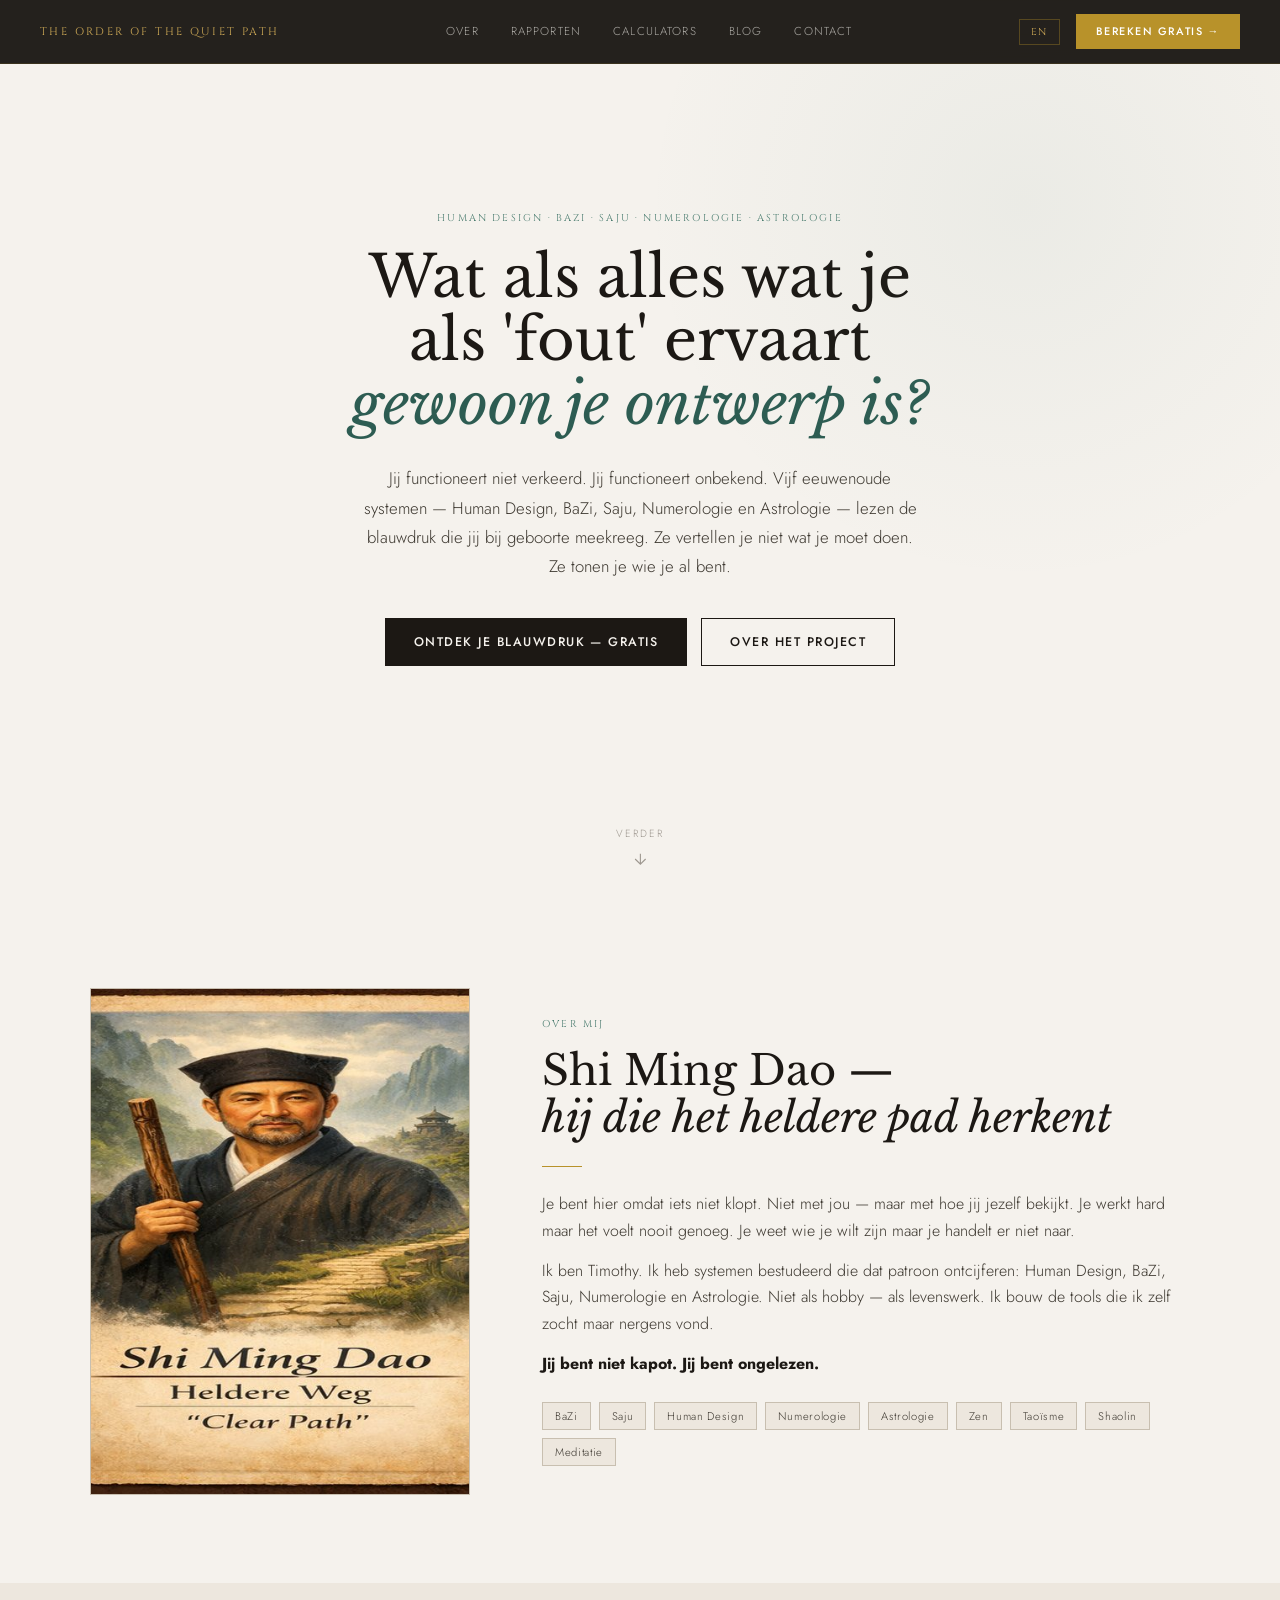
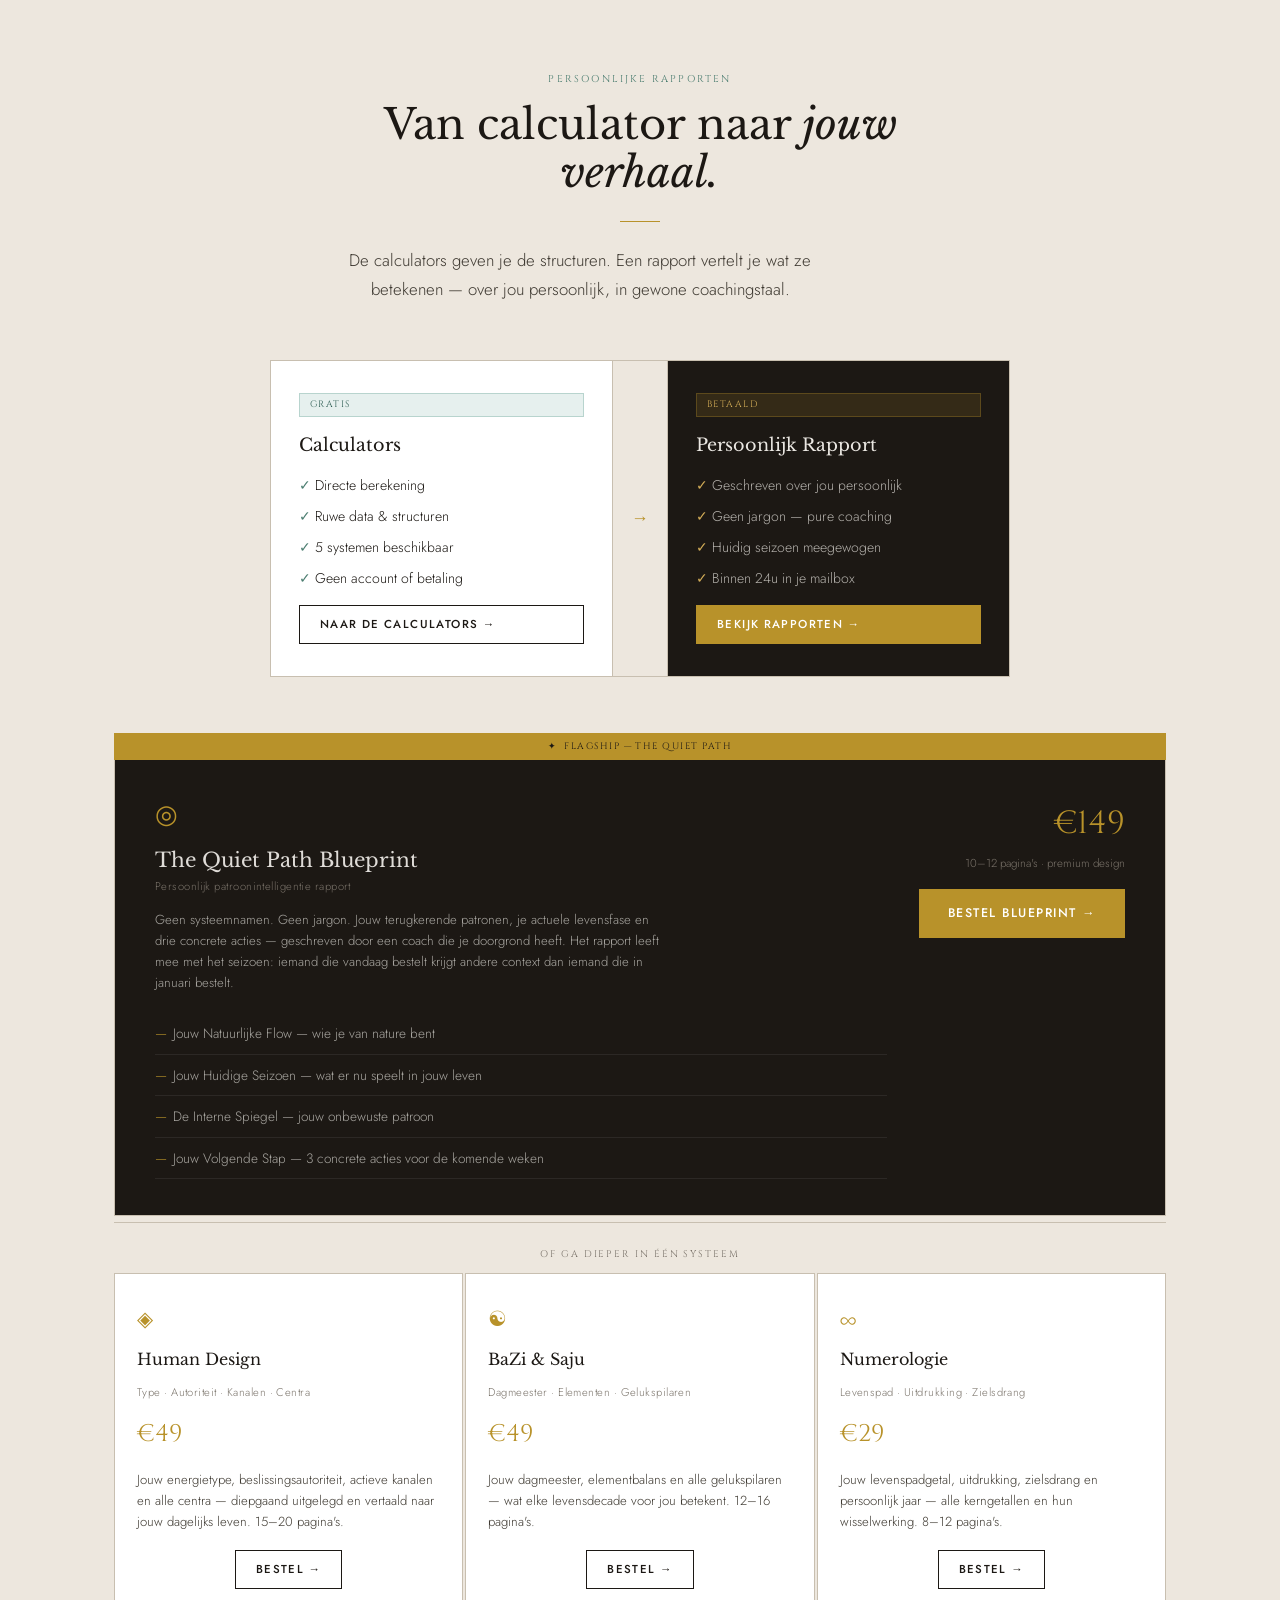
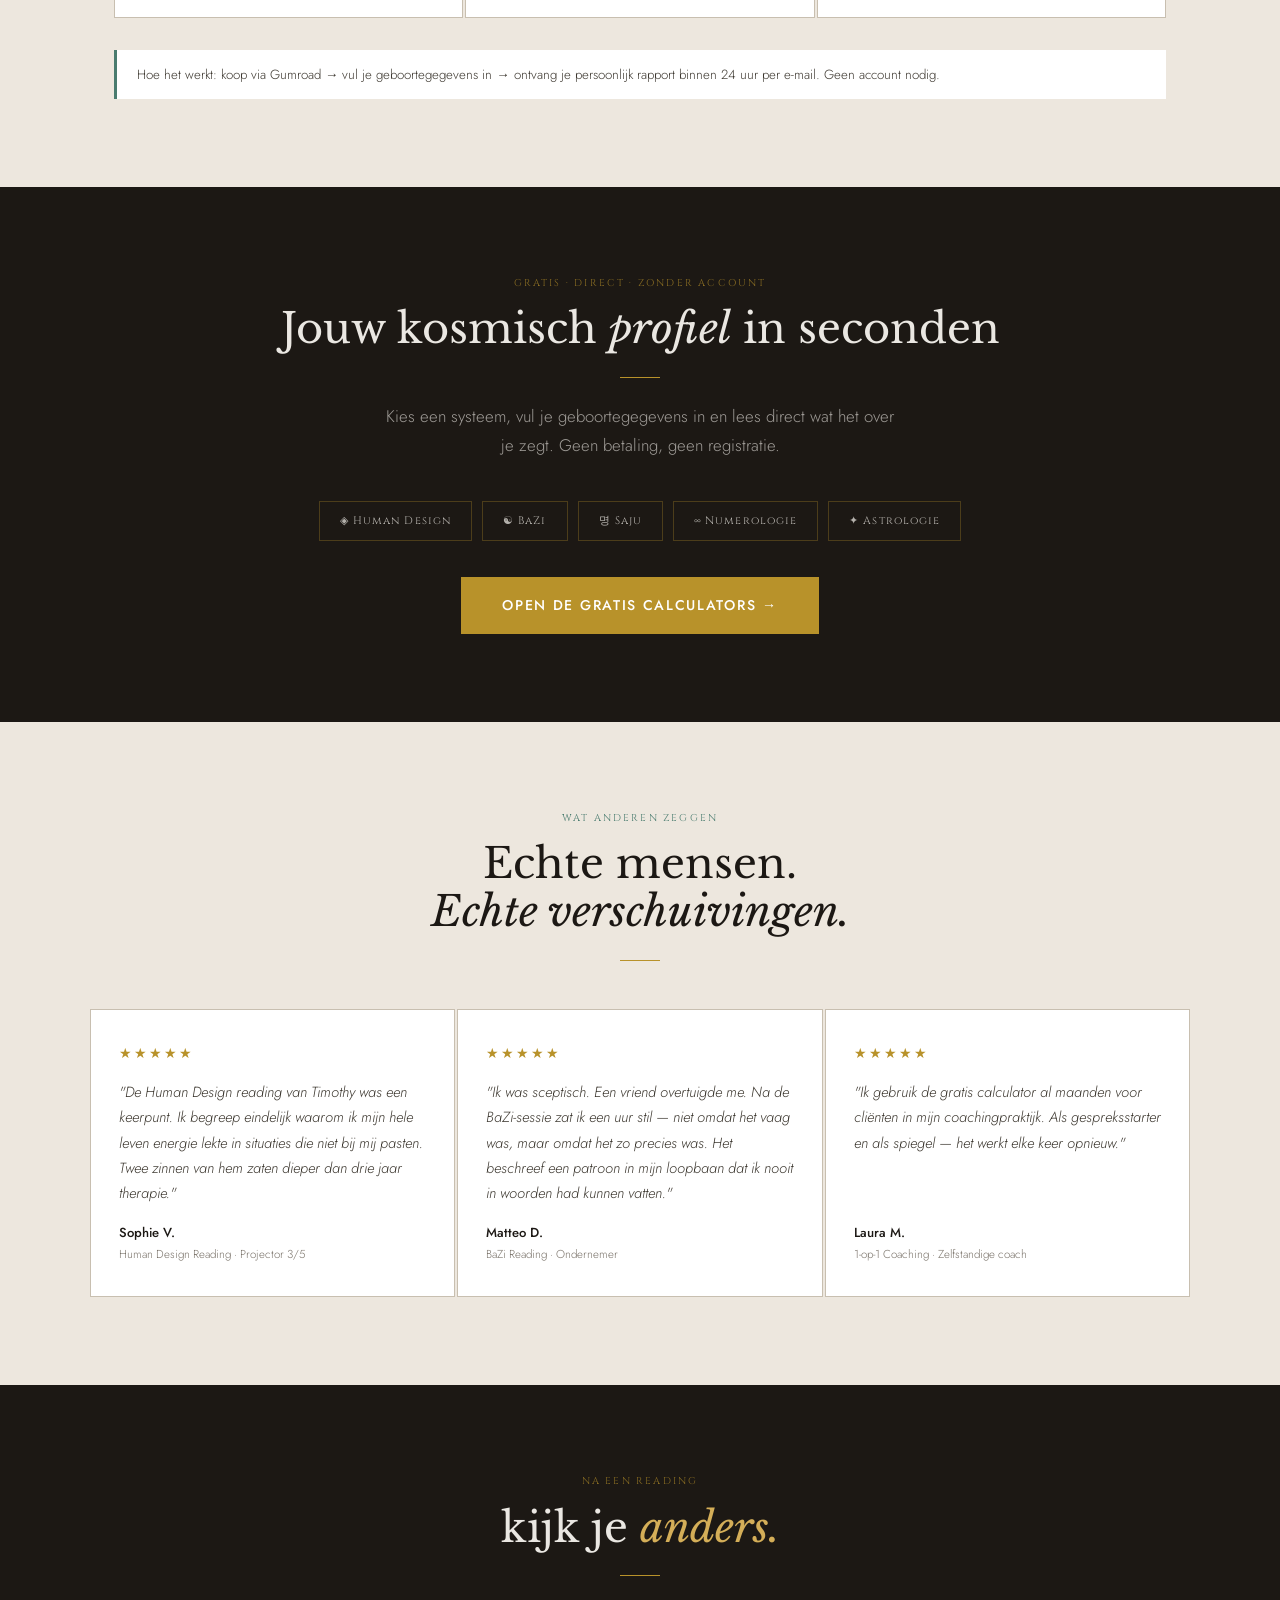
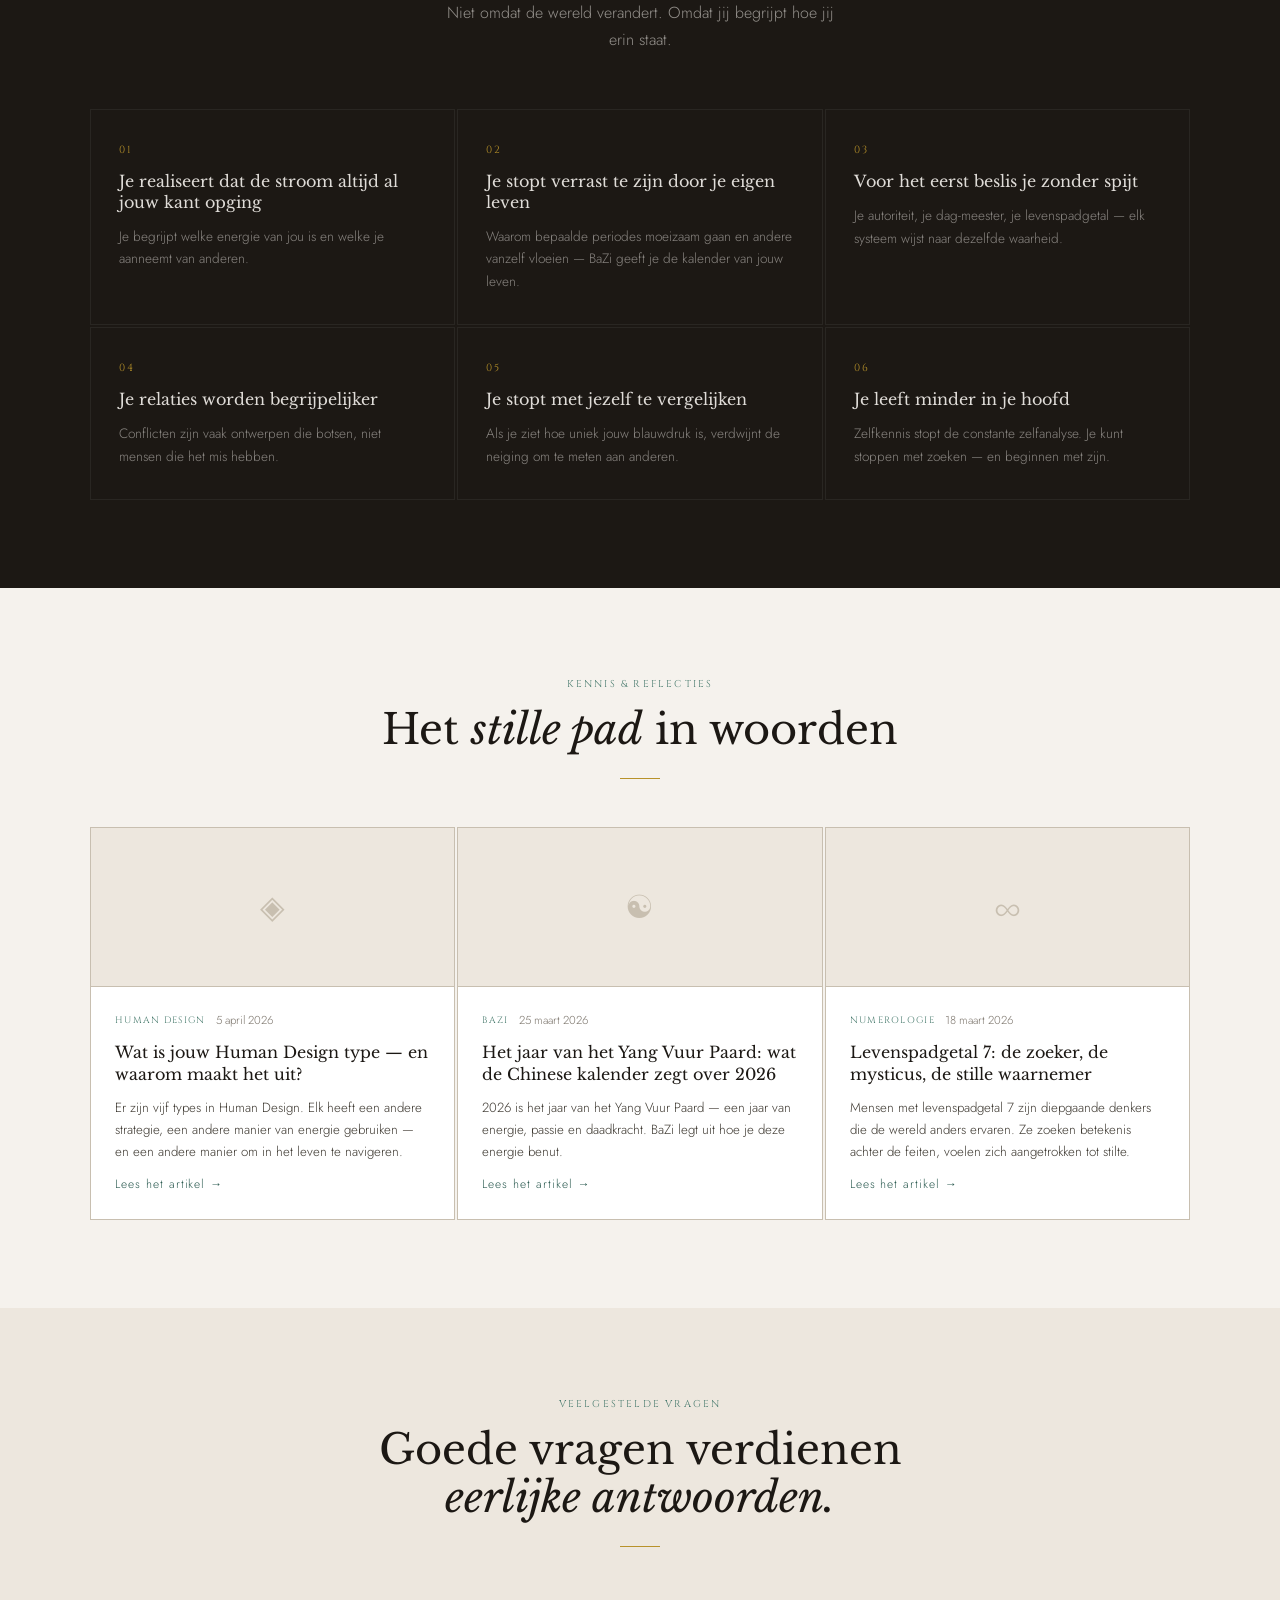
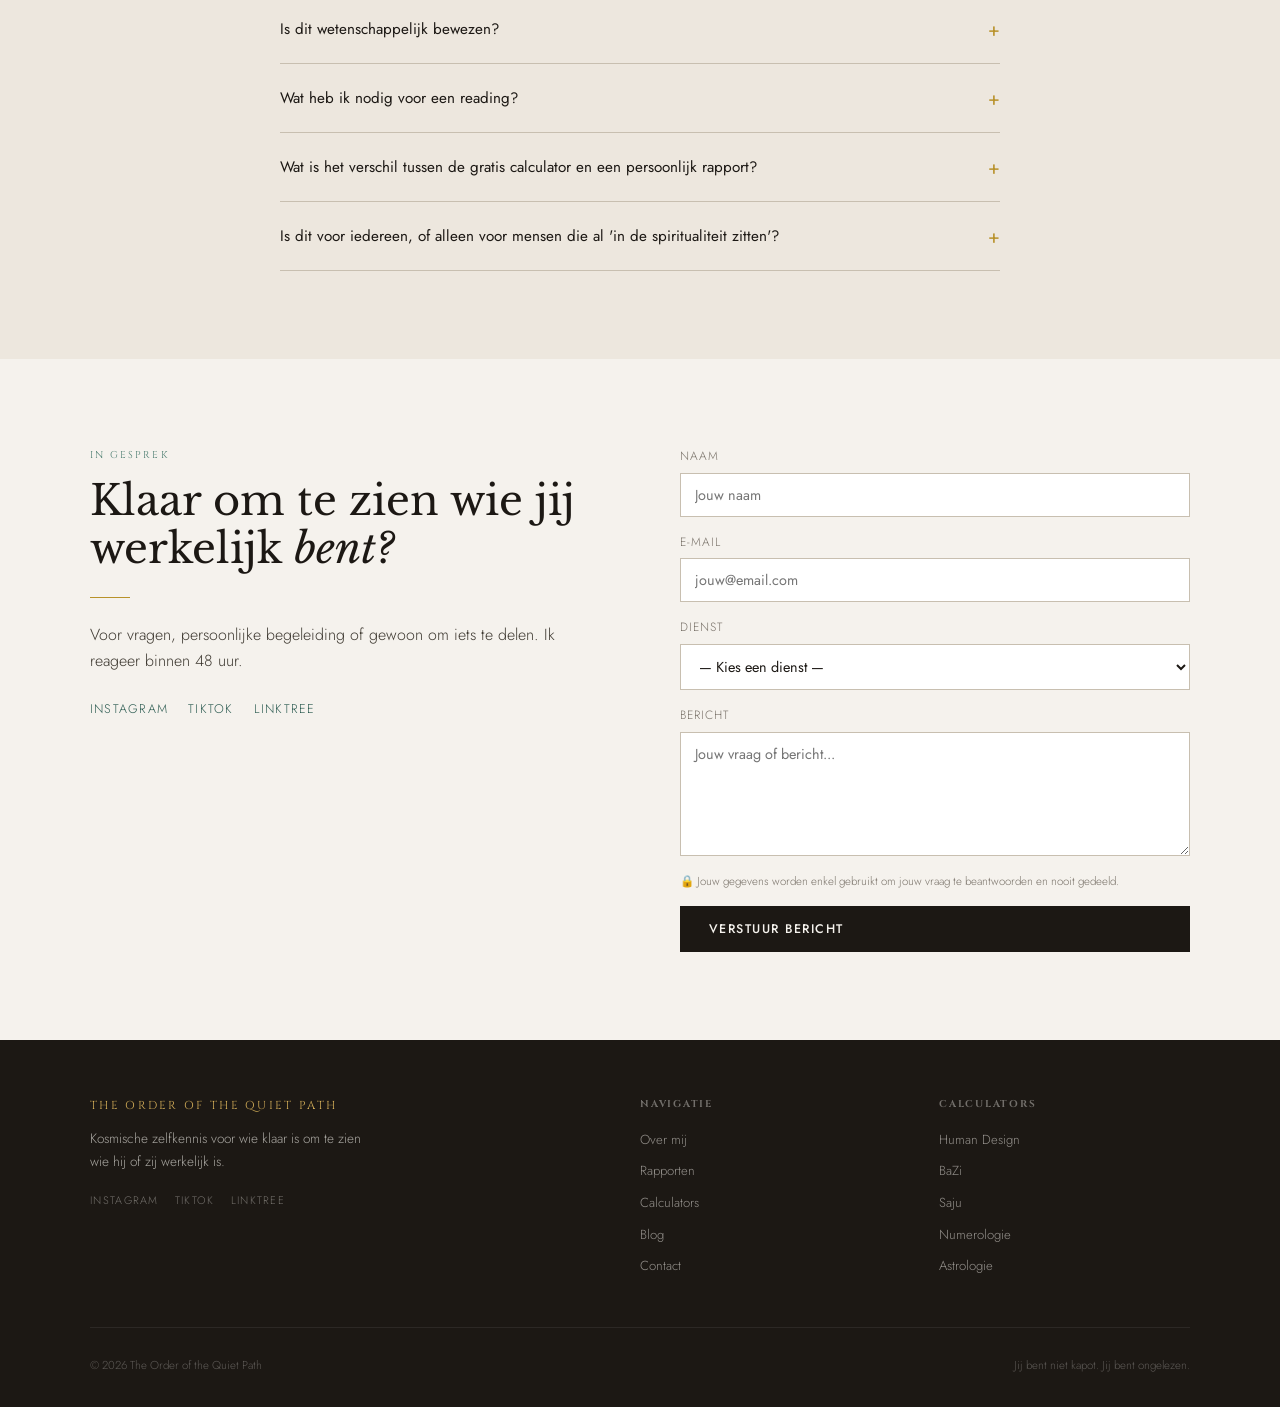
<file: index.html>
<!DOCTYPE html>
<html lang="nl">
<head>
  <meta charset="UTF-8" />
  <meta name="viewport" content="width=device-width, initial-scale=1.0" />
  <title>The Order of the Quiet Path — Human Design, BaZi, Saju, Numerologie & Astrologie</title>
  <meta name="description" content="Vijf gratis calculators voor zelfkennis: Human Design, BaZi, Saju, Numerologie en Astrologie. Persoonlijke rapporten beschikbaar. Geen account, geen betaling." />
  <link rel="canonical" href="https://theorderofthequietpath.github.io/" />
  <meta property="og:type" content="website" />
  <meta property="og:url" content="https://theorderofthequietpath.github.io/" />
  <meta property="og:title" content="The Order of the Quiet Path" />
  <meta property="og:description" content="Vijf gratis calculators voor zelfkennis. Human Design bodygraph, BaZi pilaren, Numerologie en meer. Direct. Zonder registratie." />
  <meta property="og:image" content="https://theorderofthequietpath.github.io/assets/profile-photo.jpg" />
  <link rel="preconnect" href="https://fonts.googleapis.com" />
  <link rel="preconnect" href="https://fonts.gstatic.com" crossorigin />
  <link href="https://fonts.googleapis.com/css2?family=Libre+Baskerville:ital,wght@0,400;0,700;1,400&family=Jost:wght@300;400;500;600&family=Cinzel:wght@400;500&display=swap" rel="stylesheet" />
  <style>
    /* ── Reset & base ──────────────────────────────────────────────────── */
    *, *::before, *::after { box-sizing: border-box; margin: 0; padding: 0; }
    html { scroll-behavior: smooth; font-size: 16px; }
    body {
      background: #f5f2ed;
      color: #1c1814;
      font-family: 'Jost', sans-serif;
      font-weight: 300;
      line-height: 1.65;
      overflow-x: hidden;
    }
    img { display: block; max-width: 100%; }
    a { color: inherit; text-decoration: none; }

    /* ── Tokens ────────────────────────────────────────────────────────── */
    :root {
      --bg:        #f5f2ed;
      --bg2:       #ede7de;
      --surface:   #ffffff;
      --ink:       #1c1814;
      --ink2:      #3d3830;
      --ink3:      #7a736a;
      --sage:      #4a7c6f;
      --sage-dark: #2d5c52;
      --gold:      #b8922a;
      --gold-lt:   #d4ae58;
      --stone:     #c8bfb0;
      --line:      rgba(28,24,20,0.1);
      --wrap:      min(1100px, 100% - 48px);
      --wrap-text: min(720px, 100% - 48px);
    }

    /* ── Typography helpers ────────────────────────────────────────────── */
    .serif   { font-family: 'Libre Baskerville', serif; }
    .mono    { font-family: 'Cinzel', serif; }
    .tag     { font-family: 'Cinzel', serif; font-size: 0.62rem; letter-spacing: 0.22em; text-transform: uppercase; color: var(--sage); }
    .h1      { font-family: 'Libre Baskerville', serif; font-size: clamp(2.2rem, 5vw, 3.6rem); font-weight: 400; line-height: 1.1; }
    .h2      { font-family: 'Libre Baskerville', serif; font-size: clamp(1.6rem, 3.5vw, 2.6rem); font-weight: 400; line-height: 1.15; }
    .h3      { font-family: 'Libre Baskerville', serif; font-size: 1.25rem; font-weight: 400; }
    .lede    { font-size: 1.05rem; color: var(--ink2); line-height: 1.75; max-width: 52ch; }
    .divider { width: 40px; height: 1px; background: var(--gold); margin: 24px 0; }

    /* ── Layout ────────────────────────────────────────────────────────── */
    .wrap       { width: var(--wrap); margin: 0 auto; }
    .wrap-text  { width: var(--wrap-text); margin: 0 auto; }
    section     { padding: 88px 0; }

    /* ── Buttons ───────────────────────────────────────────────────────── */
    .btn {
      display: inline-flex; align-items: center; gap: 8px;
      font-family: 'Jost', sans-serif; font-size: 0.78rem; font-weight: 500;
      letter-spacing: 0.12em; text-transform: uppercase;
      padding: 13px 28px; border: 1px solid transparent;
      cursor: pointer; transition: all 0.22s; white-space: nowrap;
    }
    .btn-primary  { background: var(--ink); color: #f5f2ed; border-color: var(--ink); }
    .btn-primary:hover { background: var(--sage-dark); border-color: var(--sage-dark); }
    .btn-outline  { background: transparent; color: var(--ink); border-color: var(--ink); }
    .btn-outline:hover { background: var(--ink); color: #f5f2ed; }
    .btn-gold     { background: var(--gold); color: #fff; border-color: var(--gold); }
    .btn-gold:hover { background: #9a7520; border-color: #9a7520; }
    .btn-sm       { padding: 9px 20px; font-size: 0.72rem; }

    /* ── Nav ───────────────────────────────────────────────────────────── */
    nav {
      position: fixed; top: 0; left: 0; right: 0; z-index: 200;
      display: flex; align-items: center; justify-content: space-between;
      padding: 0 40px; height: 64px;
      background: rgba(28,24,20,0.96); backdrop-filter: blur(12px);
      border-bottom: 1px solid rgba(184,146,42,0.15);
      transition: transform 0.3s;
    }
    nav.hide { transform: translateY(-100%); }
    .nav-logo {
      font-family: 'Cinzel', serif; font-size: 0.68rem; letter-spacing: 0.22em;
      color: var(--gold-lt); text-transform: uppercase; flex-shrink: 0;
    }
    .nav-links {
      display: flex; align-items: center; gap: 32px;
    }
    .nav-links a {
      font-size: 0.72rem; letter-spacing: 0.1em; text-transform: uppercase;
      color: rgba(245,242,237,0.65); transition: color 0.2s;
    }
    .nav-links a:hover, .nav-links a.active { color: var(--gold-lt); }
    .nav-right { display: flex; align-items: center; gap: 16px; }
    .lang-btn {
      font-family: 'Cinzel', serif; font-size: 0.62rem; letter-spacing: 0.14em;
      color: var(--gold-lt); background: transparent;
      border: 1px solid rgba(184,146,42,0.35); padding: 5px 11px; cursor: pointer;
      transition: all 0.2s;
    }
    .lang-btn:hover { background: rgba(184,146,42,0.12); }
    .nav-cta {
      font-family: 'Jost', sans-serif; font-size: 0.68rem; font-weight: 500;
      letter-spacing: 0.14em; text-transform: uppercase;
      background: var(--gold); color: #fff; padding: 9px 20px;
      border: none; cursor: pointer; transition: background 0.2s; white-space: nowrap;
    }
    .nav-cta:hover { background: #9a7520; }

    /* Mobile nav */
    .hamburger {
      display: none; flex-direction: column; gap: 5px;
      background: none; border: none; cursor: pointer; padding: 6px; z-index: 210;
    }
    .hamburger span { display: block; width: 22px; height: 1.5px; background: var(--gold-lt); transition: all 0.3s; }
    .hamburger.open span:nth-child(1) { transform: translateY(6.5px) rotate(45deg); }
    .hamburger.open span:nth-child(2) { opacity: 0; }
    .hamburger.open span:nth-child(3) { transform: translateY(-6.5px) rotate(-45deg); }
    .mobile-menu {
      display: none; position: fixed; inset: 0; z-index: 199;
      background: rgba(28,24,20,0.98); backdrop-filter: blur(16px);
      flex-direction: column; align-items: center; justify-content: center; gap: 32px;
      opacity: 0; transition: opacity 0.3s;
    }
    .mobile-menu.open { opacity: 1; }
    .mobile-menu a {
      font-family: 'Libre Baskerville', serif; font-size: 1.5rem; font-style: italic;
      color: rgba(245,242,237,0.75); transition: color 0.2s;
    }
    .mobile-menu a:hover { color: var(--gold-lt); }

    /* ── Hero ──────────────────────────────────────────────────────────── */
    #hero {
      min-height: 100vh; display: flex; align-items: center;
      padding-top: 64px; background: var(--bg);
      position: relative; overflow: hidden;
    }
    #hero::before {
      content: ''; position: absolute; top: -20%; right: -10%;
      width: 60vw; height: 60vw; border-radius: 50%;
      background: radial-gradient(circle, rgba(74,124,111,0.06) 0%, transparent 70%);
      pointer-events: none;
    }
    .hero-inner  { width: var(--wrap); margin: 0 auto; padding: 80px 0; text-align: center; }
    .hero-tag    { margin-bottom: 20px; }
    .hero-title  { margin-bottom: 28px; max-width: 18ch; margin-left: auto; margin-right: auto; }
    .hero-title em { color: var(--sage-dark); font-style: italic; }
    .hero-desc   { margin-bottom: 36px; max-width: 56ch; margin-left: auto; margin-right: auto; }
    .hero-btns   { display: flex; flex-wrap: wrap; gap: 14px; justify-content: center; }
    .hero-scroll {
      position: absolute; bottom: 32px; left: 50%; transform: translateX(-50%);
      display: flex; flex-direction: column; align-items: center; gap: 8px;
      font-size: 0.65rem; letter-spacing: 0.18em; text-transform: uppercase;
      color: var(--ink3); opacity: 0.7;
    }
    .hero-scroll svg { animation: bounce 1.8s ease-in-out infinite; }
    @keyframes bounce { 0%,100% { transform: translateY(0); } 50% { transform: translateY(5px); } }

    /* ── Stats band ────────────────────────────────────────────────────── */
    #stats {
      padding: 36px 0; background: var(--ink); border-top: 1px solid rgba(184,146,42,0.2);
    }
    .stats-row {
      width: var(--wrap); margin: 0 auto;
      display: grid; grid-template-columns: repeat(4, 1fr);
      text-align: center; gap: 0;
    }
    .stat-item { padding: 12px 0; border-right: 1px solid rgba(255,255,255,0.06); }
    .stat-item:last-child { border: 0; }
    .stat-num  { font-family: 'Cinzel', serif; font-size: 2rem; color: var(--gold-lt); }
    .stat-lbl  { font-size: 0.7rem; letter-spacing: 0.1em; text-transform: uppercase; color: rgba(245,242,237,0.45); margin-top: 4px; }

    /* ── Over ──────────────────────────────────────────────────────────── */
    #over { background: var(--bg); }
    .over-grid {
      display: grid; grid-template-columns: 380px 1fr;
      gap: 72px; align-items: center; width: var(--wrap); margin: 0 auto;
    }
    .over-img {
      aspect-ratio: 3/4; overflow: hidden;
      border: 1px solid var(--stone);
    }
    .over-img img { width: 100%; height: 100%; object-fit: cover; object-position: center; }
    .over-tags { display: flex; flex-wrap: wrap; gap: 8px; margin-top: 24px; }
    .over-tag  { font-size: 0.7rem; letter-spacing: 0.06em; padding: 4px 12px; background: var(--bg2); border: 1px solid var(--stone); color: var(--ink2); }

    /* ── Rapporten ─────────────────────────────────────────────────────── */
    #rapporten { background: var(--bg2); }
    .rapporten-intro { text-align: center; max-width: 640px; margin: 0 auto 56px; }
    .vs-block {
      display: grid; grid-template-columns: 1fr 56px 1fr;
      align-items: stretch; gap: 0;
      max-width: 740px; margin: 0 auto 56px;
      border: 1px solid var(--stone);
    }
    .vs-col { padding: 32px 28px; display: flex; flex-direction: column; gap: 14px; }
    .vs-free { background: var(--surface); }
    .vs-paid { background: var(--ink); color: rgba(245,242,237,0.88); }
    .vs-divider {
      display: flex; align-items: center; justify-content: center;
      background: var(--bg2); border-left: 1px solid var(--stone); border-right: 1px solid var(--stone);
      font-size: 1.1rem; color: var(--gold);
    }
    .vs-badge {
      display: inline-block; font-family: 'Cinzel', serif;
      font-size: 0.58rem; letter-spacing: 0.16em; text-transform: uppercase;
      padding: 3px 10px;
    }
    .vs-badge-free { background: #e6f0ee; color: var(--sage-dark); border: 1px solid #b8d4ce; }
    .vs-badge-paid { background: rgba(184,146,42,0.15); color: var(--gold-lt); border: 1px solid rgba(184,146,42,0.3); }
    .vs-col h3 { font-family: 'Libre Baskerville', serif; font-size: 1.1rem; font-weight: 400; }
    .vs-paid h3 { color: rgba(245,242,237,0.95); }
    .vs-list { list-style: none; display: flex; flex-direction: column; gap: 8px; font-size: 0.88rem; }
    .vs-list li::before { content: '✓  '; color: var(--sage); }
    .vs-paid .vs-list { color: rgba(245,242,237,0.7); }
    .vs-paid .vs-list li::before { color: var(--gold-lt); }

    .rapport-cards {
      display: grid; grid-template-columns: repeat(3, 1fr);
      gap: 2px; width: var(--wrap); margin: 0 auto;
    }
    .rc {
      background: var(--surface); padding: 28px 22px;
      display: flex; flex-direction: column; gap: 10px;
      border: 1px solid var(--stone); position: relative;
    }
    .rc--hero { background: var(--ink); color: rgba(245,242,237,0.88); padding-top: 46px; }
    .rc--blueprint {
      grid-column: 1 / -1; background: var(--ink);
      color: rgba(245,242,237,0.9); padding: 48px 40px 36px;
    }
    .rc--blueprint .rc-desc { color: rgba(245,242,237,0.65); max-width: 72ch; }
    .rc-features {
      list-style: none; margin-top: 20px;
      display: flex; flex-direction: column; gap: 0;
    }
    .rc-features li {
      font-size: 0.85rem; color: rgba(245,242,237,0.65); padding: 9px 0 9px 18px;
      border-bottom: 1px solid rgba(255,255,255,0.07); position: relative;
    }
    .rc-features li::before { content: '—'; position: absolute; left: 0; color: var(--gold); }
    .rc-divider-label {
      grid-column: 1 / -1; padding: 24px 0 8px; text-align: center;
      font-family: 'Cinzel', serif; font-size: 0.6rem; letter-spacing: 0.2em;
      text-transform: uppercase; color: var(--ink3);
      border-top: 1px solid var(--stone); margin-top: 4px;
    }
    .rc--hero .rc-name, .rc--hero .rc-sub { color: rgba(245,242,237,0.88); }
    .rc--hero .rc-price { color: var(--gold-lt); }
    .rc--hero .rc-desc  { color: rgba(245,242,237,0.6); }
    .rc-ribbon {
      position: absolute; top: -1px; left: -1px; right: -1px;
      background: var(--gold); color: var(--ink);
      font-family: 'Cinzel', serif; font-size: 0.58rem; letter-spacing: 0.16em;
      text-transform: uppercase; text-align: center; padding: 6px;
    }
    .rc-icon  { font-size: 1.3rem; color: var(--gold); }
    .rc-name  { font-family: 'Libre Baskerville', serif; font-size: 1rem; font-weight: 400; }
    .rc-sub   { font-size: 0.7rem; color: var(--ink3); letter-spacing: 0.04em; }
    .rc-price { font-family: 'Cinzel', serif; font-size: 1.5rem; color: var(--gold); margin: 4px 0; }
    .rc-desc  { font-size: 0.82rem; color: var(--ink2); line-height: 1.6; flex: 1; }
    .rc-cta   { margin-top: 8px; text-align: center; }
    .rapport-note {
      width: var(--wrap); margin: 32px auto 0;
      padding: 14px 20px; background: var(--surface); border-left: 3px solid var(--sage);
      font-size: 0.83rem; color: var(--ink2); line-height: 1.6;
    }

    /* ── Calculators CTA ───────────────────────────────────────────────── */
    .tools-preview {
      display: flex; flex-wrap: wrap; justify-content: center; gap: 10px;
    }
    .tool-pill {
      font-family: 'Cinzel', serif; font-size: 0.68rem; letter-spacing: 0.1em;
      padding: 10px 20px; border: 1px solid rgba(184,146,42,0.3);
      color: rgba(245,242,237,0.7); transition: all 0.2s;
      text-decoration: none;
    }
    .tool-pill:hover { border-color: var(--gold-lt); color: var(--gold-lt); background: rgba(184,146,42,0.07); }

    /* ── Testimonials ──────────────────────────────────────────────────── */
    #testimonials { background: var(--bg2); }
    .testimonials-header { text-align: center; max-width: 560px; margin: 0 auto 48px; }
    .testimonials-grid {
      display: grid; grid-template-columns: repeat(3, 1fr); gap: 2px;
      width: var(--wrap); margin: 0 auto;
    }
    .tc {
      background: var(--surface); padding: 32px 28px;
      border: 1px solid var(--stone); display: flex; flex-direction: column; gap: 16px;
    }
    .tc-stars { color: var(--gold); letter-spacing: 2px; font-size: 0.85rem; }
    .tc-text  { font-size: 0.92rem; color: var(--ink2); line-height: 1.7; flex: 1; font-style: italic; }
    .tc-name  { font-size: 0.82rem; font-weight: 500; }
    .tc-role  { font-size: 0.72rem; color: var(--ink3); margin-top: 2px; }

    /* ── Impact ────────────────────────────────────────────────────────── */
    #impact { background: var(--ink); color: rgba(245,242,237,0.88); }
    #impact .tag { color: rgba(184,146,42,0.7); }
    .impact-header { text-align: center; max-width: 560px; margin: 0 auto 56px; }
    .impact-header .h2 { color: rgba(245,242,237,0.95); }
    .impact-header .h2 em { color: var(--gold-lt); font-style: italic; }
    .impact-header .divider { background: var(--gold); margin: 24px auto; }
    .impact-grid {
      display: grid; grid-template-columns: repeat(3, 1fr); gap: 2px;
      width: var(--wrap); margin: 0 auto;
    }
    .impact-item {
      padding: 32px 28px; border: 1px solid rgba(255,255,255,0.06);
      display: flex; flex-direction: column; gap: 12px;
    }
    .impact-num   { font-family: 'Cinzel', serif; font-size: 0.65rem; letter-spacing: 0.2em; color: var(--gold); }
    .impact-title { font-family: 'Libre Baskerville', serif; font-size: 1rem; font-weight: 400; color: rgba(245,242,237,0.9); line-height: 1.3; }
    .impact-desc  { font-size: 0.85rem; color: rgba(245,242,237,0.5); line-height: 1.65; }

    /* ── Blog ──────────────────────────────────────────────────────────── */
    #blog { background: var(--bg); }
    .blog-header { text-align: center; max-width: 560px; margin: 0 auto 48px; }
    .blog-grid {
      display: grid; grid-template-columns: repeat(3, 1fr); gap: 2px;
      width: var(--wrap); margin: 0 auto;
    }
    .blog-card { background: var(--surface); border: 1px solid var(--stone); display: flex; flex-direction: column; }
    .blog-card-img {
      aspect-ratio: 16/7; background: var(--bg2);
      display: flex; align-items: center; justify-content: center;
      font-size: 2rem; color: var(--stone); border-bottom: 1px solid var(--stone);
    }
    .blog-card-body { padding: 24px; display: flex; flex-direction: column; gap: 12px; flex: 1; }
    .blog-meta   { display: flex; align-items: center; gap: 10px; }
    .blog-tag    { font-family: 'Cinzel', serif; font-size: 0.58rem; letter-spacing: 0.14em; text-transform: uppercase; color: var(--sage); }
    .blog-date   { font-size: 0.72rem; color: var(--ink3); }
    .blog-title  { font-family: 'Libre Baskerville', serif; font-size: 1rem; font-weight: 400; line-height: 1.35; }
    .blog-excerpt{ font-size: 0.83rem; color: var(--ink2); line-height: 1.65; flex: 1; }
    .blog-read   { font-size: 0.75rem; letter-spacing: 0.08em; color: var(--sage-dark); margin-top: auto; }
    .blog-read:hover { text-decoration: underline; }

    /* ── FAQ ───────────────────────────────────────────────────────────── */
    #faq { background: var(--bg2); }
    .faq-header { text-align: center; max-width: 560px; margin: 0 auto 48px; }
    .faq-list { width: var(--wrap-text); margin: 0 auto; display: flex; flex-direction: column; }
    .faq-item { border-bottom: 1px solid var(--stone); }
    .faq-q {
      width: 100%; display: flex; justify-content: space-between; align-items: center; gap: 20px;
      padding: 20px 0; background: none; border: none; cursor: pointer;
      font-family: 'Jost', sans-serif; font-size: 0.95rem; font-weight: 400;
      color: var(--ink); text-align: left;
    }
    .faq-q:hover { color: var(--sage-dark); }
    .faq-icon { font-size: 1.2rem; color: var(--gold); flex-shrink: 0; transition: transform 0.25s; }
    .faq-item.open .faq-icon { transform: rotate(45deg); }
    .faq-a { display: none; padding: 0 0 20px; }
    .faq-item.open .faq-a { display: block; }
    .faq-a p, .faq-a-inner { font-size: 0.9rem; color: var(--ink2); line-height: 1.75; }

    /* ── Contact ───────────────────────────────────────────────────────── */
    #contact { background: var(--bg); }
    .contact-grid {
      display: grid; grid-template-columns: 1fr 1fr; gap: 80px; align-items: start;
      width: var(--wrap); margin: 0 auto;
    }
    .contact-social { display: flex; gap: 20px; margin-top: 24px; }
    .contact-social a { font-size: 0.78rem; letter-spacing: 0.1em; text-transform: uppercase; color: var(--sage-dark); }
    .contact-social a:hover { text-decoration: underline; }
    .contact-form { display: flex; flex-direction: column; gap: 16px; }
    .form-field { display: flex; flex-direction: column; gap: 6px; }
    .form-field label { font-size: 0.75rem; letter-spacing: 0.08em; text-transform: uppercase; color: var(--ink3); }
    .form-field input, .form-field select, .form-field textarea {
      width: 100%; padding: 11px 14px;
      border: 1px solid var(--stone); background: var(--surface);
      font-family: 'Jost', sans-serif; font-size: 0.9rem; color: var(--ink);
      transition: border-color 0.2s;
    }
    .form-field input:focus, .form-field select:focus, .form-field textarea:focus {
      outline: none; border-color: var(--sage);
    }
    .form-field textarea { resize: vertical; min-height: 120px; }
    .form-privacy { font-size: 0.72rem; color: var(--ink3); line-height: 1.6; }
    .form-privacy a { color: var(--sage); text-decoration: underline; }

    /* ── Footer ────────────────────────────────────────────────────────── */
    footer {
      background: var(--ink); color: rgba(245,242,237,0.65);
      padding: 56px 0 32px;
    }
    .footer-inner {
      width: var(--wrap); margin: 0 auto;
      display: grid; grid-template-columns: 2fr 1fr 1fr; gap: 48px;
      padding-bottom: 40px; border-bottom: 1px solid rgba(255,255,255,0.07);
    }
    .footer-logo { font-family: 'Cinzel', serif; font-size: 0.72rem; letter-spacing: 0.2em; color: var(--gold-lt); text-transform: uppercase; }
    .footer-tagline { font-size: 0.85rem; line-height: 1.65; margin-top: 12px; max-width: 36ch; }
    .footer-socials { display: flex; gap: 16px; margin-top: 20px; }
    .footer-socials a { font-size: 0.68rem; letter-spacing: 0.12em; text-transform: uppercase; color: rgba(245,242,237,0.4); transition: color 0.2s; }
    .footer-socials a:hover { color: var(--gold-lt); }
    .footer-col h5 { font-family: 'Cinzel', serif; font-size: 0.62rem; letter-spacing: 0.18em; text-transform: uppercase; color: rgba(245,242,237,0.4); margin-bottom: 16px; }
    .footer-col a  { display: block; font-size: 0.82rem; color: rgba(245,242,237,0.55); margin-bottom: 10px; transition: color 0.2s; }
    .footer-col a:hover { color: var(--gold-lt); }
    .footer-bottom {
      width: var(--wrap); margin: 28px auto 0;
      display: flex; justify-content: space-between; align-items: center; flex-wrap: wrap; gap: 8px;
      font-size: 0.72rem; color: rgba(245,242,237,0.3);
    }

    /* ── Reveal animations ─────────────────────────────────────────────── */
    .reveal { opacity: 0; transform: translateY(18px); transition: opacity 0.55s ease, transform 0.55s ease; }
    .reveal.in { opacity: 1; transform: none; }

    /* ── Responsive ────────────────────────────────────────────────────── */
    @media (max-width: 960px) {
      .nav-links, .nav-cta { display: none; }
      .hamburger { display: flex; }
      .mobile-menu { display: flex; }
      .over-grid { grid-template-columns: 1fr; }
      .over-img { aspect-ratio: 4/3; max-width: 480px; }
      .rapport-cards { grid-template-columns: repeat(2, 1fr); }
      .testimonials-grid { grid-template-columns: 1fr; }
      .impact-grid { grid-template-columns: repeat(2, 1fr); }
      .blog-grid { grid-template-columns: 1fr; }
      .contact-grid { grid-template-columns: 1fr; gap: 48px; }
      .footer-inner { grid-template-columns: 1fr 1fr; }
      .stats-row { grid-template-columns: repeat(2, 1fr); }
      .stat-item { border-right: none; border-bottom: 1px solid rgba(255,255,255,0.06); }
    }
    @media (max-width: 560px) {
      nav { padding: 0 20px; }
      section { padding: 64px 0; }
      .rapport-cards { grid-template-columns: 1fr; }
      .impact-grid { grid-template-columns: 1fr; }
      .vs-block { grid-template-columns: 1fr; }
      .vs-divider { border: none; border-top: 1px solid var(--stone); border-bottom: 1px solid var(--stone); padding: 10px; font-size: 0.9rem; }
      .footer-inner { grid-template-columns: 1fr; gap: 32px; }
    }

    /* ── Print ─────────────────────────────────────────────────────────── */
    @media print { nav, #stats, footer { display: none; } section { padding: 32px 0; } }
  </style>
</head>
<body>

  <!-- NAV -->
  <nav id="mainNav">
    <a href="#hero" class="nav-logo">The Order of the Quiet Path</a>
    <div class="nav-links">
      <a href="#over" data-nl="Over" data-en="About">Over</a>
      <a href="#rapporten" data-nl="Rapporten" data-en="Reports">Rapporten</a>
      <a href="#calculators" data-nl="Calculators" data-en="Calculators">Calculators</a>
      <a href="#blog">Blog</a>
      <a href="#contact">Contact</a>
    </div>
    <div class="nav-right">
      <button class="lang-btn" id="langToggle">EN</button>
      <a href="#calculators" class="nav-cta" data-nl="Bereken gratis →" data-en="Calculate free →">Bereken gratis →</a>
      <button class="hamburger" id="hamburgerBtn" aria-label="Menu">
        <span></span><span></span><span></span>
      </button>
    </div>
  </nav>

  <div class="mobile-menu" id="mobileMenu">
    <a href="#over" onclick="closeMobile()" data-nl="Over" data-en="About">Over</a>
    <a href="#rapporten" onclick="closeMobile()" data-nl="Rapporten" data-en="Reports">Rapporten</a>
    <a href="#calculators" onclick="closeMobile()" data-nl="Calculators" data-en="Calculators">Calculators</a>
    <a href="#blog" onclick="closeMobile()">Blog</a>
    <a href="#contact" onclick="closeMobile()">Contact</a>
  </div>

  <!-- HERO -->
  <section id="hero">
    <div class="hero-inner">
      <p class="tag hero-tag" data-nl="Human Design · BaZi · Saju · Numerologie · Astrologie" data-en="Human Design · BaZi · Saju · Numerology · Astrology">Human Design · BaZi · Saju · Numerologie · Astrologie</p>
      <h1 class="h1 hero-title" data-nl="Wat als alles wat je<br/>als 'fout' ervaart<br/><em>gewoon je ontwerp is?</em>" data-en="What if everything you<br/>experience as 'wrong'<br/><em>is just your design?</em>">Wat als alles wat je<br/>als 'fout' ervaart<br/><em>gewoon je ontwerp is?</em></h1>
      <p class="lede hero-desc" data-nl="Jij functioneert niet verkeerd. Jij functioneert onbekend. Vijf eeuwenoude systemen — Human Design, BaZi, Saju, Numerologie en Astrologie — lezen de blauwdruk die jij bij geboorte meekreeg. Ze vertellen je niet wat je moet doen. Ze tonen je wie je al bent." data-en="You don't function incorrectly. You function unknown. Five ancient systems — Human Design, BaZi, Saju, Numerology and Astrology — read the blueprint you were born with. They don't tell you what to do. They show you who you already are.">Jij functioneert niet verkeerd. Jij functioneert onbekend. Vijf eeuwenoude systemen — Human Design, BaZi, Saju, Numerologie en Astrologie — lezen de blauwdruk die jij bij geboorte meekreeg. Ze vertellen je niet wat je moet doen. Ze tonen je wie je al bent.</p>
      <div class="hero-btns">
        <a href="#calculators" class="btn btn-primary" data-nl="Ontdek je blauwdruk — gratis" data-en="Discover your blueprint — free">Ontdek je blauwdruk — gratis</a>
        <a href="#over" class="btn btn-outline" data-nl="Over het project" data-en="About the project">Over het project</a>
      </div>
    </div>
    <a href="#stats" class="hero-scroll" aria-label="Scroll">
      <span data-nl="Verder" data-en="More">Verder</span>
      <svg width="18" height="18" viewBox="0 0 24 24" fill="none" stroke="currentColor" stroke-width="1.5"><path d="M12 5v14M5 12l7 7 7-7"/></svg>
    </a>
  </section>

  <!-- STATS -->

  <!-- OVER -->
  <section id="over">
    <div class="over-grid">
      <div class="over-img reveal">
        <img src="assets/profile-photo.jpg" alt="Shi Ming Dao — Timothy" />
      </div>
      <div class="reveal">
        <p class="tag" data-nl="Over mij" data-en="About me">Over mij</p>
        <h2 class="h2" style="margin-top:14px;" data-nl="Shi Ming Dao —<br/><em>hij die het heldere pad herkent</em>" data-en="Shi Ming Dao —<br/><em>one who recognizes the clear path</em>">Shi Ming Dao —<br/><em style="color:var(--sage-dark);">hij die het heldere pad herkent</em></h2>
        <div class="divider"></div>
        <p style="color:var(--ink2);margin-bottom:14px;" data-nl="Je bent hier omdat iets niet klopt. Niet met jou — maar met hoe jij jezelf bekijkt. Je werkt hard maar het voelt nooit genoeg. Je weet wie je wilt zijn maar je handelt er niet naar." data-en="You're here because something doesn't fit. Not with you — but with how you see yourself. You work hard but it never feels enough. You know who you want to be but don't act accordingly.">Je bent hier omdat iets niet klopt. Niet met jou — maar met hoe jij jezelf bekijkt. Je werkt hard maar het voelt nooit genoeg. Je weet wie je wilt zijn maar je handelt er niet naar.</p>
        <p style="color:var(--ink2);margin-bottom:14px;" data-nl="Ik ben Timothy. Ik heb systemen bestudeerd die dat patroon ontcijferen: Human Design, BaZi, Saju, Numerologie en Astrologie. Niet als hobby — als levenswerk. Ik bouw de tools die ik zelf zocht maar nergens vond." data-en="I'm Timothy. I've studied systems that decode that pattern: Human Design, BaZi, Saju, Numerology and Astrology. Not as a hobby — as life's work. I build the tools I sought but never found.">Ik ben Timothy. Ik heb systemen bestudeerd die dat patroon ontcijferen: Human Design, BaZi, Saju, Numerologie en Astrologie. Niet als hobby — als levenswerk. Ik bouw de tools die ik zelf zocht maar nergens vond.</p>
        <p style="margin-bottom:20px;"><strong data-nl="Jij bent niet kapot. Jij bent ongelezen." data-en="You are not broken. You are unread.">Jij bent niet kapot. Jij bent ongelezen.</strong></p>
        <div class="over-tags">
          <span class="over-tag">BaZi</span><span class="over-tag">Saju</span><span class="over-tag">Human Design</span>
          <span class="over-tag">Numerologie</span><span class="over-tag">Astrologie</span><span class="over-tag">Zen</span>
          <span class="over-tag">Taoïsme</span><span class="over-tag">Shaolin</span><span class="over-tag">Meditatie</span>
        </div>
      </div>
    </div>
  </section>

  <!-- RAPPORTEN -->
  <section id="rapporten">
    <div class="wrap">
      <div class="rapporten-intro reveal">
        <p class="tag" data-nl="Persoonlijke Rapporten" data-en="Personal Reports">Persoonlijke Rapporten</p>
        <h2 class="h2" style="margin-top:14px;" data-nl="Van calculator naar <em>jouw verhaal.</em>" data-en="From calculator to <em>your story.</em>">Van calculator naar <em style="color:var(--sage-dark);">jouw verhaal.</em></h2>
        <div class="divider" style="margin:24px auto;"></div>
        <p class="lede" data-nl="De calculators geven je de structuren. Een rapport vertelt je wat ze betekenen — over jou persoonlijk, in gewone coachingstaal." data-en="The calculators give you the structures. A report tells you what they mean — about you personally, in plain coaching language.">De calculators geven je de structuren. Een rapport vertelt je wat ze betekenen — over jou persoonlijk, in gewone coachingstaal.</p>
      </div>

      <div class="vs-block reveal">
        <div class="vs-col vs-free">
          <span class="vs-badge vs-badge-free" data-nl="Gratis" data-en="Free">Gratis</span>
          <h3 data-nl="Calculators" data-en="Calculators">Calculators</h3>
          <ul class="vs-list">
            <li data-nl="Directe berekening" data-en="Instant calculation">Directe berekening</li>
            <li data-nl="Ruwe data & structuren" data-en="Raw data & structures">Ruwe data &amp; structuren</li>
            <li data-nl="5 systemen beschikbaar" data-en="5 systems available">5 systemen beschikbaar</li>
            <li data-nl="Geen account of betaling" data-en="No account or payment">Geen account of betaling</li>
          </ul>
          <a href="#calculators" class="btn btn-outline btn-sm" style="margin-top:auto;" data-nl="Naar de calculators →" data-en="Go to calculators →">Naar de calculators →</a>
        </div>
        <div class="vs-divider">→</div>
        <div class="vs-col vs-paid">
          <span class="vs-badge vs-badge-paid" data-nl="Betaald" data-en="Paid">Betaald</span>
          <h3 data-nl="Persoonlijk Rapport" data-en="Personal Report">Persoonlijk Rapport</h3>
          <ul class="vs-list">
            <li data-nl="Geschreven over jou persoonlijk" data-en="Written about you personally">Geschreven over jou persoonlijk</li>
            <li data-nl="Geen jargon — pure coaching" data-en="No jargon — pure coaching">Geen jargon — pure coaching</li>
            <li data-nl="Huidig seizoen meegewogen" data-en="Current season included">Huidig seizoen meegewogen</li>
            <li data-nl="Binnen 24u in je mailbox" data-en="In your inbox within 24h">Binnen 24u in je mailbox</li>
          </ul>
          <a href="#rapport-opties" class="btn btn-gold btn-sm" style="margin-top:auto;" data-nl="Bekijk rapporten →" data-en="View reports →">Bekijk rapporten →</a>
        </div>
      </div>

      <div id="rapport-opties" class="rapport-cards reveal">

        <!-- ── THE QUIET PATH BLUEPRINT (flagship, volledige breedte) ── -->
        <div class="rc rc--blueprint" style="grid-column:1/-1;">
          <div class="rc-ribbon" style="background:var(--gold);" data-nl="✦ &nbsp;Flagship — The Quiet Path" data-en="✦ &nbsp;Flagship — The Quiet Path">✦ &nbsp;Flagship — The Quiet Path</div>
          <div style="display:grid;grid-template-columns:1fr auto;gap:32px;align-items:start;padding-top:12px;">
            <div>
              <div class="rc-icon" style="font-size:1.6rem;">◎</div>
              <div class="rc-name" style="font-size:1.25rem;margin-top:8px;" data-nl="The Quiet Path Blueprint" data-en="The Quiet Path Blueprint">The Quiet Path Blueprint</div>
              <div class="rc-sub" data-nl="Persoonlijk patroonintelligentie rapport" data-en="Personal pattern intelligence report">Persoonlijk patroonintelligentie rapport</div>
              <p class="rc-desc" style="max-width:64ch;margin-top:14px;" data-nl="Geen systeemnamen. Geen jargon. Jouw terugkerende patronen, je actuele levensfase en drie concrete acties — geschreven door een coach die je doorgrond heeft. Het rapport leeft mee met het seizoen: iemand die vandaag bestelt krijgt andere context dan iemand die in januari bestelt." data-en="No system names. No jargon. Your recurring patterns, your current life phase and three concrete actions — written by a coach who truly sees you. The report lives with the season: someone ordering today receives different context than someone ordering in January.">Geen systeemnamen. Geen jargon. Jouw terugkerende patronen, je actuele levensfase en drie concrete acties — geschreven door een coach die je doorgrond heeft. Het rapport leeft mee met het seizoen: iemand die vandaag bestelt krijgt andere context dan iemand die in januari bestelt.</p>
              <ul class="rc-features">
                <li data-nl="Jouw Natuurlijke Flow — wie je van nature bent" data-en="Your Natural Flow — who you naturally are">Jouw Natuurlijke Flow — wie je van nature bent</li>
                <li data-nl="Jouw Huidige Seizoen — wat er nu speelt in jouw leven" data-en="Your Current Season — what's happening in your life now">Jouw Huidige Seizoen — wat er nu speelt in jouw leven</li>
                <li data-nl="De Interne Spiegel — jouw onbewuste patroon" data-en="The Internal Mirror — your unconscious pattern">De Interne Spiegel — jouw onbewuste patroon</li>
                <li data-nl="Jouw Volgende Stap — 3 concrete acties voor de komende weken" data-en="Your Next Step — 3 concrete actions for the coming weeks">Jouw Volgende Stap — 3 concrete acties voor de komende weken</li>
              </ul>
            </div>
            <div style="text-align:right;min-width:100px;">
              <div class="rc-price" style="font-size:2rem;">€149</div>
              <div style="font-size:0.72rem;color:var(--ink3);margin-bottom:16px;" data-nl="10–12 pagina's · premium design" data-en="10–12 pages · premium design">10–12 pagina's · premium design</div>
              <a href="instrumenten/?view=blueprint" class="btn btn-gold" style="white-space:nowrap;" data-nl="Bestel Blueprint →" data-en="Order Blueprint →">Bestel Blueprint →</a>
            </div>
          </div>
        </div>

        <!-- ── Diepte-rapporten per systeem ── -->
        <div class="rc-divider-label" style="grid-column:1/-1;" data-nl="Of ga dieper in één systeem" data-en="Or go deeper into one system">Of ga dieper in één systeem</div>

        <div class="rc">
          <div class="rc-icon">◈</div>
          <div class="rc-name">Human Design</div>
          <div class="rc-sub" data-nl="Type · Autoriteit · Kanalen · Centra" data-en="Type · Authority · Channels · Centers">Type · Autoriteit · Kanalen · Centra</div>
          <div class="rc-price">€49</div>
          <p class="rc-desc" data-nl="Jouw energietype, beslissingsautoriteit, actieve kanalen en alle centra — diepgaand uitgelegd en vertaald naar jouw dagelijks leven. 15–20 pagina's." data-en="Your energy type, decision authority, active channels and all centers — explained in depth and translated to your daily life. 15–20 pages.">Jouw energietype, beslissingsautoriteit, actieve kanalen en alle centra — diepgaand uitgelegd en vertaald naar jouw dagelijks leven. 15–20 pagina's.</p>
          <div class="rc-cta"><a href="instrumenten/" class="btn btn-outline btn-sm" data-nl="Bestel →" data-en="Order →">Bestel →</a></div>
        </div>
        <div class="rc">
          <div class="rc-icon">☯</div>
          <div class="rc-name">BaZi &amp; Saju</div>
          <div class="rc-sub" data-nl="Dagmeester · Elementen · Gelukspilaren" data-en="Day Master · Elements · Luck Pillars">Dagmeester · Elementen · Gelukspilaren</div>
          <div class="rc-price">€49</div>
          <p class="rc-desc" data-nl="Jouw dagmeester, elementbalans en alle gelukspilaren — wat elke levensdecade voor jou betekent. 12–16 pagina's." data-en="Your day master, element balance and all luck pillars — what each life decade means for you. 12–16 pages.">Jouw dagmeester, elementbalans en alle gelukspilaren — wat elke levensdecade voor jou betekent. 12–16 pagina's.</p>
          <div class="rc-cta"><a href="instrumenten/" class="btn btn-outline btn-sm" data-nl="Bestel →" data-en="Order →">Bestel →</a></div>
        </div>
        <div class="rc">
          <div class="rc-icon">∞</div>
          <div class="rc-name" data-nl="Numerologie" data-en="Numerology">Numerologie</div>
          <div class="rc-sub" data-nl="Levenspad · Uitdrukking · Zielsdrang" data-en="Life path · Expression · Soul urge">Levenspad · Uitdrukking · Zielsdrang</div>
          <div class="rc-price">€29</div>
          <p class="rc-desc" data-nl="Jouw levenspadgetal, uitdrukking, zielsdrang en persoonlijk jaar — alle kerngetallen en hun wisselwerking. 8–12 pagina's." data-en="Your life path, expression, soul urge and personal year — all core numbers and their interplay. 8–12 pages.">Jouw levenspadgetal, uitdrukking, zielsdrang en persoonlijk jaar — alle kerngetallen en hun wisselwerking. 8–12 pagina's.</p>
          <div class="rc-cta"><a href="instrumenten/" class="btn btn-outline btn-sm" data-nl="Bestel →" data-en="Order →">Bestel →</a></div>
        </div>

      </div>

      <div class="rapport-note reveal" data-nl="Hoe het werkt: koop via Gumroad → vul je geboortegegevens in → ontvang je persoonlijk rapport binnen 24 uur per e-mail. Geen account nodig." data-en="How it works: buy via Gumroad → fill in your birth data → receive your personal report within 24 hours by email. No account needed.">
        Hoe het werkt: koop via Gumroad → vul je geboortegegevens in → ontvang je persoonlijk rapport binnen 24 uur per e-mail. Geen account nodig.
      </div>
    </div>
  </section>

  <!-- CALCULATORS CTA -->
  <section id="calculators" style="background:var(--ink);">
    <div class="wrap" style="text-align:center;">
      <p class="tag" style="color:rgba(184,146,42,0.7);" data-nl="Gratis · Direct · Zonder account" data-en="Free · Instant · No account">Gratis · Direct · Zonder account</p>
      <h2 class="h2 reveal" style="color:rgba(245,242,237,0.95);margin-top:14px;" data-nl="Jouw kosmisch <em>profiel</em> in seconden" data-en="Your cosmic <em>profile</em> in seconds">Jouw kosmisch <em style="color:var(--gold-lt);">profiel</em> in seconden</h2>
      <div class="divider reveal" style="background:var(--gold);margin:24px auto;"></div>
      <p class="lede reveal" style="color:rgba(245,242,237,0.6);margin:0 auto 40px;" data-nl="Kies een systeem, vul je geboortegegevens in en lees direct wat het over je zegt. Geen betaling, geen registratie." data-en="Choose a system, enter your birth data and instantly read what it says about you. No payment, no registration.">Kies een systeem, vul je geboortegegevens in en lees direct wat het over je zegt. Geen betaling, geen registratie.</p>

      <div class="tools-preview reveal">
        <a href="instrumenten/" class="tool-pill">◈ Human Design</a>
        <a href="instrumenten/" class="tool-pill">☯ BaZi</a>
        <a href="instrumenten/" class="tool-pill">명 Saju</a>
        <a href="instrumenten/" class="tool-pill">∞ Numerologie</a>
        <a href="instrumenten/" class="tool-pill">✦ Astrologie</a>
      </div>

      <a href="instrumenten/" class="btn btn-gold reveal" style="margin-top:36px;font-size:0.88rem;padding:16px 40px;" data-nl="Open de gratis calculators →" data-en="Open the free calculators →">Open de gratis calculators →</a>
    </div>
  </section>

  <!-- TESTIMONIALS -->
  <section id="testimonials">
    <div class="testimonials-header reveal">
      <p class="tag" data-nl="Wat anderen zeggen" data-en="What others say">Wat anderen zeggen</p>
      <h2 class="h2" style="margin-top:14px;" data-nl="Echte mensen.<br/><em>Echte verschuivingen.</em>" data-en="Real people.<br/><em>Real shifts.</em>">Echte mensen.<br/><em style="color:var(--sage-dark);">Echte verschuivingen.</em></h2>
      <div class="divider" style="margin:24px auto;"></div>
    </div>
    <div class="testimonials-grid">
      <div class="tc reveal">
        <div class="tc-stars">★★★★★</div>
        <p class="tc-text">"De Human Design reading van Timothy was een keerpunt. Ik begreep eindelijk waarom ik mijn hele leven energie lekte in situaties die niet bij mij pasten. Twee zinnen van hem zaten dieper dan drie jaar therapie."</p>
        <div>
          <div class="tc-name">Sophie V.</div>
          <div class="tc-role" data-nl="Human Design Reading · Projector 3/5" data-en="Human Design Reading · Projector 3/5">Human Design Reading · Projector 3/5</div>
        </div>
      </div>
      <div class="tc reveal">
        <div class="tc-stars">★★★★★</div>
        <p class="tc-text">"Ik was sceptisch. Een vriend overtuigde me. Na de BaZi-sessie zat ik een uur stil — niet omdat het vaag was, maar omdat het zo precies was. Het beschreef een patroon in mijn loopbaan dat ik nooit in woorden had kunnen vatten."</p>
        <div>
          <div class="tc-name">Matteo D.</div>
          <div class="tc-role" data-nl="BaZi Reading · Ondernemer" data-en="BaZi Reading · Entrepreneur">BaZi Reading · Ondernemer</div>
        </div>
      </div>
      <div class="tc reveal">
        <div class="tc-stars">★★★★★</div>
        <p class="tc-text">"Ik gebruik de gratis calculator al maanden voor cliënten in mijn coachingpraktijk. Als gespreksstarter en als spiegel — het werkt elke keer opnieuw."</p>
        <div>
          <div class="tc-name">Laura M.</div>
          <div class="tc-role" data-nl="1-op-1 Coaching · Zelfstandige coach" data-en="1-on-1 Coaching · Independent coach">1-op-1 Coaching · Zelfstandige coach</div>
        </div>
      </div>
    </div>
  </section>

  <!-- IMPACT -->
  <section id="impact">
    <div class="impact-header reveal">
      <p class="tag">Na een reading</p>
      <h2 class="h2" style="margin-top:14px;" data-nl="kijk je <em>anders.</em>" data-en="you see <em>differently.</em>">kijk je <em>anders.</em></h2>
      <div class="divider" style="margin:24px auto;"></div>
      <p style="color:rgba(245,242,237,0.55);max-width:44ch;margin:0 auto;" data-nl="Niet omdat de wereld verandert. Omdat jij begrijpt hoe jij erin staat." data-en="Not because the world changes. Because you understand how you stand in it.">Niet omdat de wereld verandert. Omdat jij begrijpt hoe jij erin staat.</p>
    </div>
    <div class="impact-grid">
      <div class="impact-item reveal">
        <div class="impact-num">01</div>
        <div class="impact-title" data-nl="Je realiseert dat de stroom altijd al jouw kant opging" data-en="You realise the current was always flowing your way">Je realiseert dat de stroom altijd al jouw kant opging</div>
        <p class="impact-desc" data-nl="Je begrijpt welke energie van jou is en welke je aanneemt van anderen." data-en="You understand which energy is yours and which you absorb from others.">Je begrijpt welke energie van jou is en welke je aanneemt van anderen.</p>
      </div>
      <div class="impact-item reveal">
        <div class="impact-num">02</div>
        <div class="impact-title" data-nl="Je stopt verrast te zijn door je eigen leven" data-en="You stop being surprised by your own life">Je stopt verrast te zijn door je eigen leven</div>
        <p class="impact-desc" data-nl="Waarom bepaalde periodes moeizaam gaan en andere vanzelf vloeien — BaZi geeft je de kalender van jouw leven." data-en="Why certain periods feel heavy and others flow — BaZi gives you the calendar of your life.">Waarom bepaalde periodes moeizaam gaan en andere vanzelf vloeien.</p>
      </div>
      <div class="impact-item reveal">
        <div class="impact-num">03</div>
        <div class="impact-title" data-nl="Voor het eerst beslis je zonder spijt" data-en="For the first time you decide without regret">Voor het eerst beslis je zonder spijt</div>
        <p class="impact-desc" data-nl="Je autoriteit, je dag-meester, je levenspadgetal — elk systeem wijst naar dezelfde waarheid." data-en="Your authority, your day master, your life path — each system points to the same truth.">Je autoriteit, je dag-meester, je levenspadgetal — elk systeem wijst naar dezelfde waarheid.</p>
      </div>
      <div class="impact-item reveal">
        <div class="impact-num">04</div>
        <div class="impact-title" data-nl="Je relaties worden begrijpelijker" data-en="Your relationships become clearer">Je relaties worden begrijpelijker</div>
        <p class="impact-desc" data-nl="Conflicten zijn vaak ontwerpen die botsen, niet mensen die het mis hebben." data-en="Conflicts are often designs colliding, not people being wrong.">Conflicten zijn vaak ontwerpen die botsen, niet mensen die het mis hebben.</p>
      </div>
      <div class="impact-item reveal">
        <div class="impact-num">05</div>
        <div class="impact-title" data-nl="Je stopt met jezelf te vergelijken" data-en="You stop comparing yourself">Je stopt met jezelf te vergelijken</div>
        <p class="impact-desc" data-nl="Als je ziet hoe uniek jouw blauwdruk is, verdwijnt de neiging om te meten aan anderen." data-en="When you see how unique your blueprint is, the urge to compare dissolves.">Als je ziet hoe uniek jouw blauwdruk is, verdwijnt de neiging om te meten aan anderen.</p>
      </div>
      <div class="impact-item reveal">
        <div class="impact-num">06</div>
        <div class="impact-title" data-nl="Je leeft minder in je hoofd" data-en="You live less in your head">Je leeft minder in je hoofd</div>
        <p class="impact-desc" data-nl="Zelfkennis stopt de constante zelfanalyse. Je kunt stoppen met zoeken — en beginnen met zijn." data-en="Self-knowledge stops the constant self-analysis. You can stop searching — and start being.">Zelfkennis stopt de constante zelfanalyse. Je kunt stoppen met zoeken — en beginnen met zijn.</p>
      </div>
    </div>
  </section>

  <!-- BLOG -->
  <section id="blog">
    <div class="blog-header reveal">
      <p class="tag" data-nl="Kennis & Reflecties" data-en="Knowledge & Reflections">Kennis &amp; Reflecties</p>
      <h2 class="h2" style="margin-top:14px;" data-nl="Het <em>stille pad</em> in woorden" data-en="The <em>quiet path</em> in words">Het <em style="color:var(--sage-dark);">stille pad</em> in woorden</h2>
      <div class="divider" style="margin:24px auto;"></div>
    </div>
    <div class="blog-grid">
      <div class="blog-card reveal">
        <div class="blog-card-img">◈</div>
        <div class="blog-card-body">
          <div class="blog-meta">
            <span class="blog-tag">Human Design</span>
            <span class="blog-date">5 april 2026</span>
          </div>
          <h3 class="blog-title">Wat is jouw Human Design type — en waarom maakt het uit?</h3>
          <p class="blog-excerpt">Er zijn vijf types in Human Design. Elk heeft een andere strategie, een andere manier van energie gebruiken — en een andere manier om in het leven te navigeren.</p>
          <a href="blog/human-design-types.html" class="blog-read" data-nl="Lees het artikel →" data-en="Read the article →">Lees het artikel →</a>
        </div>
      </div>
      <div class="blog-card reveal">
        <div class="blog-card-img">☯</div>
        <div class="blog-card-body">
          <div class="blog-meta">
            <span class="blog-tag">BaZi</span>
            <span class="blog-date">25 maart 2026</span>
          </div>
          <h3 class="blog-title">Het jaar van het Yang Vuur Paard: wat de Chinese kalender zegt over 2026</h3>
          <p class="blog-excerpt">2026 is het jaar van het Yang Vuur Paard — een jaar van energie, passie en daadkracht. BaZi legt uit hoe je deze energie benut.</p>
          <a href="blog/bazi-dagmeester.html" class="blog-read" data-nl="Lees het artikel →" data-en="Read the article →">Lees het artikel →</a>
        </div>
      </div>
      <div class="blog-card reveal">
        <div class="blog-card-img">∞</div>
        <div class="blog-card-body">
          <div class="blog-meta">
            <span class="blog-tag">Numerologie</span>
            <span class="blog-date">18 maart 2026</span>
          </div>
          <h3 class="blog-title">Levenspadgetal 7: de zoeker, de mysticus, de stille waarnemer</h3>
          <p class="blog-excerpt">Mensen met levenspadgetal 7 zijn diepgaande denkers die de wereld anders ervaren. Ze zoeken betekenis achter de feiten, voelen zich aangetrokken tot stilte.</p>
          <a href="blog/levenspadgetal.html" class="blog-read" data-nl="Lees het artikel →" data-en="Read the article →">Lees het artikel →</a>
        </div>
      </div>
    </div>
  </section>

  <!-- FAQ -->
  <section id="faq">
    <div class="faq-header reveal">
      <p class="tag" data-nl="Veelgestelde vragen" data-en="FAQ">Veelgestelde vragen</p>
      <h2 class="h2" style="margin-top:14px;" data-nl="Goede vragen verdienen <em>eerlijke antwoorden.</em>" data-en="Good questions deserve <em>honest answers.</em>">Goede vragen verdienen <em style="color:var(--sage-dark);">eerlijke antwoorden.</em></h2>
      <div class="divider" style="margin:24px auto;"></div>
    </div>
    <div class="faq-list">
      <div class="faq-item">
        <button class="faq-q"><span data-nl="Is dit wetenschappelijk bewezen?" data-en="Is this scientifically proven?">Is dit wetenschappelijk bewezen?</span><span class="faq-icon">+</span></button>
        <div class="faq-a"><p data-nl="Eerlijk antwoord: nee, niet op de manier waarop een bloedtest dat is. Human Design, BaZi, Numerologie en Astrologie zijn symbolische systemen — talen voor zelfkennis. Voor duizenden mensen levert het een precisie op die moeilijk te negeren is. Gebruik het als een spiegel, niet als een kooi." data-en="Honest answer: no, not the way a blood test is. These are symbolic systems — languages for self-knowledge. For thousands of people the precision is hard to ignore. Use it as a mirror, not a cage.">Eerlijk antwoord: nee, niet op de manier waarop een bloedtest dat is. Human Design, BaZi, Numerologie en Astrologie zijn symbolische systemen — talen voor zelfkennis. Voor duizenden mensen levert het een precisie op die moeilijk te negeren is. Gebruik het als een spiegel, niet als een kooi.</p></div>
      </div>
      <div class="faq-item">
        <button class="faq-q"><span data-nl="Wat heb ik nodig voor een reading?" data-en="What do I need for a reading?">Wat heb ik nodig voor een reading?</span><span class="faq-icon">+</span></button>
        <div class="faq-a"><p data-nl="Voor BaZi, Saju en Human Design heb je je exacte geboortedatum, -tijd en -plaats nodig. Voor Numerologie volstaat je volledige naam en geboortedatum. Heb je je geboortetijd niet? Vraag het op bij de burgerlijke stand — het maakt een groot verschil." data-en="For BaZi, Saju and Human Design you need your exact birth date, time and place. For Numerology your full name and birth date suffice. Don't have your birth time? Ask the civil registry — it makes a big difference.">Voor BaZi, Saju en Human Design heb je je exacte geboortedatum, -tijd en -plaats nodig. Voor Numerologie volstaat je volledige naam en geboortedatum. Heb je je geboortetijd niet? Vraag het op bij de burgerlijke stand — het maakt een groot verschil.</p></div>
      </div>
      <div class="faq-item">
        <button class="faq-q"><span data-nl="Wat is het verschil tussen de gratis calculator en een persoonlijk rapport?" data-en="What's the difference between the free calculator and a personal report?">Wat is het verschil tussen de gratis calculator en een persoonlijk rapport?</span><span class="faq-icon">+</span></button>
        <div class="faq-a"><p data-nl="De calculator geeft je de ruwe data: je type, je pilaren, je getallen. Een persoonlijk rapport vertelt je wat ze betekenen — afgestemd op jouw levenssituatie, in coachingstaal. Het verschil is dat tussen een woordenboek en een gesprek met iemand die de taal vloeiend spreekt." data-en="The calculator gives you the raw data. A personal report tells you what they mean — tailored to your life, in coaching language. The difference is between a dictionary and a conversation with a fluent speaker.">De calculator geeft je de ruwe data: je type, je pilaren, je getallen. Een persoonlijk rapport vertelt je wat ze betekenen — afgestemd op jouw levenssituatie. Het verschil is dat tussen een woordenboek en een gesprek met iemand die de taal vloeiend spreekt.</p></div>
      </div>
      <div class="faq-item">
        <button class="faq-q"><span data-nl="Is dit voor iedereen, of alleen voor mensen die al 'in de spiritualiteit zitten'?" data-en="Is this for everyone, or only for people into spirituality?">Is dit voor iedereen, of alleen voor mensen die al 'in de spiritualiteit zitten'?</span><span class="faq-icon">+</span></button>
        <div class="faq-a"><p data-nl="Voor iedereen. Ingenieurs, CEO's, leraren, sceptici. Spiritualiteit is niet vereist — nieuwsgierigheid naar jezelf is genoeg. Je hoeft er niets in te geloven; je hoeft alleen te observeren of het resoneren." data-en="For everyone. Engineers, CEOs, teachers, sceptics. Spirituality is not required — curiosity about yourself is enough. You don't need to believe in it; just observe whether it resonates.">Voor iedereen. Ingenieurs, CEO's, leraren, sceptici. Spiritualiteit is niet vereist — nieuwsgierigheid naar jezelf is genoeg. Je hoeft er niets in te geloven; je hoeft alleen te observeren of het resoneren.</p></div>
      </div>
    </div>
  </section>

  <!-- CONTACT -->
  <section id="contact">
    <div class="contact-grid">
      <div class="reveal">
        <p class="tag" data-nl="In gesprek" data-en="Get in touch">In gesprek</p>
        <h2 class="h2" style="margin-top:14px;" data-nl="Klaar om te zien wie jij werkelijk <em>bent?</em>" data-en="Ready to see who you truly <em>are?</em>">Klaar om te zien wie jij werkelijk <em style="color:var(--sage-dark);">bent?</em></h2>
        <div class="divider"></div>
        <p style="color:var(--ink2);" data-nl="Voor vragen, persoonlijke begeleiding of gewoon om iets te delen. Ik reageer binnen 48 uur." data-en="For questions, personal guidance or simply to share something. I respond within 48 hours.">Voor vragen, persoonlijke begeleiding of gewoon om iets te delen. Ik reageer binnen 48 uur.</p>
        <div class="contact-social">
          <a href="https://www.instagram.com/theorderofthequietpath" target="_blank" rel="noopener">Instagram</a>
          <a href="https://tiktok.com/@theorderofthequietpath" target="_blank" rel="noopener">TikTok</a>
          <a href="https://linktr.ee/theorderofthequietpath" target="_blank" rel="noopener">Linktree</a>
        </div>
      </div>
      <div class="reveal">
        <form action="https://formspree.io/f/xnjodpqn" method="POST" class="contact-form">
          <div class="form-field">
            <label data-nl="Naam" data-en="Name">Naam</label>
            <input type="text" name="name" placeholder="Jouw naam" required />
          </div>
          <div class="form-field">
            <label data-nl="E-mail" data-en="Email">E-mail</label>
            <input type="email" name="email" placeholder="jouw@email.com" required />
          </div>
          <div class="form-field">
            <label data-nl="Dienst" data-en="Service">Dienst</label>
            <select name="service" required>
              <option value="">— Kies een dienst —</option>
              <option>BaZi Reading</option>
              <option>Saju Reading</option>
              <option>Human Design Reading</option>
              <option>Numerologie Analyse</option>
              <option>Westerse Astrologie</option>
              <option>1-op-1 Coaching</option>
              <option>Andere</option>
            </select>
          </div>
          <div class="form-field">
            <label data-nl="Bericht" data-en="Message">Bericht</label>
            <textarea name="message" rows="5" placeholder="Jouw vraag of bericht..." required></textarea>
          </div>
          <p class="form-privacy" data-nl="🔒 Jouw gegevens worden enkel gebruikt om jouw vraag te beantwoorden en nooit gedeeld." data-en="🔒 Your data is only used to answer your message and never shared.">🔒 Jouw gegevens worden enkel gebruikt om jouw vraag te beantwoorden en nooit gedeeld.</p>
          <button type="submit" class="btn btn-primary" data-nl="Verstuur bericht" data-en="Send message">Verstuur bericht</button>
        </form>
      </div>
    </div>
  </section>

  <!-- FOOTER -->
  <footer>
    <div class="footer-inner">
      <div>
        <div class="footer-logo">The Order of the Quiet Path</div>
        <p class="footer-tagline" data-nl="Kosmische zelfkennis voor wie klaar is om te zien wie hij of zij werkelijk is." data-en="Cosmic self-knowledge for those ready to see who they truly are.">Kosmische zelfkennis voor wie klaar is om te zien wie hij of zij werkelijk is.</p>
        <div class="footer-socials">
          <a href="https://www.instagram.com/theorderofthequietpath" target="_blank" rel="noopener">Instagram</a>
          <a href="https://tiktok.com/@theorderofthequietpath" target="_blank" rel="noopener">TikTok</a>
          <a href="https://linktr.ee/theorderofthequietpath" target="_blank" rel="noopener">Linktree</a>
        </div>
      </div>
      <div class="footer-col">
        <h5 data-nl="Navigatie" data-en="Navigation">Navigatie</h5>
        <a href="#over" data-nl="Over mij" data-en="About me">Over mij</a>
        <a href="#rapporten" data-nl="Rapporten" data-en="Reports">Rapporten</a>
        <a href="#calculators" data-nl="Calculators" data-en="Calculators">Calculators</a>
        <a href="#blog">Blog</a>
        <a href="#contact">Contact</a>
      </div>
      <div class="footer-col">
        <h5 data-nl="Calculators" data-en="Calculators">Calculators</h5>
        <a href="#calculators">Human Design</a>
        <a href="#calculators">BaZi</a>
        <a href="#calculators">Saju</a>
        <a href="#calculators" data-nl="Numerologie" data-en="Numerology">Numerologie</a>
        <a href="#calculators" data-nl="Astrologie" data-en="Astrology">Astrologie</a>
      </div>
    </div>
    <div class="footer-bottom">
      <span>© 2026 The Order of the Quiet Path</span>
      <span data-nl="Jij bent niet kapot. Jij bent ongelezen." data-en="You are not broken. You are unread.">Jij bent niet kapot. Jij bent ongelezen.</span>
    </div>
  </footer>

  <script>
    // ── Nav hide on scroll ──────────────────────────────────────────────
    var nav = document.getElementById('mainNav');
    var lastY = 0;
    window.addEventListener('scroll', function() {
      var y = window.scrollY;
      nav.classList.toggle('hide', y > lastY && y > 120);
      lastY = y;
    }, { passive: true });

    // ── Mobile menu ─────────────────────────────────────────────────────
    var btn = document.getElementById('hamburgerBtn');
    var menu = document.getElementById('mobileMenu');
    function closeMobile() {
      btn.classList.remove('open');
      menu.classList.remove('open');
      menu.style.display = '';
    }
    btn.addEventListener('click', function() {
      var open = btn.classList.toggle('open');
      menu.style.display = 'flex';
      setTimeout(function() { menu.classList.toggle('open', open); }, 10);
      if (!open) setTimeout(function() { menu.style.display = ''; }, 320);
    });

    // ── FAQ accordeon ───────────────────────────────────────────────────
    document.querySelectorAll('.faq-q').forEach(function(q) {
      q.addEventListener('click', function() {
        var item = q.parentElement;
        var open = item.classList.toggle('open');
        // Sluit andere items
        document.querySelectorAll('.faq-item.open').forEach(function(other) {
          if (other !== item) other.classList.remove('open');
        });
      });
    });

    // ── Reveal on scroll ────────────────────────────────────────────────
    var revealObs = new IntersectionObserver(function(entries) {
      entries.forEach(function(e) { if (e.isIntersecting) { e.target.classList.add('in'); revealObs.unobserve(e.target); } });
    }, { threshold: 0.1 });
    document.querySelectorAll('.reveal').forEach(function(el) { revealObs.observe(el); });

    // ── Taal toggle ─────────────────────────────────────────────────────
    var lang = localStorage.getItem('toqp-lang') || 'nl';
    function applyLang(l) {
      lang = l;
      localStorage.setItem('toqp-lang', l);
      document.documentElement.lang = l;
      document.getElementById('langToggle').textContent = l === 'nl' ? 'EN' : 'NL';
      document.querySelectorAll('[data-nl]').forEach(function(el) {
        var val = l === 'nl' ? el.dataset.nl : (el.dataset.en || el.dataset.nl);
        if (el.tagName === 'INPUT' || el.tagName === 'TEXTAREA') el.placeholder = val;
        else el.innerHTML = val;
      });
    }
    applyLang(lang);
    document.getElementById('langToggle').addEventListener('click', function() { applyLang(lang === 'nl' ? 'en' : 'nl'); });

    // ── Iframe resize / scroll ──────────────────────────────────────────
  </script>
</body>
</html>
</file>
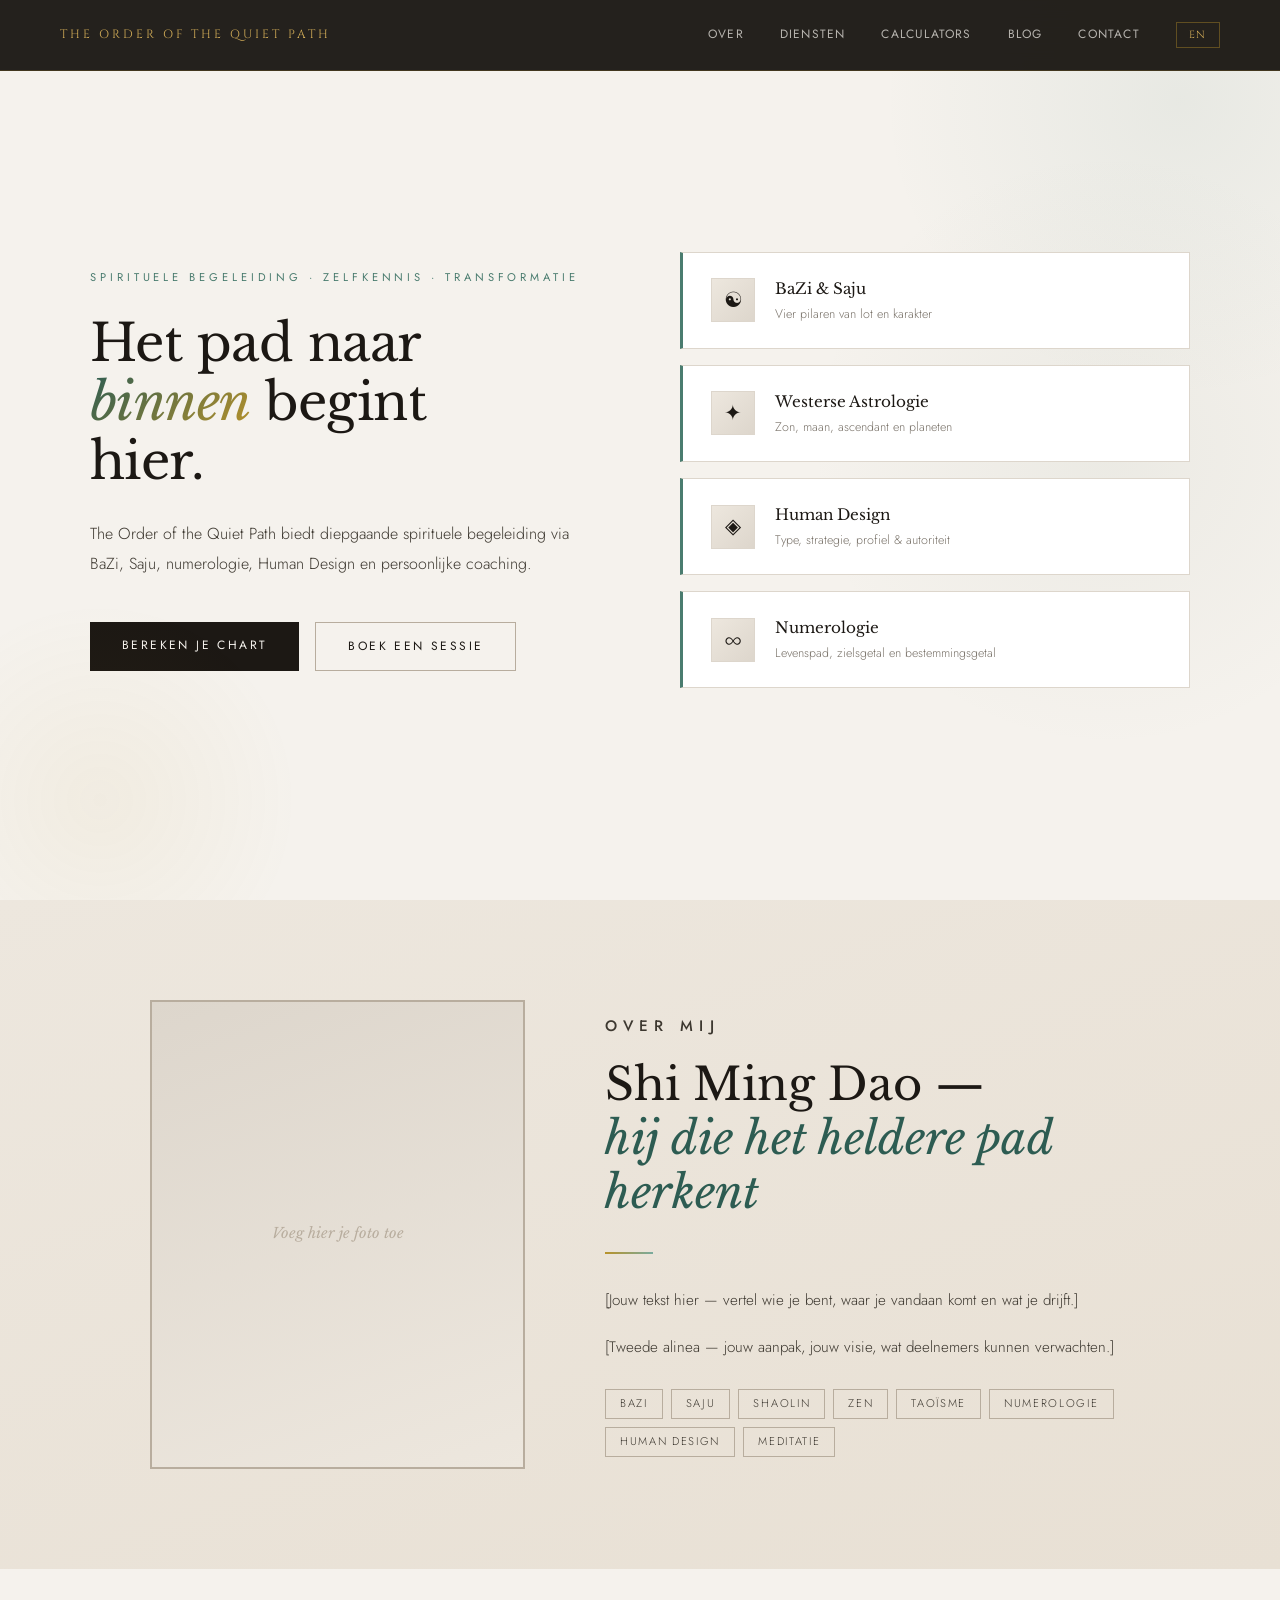
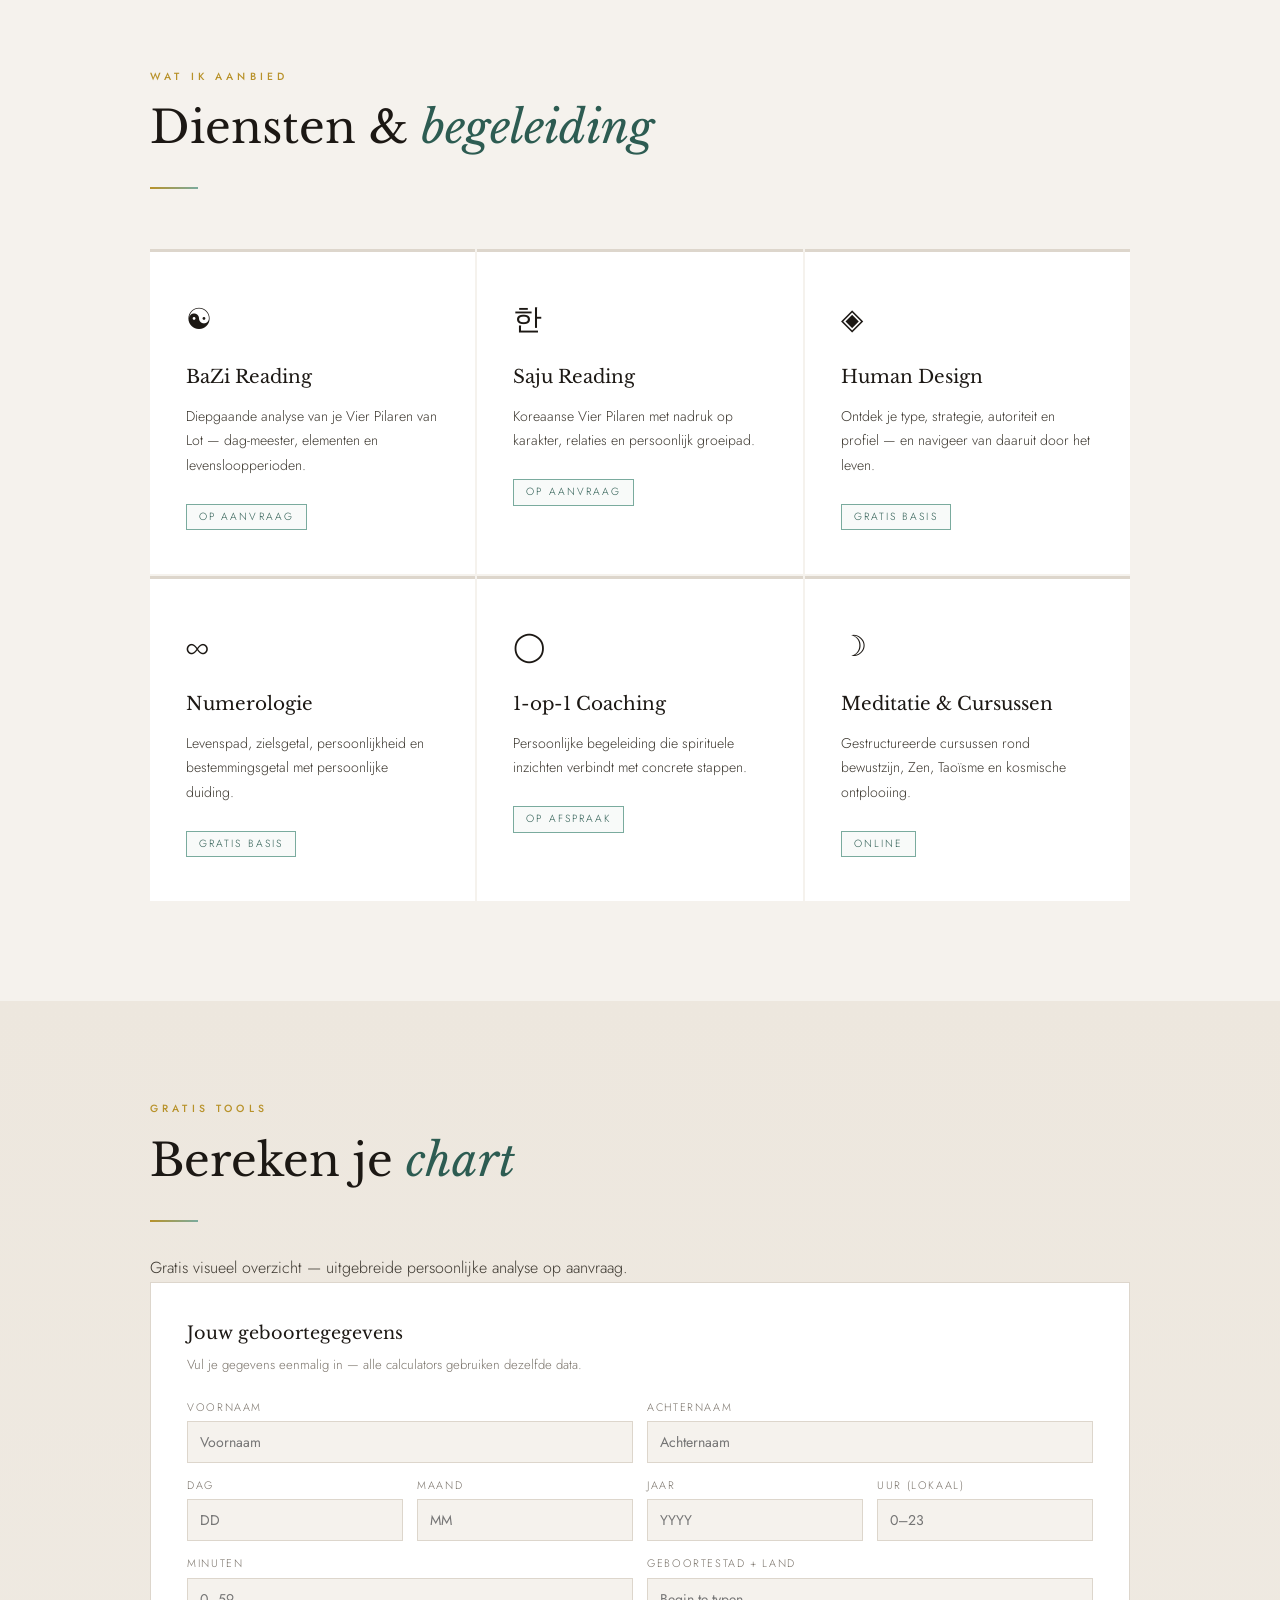
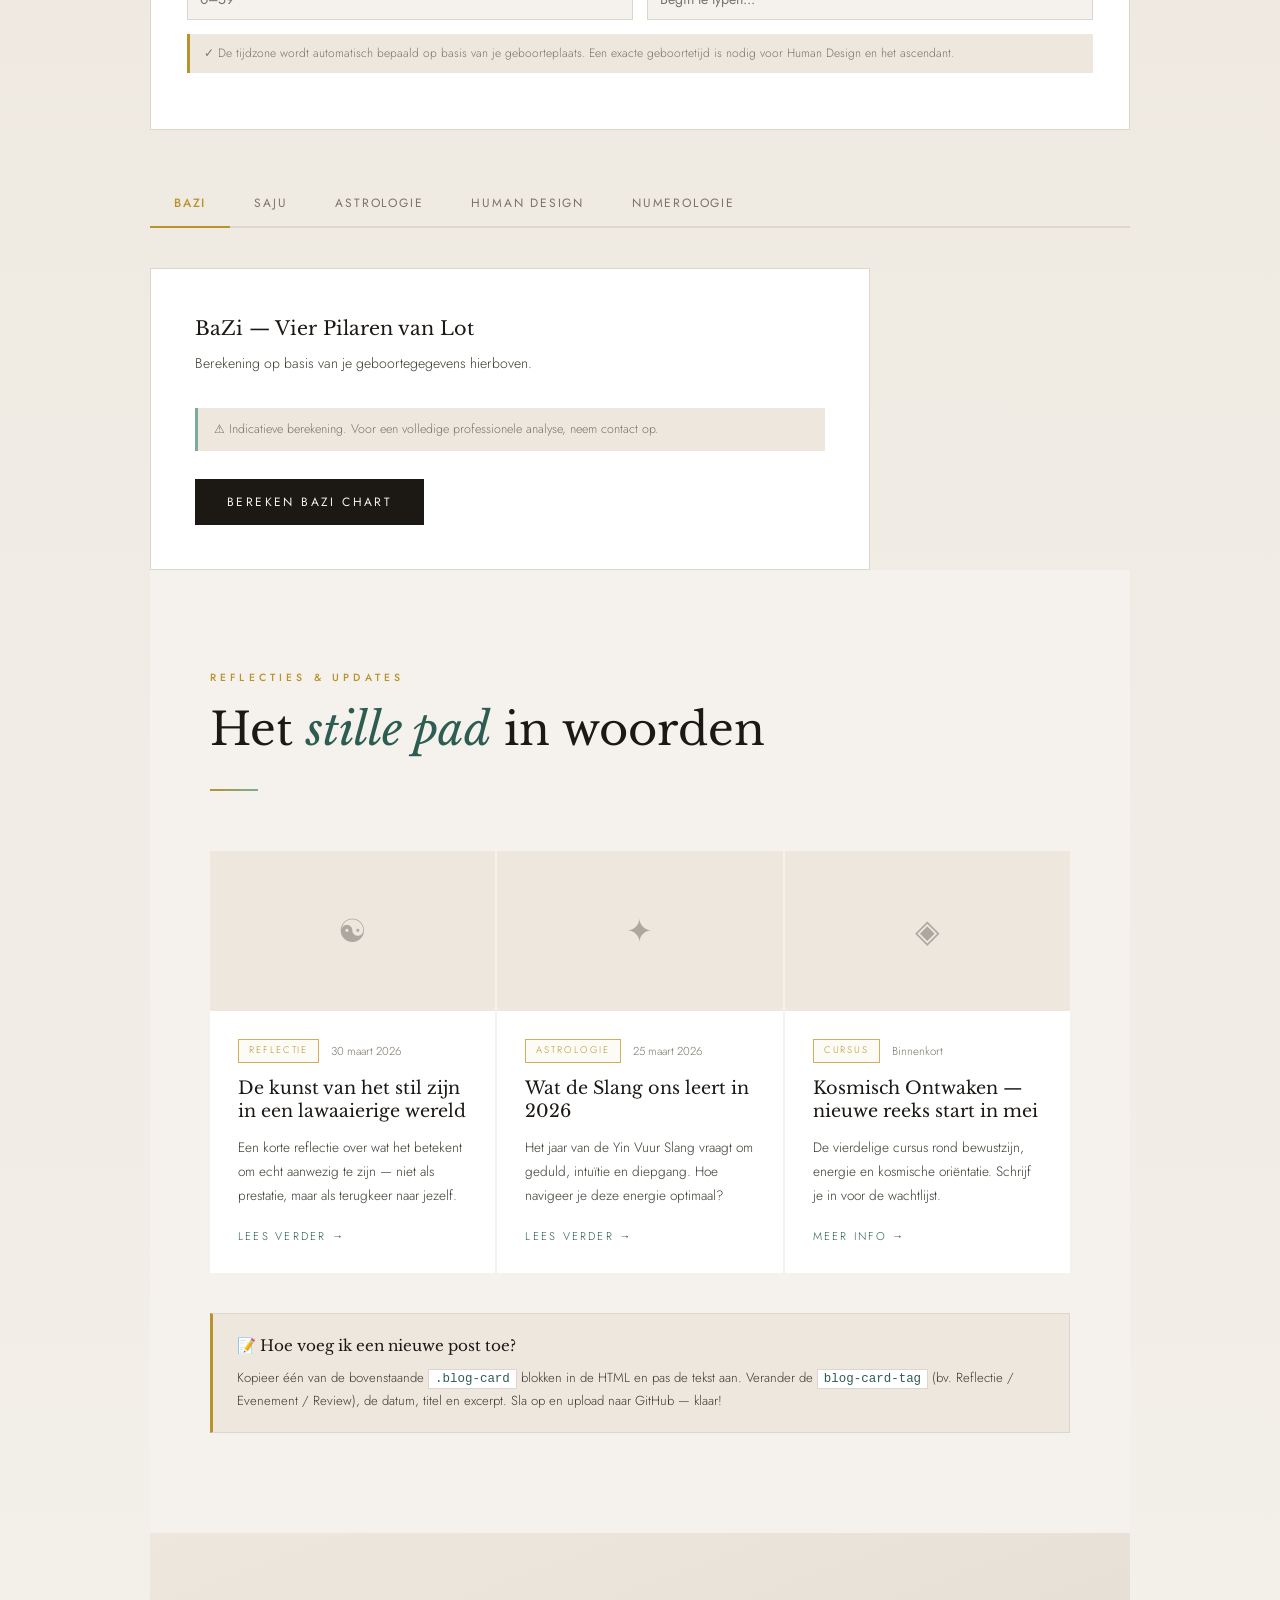
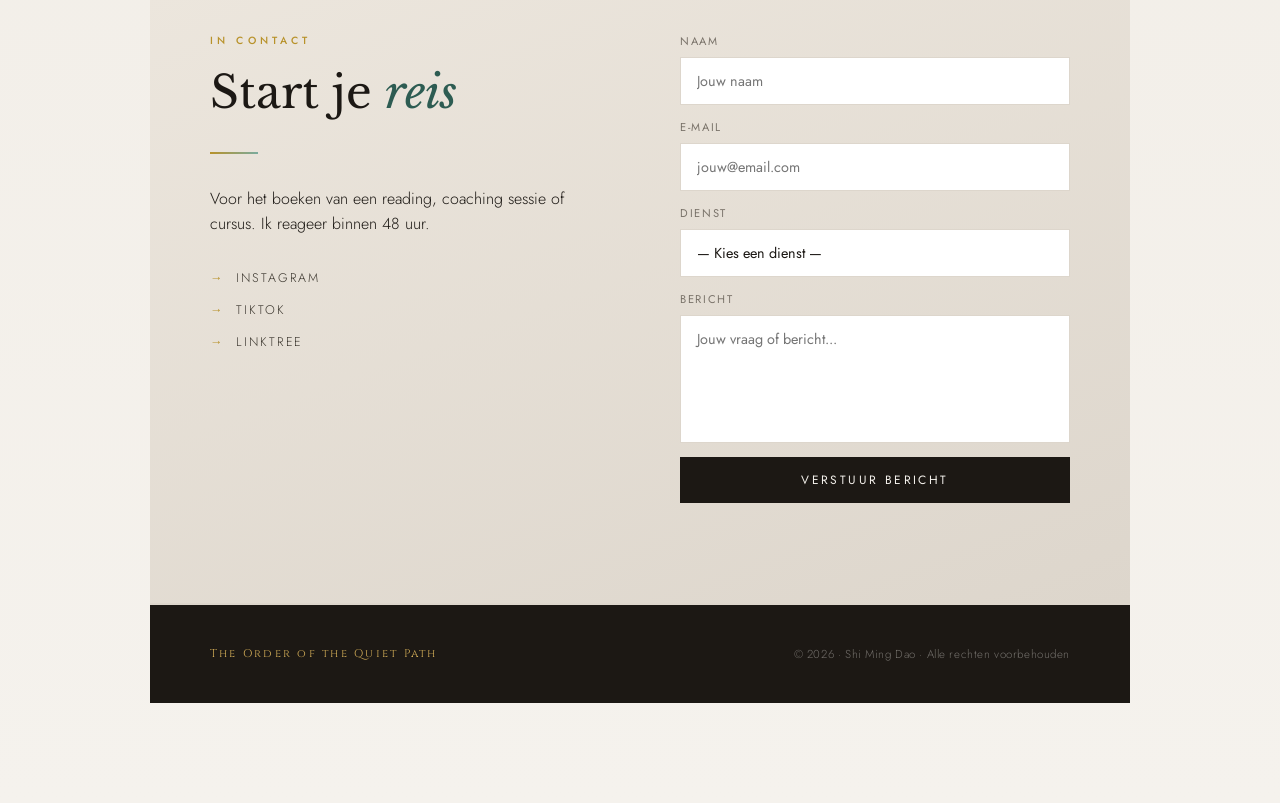
<file: toqp.html>
<!DOCTYPE html>
<html lang="nl">
<head>
  <meta charset="UTF-8" />
  <meta name="viewport" content="width=device-width, initial-scale=1.0" />
  <title>The Order of the Quiet Path</title>
  <link href="https://fonts.googleapis.com/css2?family=Libre+Baskerville:ital,wght@0,400;0,700;1,400&family=Jost:wght@300;400;500&family=Cinzel:wght@400;500&display=swap" rel="stylesheet" />
  <style>
    :root {
      --bg: #f5f2ed;
      --bg2: #ede7de;
      --surface: #ffffff;
      --ink: #1c1814;
      --ink2: #3d3830;
      --ink3: #7a736a;
      --sage: #4a7c6f;
      --sage-light: #7aab9e;
      --sage-dark: #2d5c52;
      --stone: #b8ad9e;
      --stone-light: #ddd6cc;
      --warm: #c47848;
      --warm-light: #e8a878;
      --gold: #b8922a;
      --gold-light: #d4ae58;
      --terracotta: #b85a3a;
      --slate: #3a4a58;
      --line: rgba(28,24,20,0.12);
    }
    *, *::before, *::after { box-sizing: border-box; margin: 0; padding: 0; }
    html { scroll-behavior: smooth; }
    body { background: var(--bg); color: var(--ink); font-family: 'Jost', sans-serif; font-weight: 300; overflow-x: hidden; line-height: 1.6; }

    /* NAV */
    nav {
      position: fixed; top: 0; left: 0; right: 0; z-index: 200;
      display: flex; justify-content: space-between; align-items: center;
      padding: 22px 60px;
      background: rgba(28,24,20,0.96); backdrop-filter: blur(16px);
      border-bottom: 1px solid rgba(184,146,42,0.2);
    }
    .nav-logo { font-family: 'Cinzel', serif; font-size: 0.75rem; letter-spacing: 0.25em; color: var(--gold-light); text-decoration: none; text-transform: uppercase; }
    .nav-links { display: flex; gap: 36px; align-items: center; }
    .nav-links a { font-family: 'Jost', sans-serif; font-size: 0.75rem; font-weight: 400; letter-spacing: 0.1em; text-transform: uppercase; color: rgba(245,242,237,0.7); text-decoration: none; transition: color 0.3s; }
    .nav-links a:hover { color: var(--gold-light); }
    .lang-btn { font-family: 'Cinzel', serif; font-size: 0.65rem; letter-spacing: 0.15em; color: var(--gold-light); background: transparent; border: 1px solid rgba(184,146,42,0.4); padding: 5px 12px; cursor: pointer; transition: all 0.3s; }
    .lang-btn:hover { background: rgba(184,146,42,0.15); border-color: var(--gold-light); }

    /* HERO */
    #hero { min-height: 100vh; display: flex; align-items: center; padding: 120px 60px 80px; background: var(--bg); position: relative; overflow: hidden; }
    #hero::before { content: ''; position: absolute; top: -200px; right: -200px; width: 600px; height: 600px; border-radius: 50%; background: radial-gradient(circle, rgba(74,124,111,0.08) 0%, transparent 70%); pointer-events: none; }
    #hero::after { content: ''; position: absolute; bottom: -100px; left: -100px; width: 400px; height: 400px; border-radius: 50%; background: radial-gradient(circle, rgba(184,146,42,0.06) 0%, transparent 70%); pointer-events: none; }
    .hero-bg-circle { position: absolute; right: -10%; top: 50%; transform: translateY(-50%); width: 600px; height: 600px; border-radius: 50%; background: radial-gradient(circle, rgba(122,140,120,0.08) 0%, transparent 70%); pointer-events: none; }
    .hero-grid { display: grid; grid-template-columns: 1fr 1fr; gap: 80px; align-items: center; max-width: 1100px; margin: 0 auto; width: 100%; }
    .hero-tag { font-family: 'Jost', sans-serif; font-size: 0.7rem; font-weight: 400; letter-spacing: 0.35em; text-transform: uppercase; color: var(--sage); margin-bottom: 28px; animation: fadeUp 0.8s 0.2s both; }
    .hero-title { font-family: 'Libre Baskerville', serif; font-size: clamp(2.4rem, 4vw, 3.8rem); font-weight: 400; line-height: 1.15; color: var(--ink); margin-bottom: 28px; animation: fadeUp 0.9s 0.35s both; letter-spacing: -0.01em; }
    .hero-title em { font-style: italic; color: var(--sage-dark); background: linear-gradient(135deg, var(--sage-dark), var(--gold)); -webkit-background-clip: text; -webkit-text-fill-color: transparent; background-clip: text; }
    .hero-desc { font-size: 1rem; line-height: 1.85; color: var(--ink2); margin-bottom: 44px; max-width: 480px; animation: fadeUp 0.8s 0.5s both; }
    .hero-btns { display: flex; gap: 16px; flex-wrap: wrap; animation: fadeUp 0.8s 0.65s both; }
    .hero-right { display: flex; flex-direction: column; gap: 16px; animation: fadeUp 0.9s 0.5s both; }
    .hero-card { background: var(--surface); border: 1px solid var(--stone-light); border-left: 3px solid var(--sage); padding: 24px 28px; display: flex; align-items: center; gap: 20px; transition: box-shadow 0.3s, transform 0.3s; }
    .hero-card:hover { box-shadow: 0 8px 32px rgba(0,0,0,0.08); transform: translateX(6px); border-left-color: var(--gold); }
    .hero-card-icon { width: 44px; height: 44px; background: linear-gradient(135deg, var(--bg2), var(--stone-light)); display: flex; align-items: center; justify-content: center; font-size: 1.3rem; flex-shrink: 0; border: 1px solid var(--stone-light); }
    .hero-card-text h4 { font-family: 'Libre Baskerville', serif; font-size: 0.95rem; font-weight: 400; margin-bottom: 4px; }
    .hero-card-text p { font-size: 0.78rem; color: var(--ink3); line-height: 1.5; }

    /* SECTIONS */
    .section-wrap { max-width: 1100px; margin: 0 auto; padding: 100px 60px; }
    .section-tag { font-family: 'Jost', sans-serif; font-size: 0.65rem; font-weight: 500; letter-spacing: 0.4em; text-transform: uppercase; color: var(--gold); margin-bottom: 16px; }
    .section-title { font-family: 'Libre Baskerville', serif; font-size: clamp(1.8rem, 3.5vw, 2.8rem); font-weight: 400; line-height: 1.2; color: var(--ink); margin-bottom: 20px; }
    .section-title em { font-style: italic; color: var(--sage-dark); }
    .section-title strong { color: var(--gold); font-weight: 400; }
    .section-sub { font-size: 1rem; color: var(--ink2); line-height: 1.8; max-width: 560px; }
    .divider { width: 48px; height: 2px; background: linear-gradient(to right, var(--gold), var(--sage-light)); margin: 32px 0; }
    .reveal { opacity: 0; transform: translateY(24px); transition: opacity 0.7s ease, transform 0.7s ease; }
    .reveal.visible { opacity: 1; transform: translateY(0); }

    /* ABOUT */
    #over { background: linear-gradient(160deg, #ede7de 0%, #e8e0d4 100%); }
    .about-layout { display: grid; grid-template-columns: 1fr 1.4fr; gap: 80px; align-items: center; }
    .about-img { aspect-ratio: 4/5; background: linear-gradient(160deg, var(--stone-light) 0%, var(--bg2) 100%); position: relative; overflow: hidden; border: 2px solid var(--stone); }
    .about-img img { width: 100%; height: 100%; object-fit: cover; display: block; }
    .about-img-placeholder { width: 100%; height: 100%; display: flex; align-items: center; justify-content: center; font-family: 'Libre Baskerville', serif; font-style: italic; color: var(--stone); font-size: 0.9rem; text-align: center; padding: 40px; line-height: 1.8; }
    .about-content p { font-size: 0.95rem; color: var(--ink2); line-height: 1.9; margin-bottom: 18px; }
    .about-content strong { color: var(--ink); font-weight: 400; }
    .about-tags { display: flex; flex-wrap: wrap; gap: 8px; margin-top: 28px; }
    .about-tag { font-size: 0.7rem; letter-spacing: 0.15em; text-transform: uppercase; border: 1px solid var(--stone); color: var(--ink2); padding: 5px 14px; transition: all 0.2s; }
    .about-tag:hover { background: var(--sage-dark); color: #fff; border-color: var(--sage-dark); }

    /* SERVICES */
    #diensten { background: var(--bg); }
    .services-grid { display: grid; grid-template-columns: repeat(3, 1fr); gap: 2px; margin-top: 60px; }
    .service-card { background: var(--surface); padding: 44px 36px; border-top: 3px solid var(--stone-light); transition: border-color 0.3s, box-shadow 0.3s, transform 0.3s; }
    .service-card:hover { border-color: var(--gold); box-shadow: 0 12px 40px rgba(0,0,0,0.08); transform: translateY(-3px); }
    .service-icon { font-size: 1.8rem; margin-bottom: 20px; }
    .service-name { font-family: 'Libre Baskerville', serif; font-size: 1.15rem; font-weight: 400; margin-bottom: 12px; color: var(--ink); }
    .service-desc { font-size: 0.88rem; color: var(--ink2); line-height: 1.75; margin-bottom: 24px; }
    .service-tag { display: inline-block; font-size: 0.65rem; letter-spacing: 0.2em; text-transform: uppercase; color: var(--sage-dark); border: 1px solid var(--sage-light); padding: 4px 12px; background: rgba(74,124,111,0.04); }

    /* CALCULATORS */
    #calculators { background: linear-gradient(180deg, var(--bg2) 0%, var(--bg) 100%); }
    .calc-tabs { display: flex; gap: 0; margin-top: 50px; margin-bottom: 40px; border-bottom: 2px solid var(--stone-light); flex-wrap: wrap; }
    .calc-tab { font-family: 'Jost', sans-serif; font-size: 0.75rem; font-weight: 400; letter-spacing: 0.15em; text-transform: uppercase; padding: 14px 24px; cursor: pointer; color: var(--ink3); background: transparent; border: none; border-bottom: 2px solid transparent; margin-bottom: -2px; transition: all 0.3s; }
    .calc-tab:hover { color: var(--gold); }
    .calc-tab.active { color: var(--gold); border-bottom-color: var(--gold); font-weight: 500; }
    .calc-panel { display: none; }
    .calc-panel.active { display: block; }
    .calc-form { background: var(--surface); border: 1px solid var(--stone-light); padding: 44px; max-width: 720px; }
    .calc-form h3 { font-family: 'Libre Baskerville', serif; font-size: 1.2rem; font-weight: 400; margin-bottom: 8px; }
    .calc-form > p { font-size: 0.88rem; color: var(--ink2); margin-bottom: 32px; line-height: 1.7; }
    .form-row { display: grid; grid-template-columns: 1fr 1fr; gap: 16px; margin-bottom: 16px; }
    .form-row.triple { grid-template-columns: 1fr 1fr 1fr; }
    .form-group { display: flex; flex-direction: column; gap: 6px; }
    .form-group label { font-size: 0.7rem; letter-spacing: 0.15em; text-transform: uppercase; color: var(--ink3); font-weight: 400; }
    .form-group input, .form-group select { background: var(--bg); border: 1px solid var(--stone-light); color: var(--ink); padding: 11px 14px; font-family: 'Jost', sans-serif; font-size: 0.9rem; outline: none; transition: border-color 0.3s; appearance: none; }
    .form-group input:focus, .form-group select:focus { border-color: var(--sage); }
    .calc-note { font-size: 0.78rem; color: var(--ink3); margin: 12px 0 28px; line-height: 1.6; padding: 12px 16px; background: var(--bg2); border-left: 3px solid var(--sage-light); }
    .calc-result { margin-top: 40px; display: none; }
    .calc-result.show { display: block; }
    .result-title { font-family: 'Libre Baskerville', serif; font-size: 1rem; font-weight: 400; margin-bottom: 24px; color: var(--ink); padding-bottom: 12px; border-bottom: 2px solid var(--stone-light); }
    .bazi-chart { display: grid; grid-template-columns: repeat(4, 1fr); gap: 12px; margin-bottom: 28px; }
    /* bazi-pillar defined below */
    .bazi-pillar-label { font-size: 0.6rem; letter-spacing: 0.2em; text-transform: uppercase; color: var(--ink3); margin-bottom: 12px; }
    .bazi-stem { font-family: 'Libre Baskerville', serif; font-size: 1.5rem; margin-bottom: 4px; font-style: italic; }
    .bazi-pillar { background: var(--bg2); border: 1px solid var(--stone-light); padding: 16px 12px; text-align: center; border-top: 3px solid var(--sage); transition: border-color 0.2s; }
    .bazi-pillar:hover { border-top-color: var(--gold); }
    .bazi-stem-name { font-size: 0.72rem; color: var(--ink2); margin-bottom: 12px; }
    .bazi-branch { font-family: 'Libre Baskerville', serif; font-size: 1.5rem; color: var(--ink); margin-bottom: 4px; font-style: italic; }
    .bazi-branch-name { font-size: 0.72rem; color: var(--ink2); }
    .bazi-element-bar { display: grid; grid-template-columns: repeat(5, 1fr); gap: 6px; margin-bottom: 28px; }
    .element-item { text-align: center; padding: 10px 6px; background: var(--bg2); border: 1px solid var(--stone-light); }
    .element-symbol { font-size: 1.2rem; margin-bottom: 4px; }
    .element-name { font-size: 0.65rem; color: var(--ink2); }
    .element-count { font-family: 'Libre Baskerville', serif; font-size: 1.1rem; color: var(--sage-dark); font-style: italic; }
    .num-grid { display: grid; grid-template-columns: repeat(4, 1fr); gap: 12px; margin-bottom: 28px; }
    .num-card { background: var(--surface); border: 1px solid var(--stone-light); border-top: 3px solid var(--sage); padding: 20px; text-align: center; transition: border-color 0.2s, box-shadow 0.2s; }
    .num-card:hover { border-top-color: var(--gold); box-shadow: 0 4px 16px rgba(0,0,0,0.06); }
    .num-label { font-size: 0.6rem; letter-spacing: 0.2em; text-transform: uppercase; color: var(--ink3); margin-bottom: 8px; }
    .num-value { font-family: 'Libre Baskerville', serif; font-size: 2.5rem; color: var(--gold); font-style: italic; margin-bottom: 6px; }
    .num-name { font-size: 0.75rem; color: var(--ink2); }
    .western-grid { display: grid; grid-template-columns: repeat(2, 1fr); gap: 12px; margin-bottom: 28px; }
    .western-item { background: var(--bg2); border: 1px solid var(--stone-light); padding: 14px 18px; display: flex; align-items: center; gap: 14px; }
    .western-planet { font-size: 1.3rem; }
    .western-label { font-size: 0.65rem; letter-spacing: 0.15em; text-transform: uppercase; color: var(--ink3); }
    .western-sign { font-family: 'Libre Baskerville', serif; font-size: 1rem; color: var(--ink); font-style: italic; }
    .saju-chart { display: grid; grid-template-columns: repeat(4, 1fr); gap: 12px; margin-bottom: 28px; }
    .saju-pillar { background: var(--bg2); border: 1px solid var(--stone-light); padding: 16px 12px; text-align: center; }
    .saju-label { font-size: 0.6rem; letter-spacing: 0.2em; text-transform: uppercase; color: var(--ink3); margin-bottom: 12px; }
    .saju-korean { font-size: 1.8rem; margin-bottom: 4px; }
    .saju-roman { font-size: 0.78rem; color: var(--ink2); font-style: italic; margin-bottom: 10px; }
    .saju-element-badge { display: inline-block; font-size: 0.65rem; padding: 3px 8px; background: var(--sage-light); color: var(--ink); letter-spacing: 0.1em; }

    /* HUMAN DESIGN */
    .hd-chart { display: grid; grid-template-columns: 1fr 1fr; gap: 20px; margin-bottom: 28px; }
    .hd-card { background: var(--bg2); border: 1px solid var(--stone-light); padding: 20px 24px; }
    .hd-card-label { font-size: 0.6rem; letter-spacing: 0.25em; text-transform: uppercase; color: var(--ink3); margin-bottom: 8px; }
    .hd-card-value { font-family: 'Libre Baskerville', serif; font-size: 1.3rem; color: var(--sage-dark); font-style: italic; margin-bottom: 6px; }
    .hd-card-sub { font-size: 0.78rem; color: var(--ink2); line-height: 1.5; }
    .hd-centers { display: grid; grid-template-columns: repeat(5, 1fr); gap: 8px; margin-bottom: 28px; }
    .hd-center { background: var(--bg2); border: 1px solid var(--stone-light); padding: 12px 8px; text-align: center; }
    .hd-center-name { font-size: 0.65rem; letter-spacing: 0.1em; text-transform: uppercase; color: var(--ink3); margin-bottom: 6px; }
    .hd-center-state { font-size: 0.75rem; font-weight: 500; }
    .hd-center-state.defined { color: var(--sage-dark); }
    .hd-center-state.undefined { color: var(--stone); }

    .analysis-cta { background: linear-gradient(135deg, var(--bg2) 0%, var(--stone-light) 100%); border: 1px solid var(--stone); border-left: 3px solid var(--sage-dark); padding: 24px 28px; display: flex; align-items: center; justify-content: space-between; gap: 20px; flex-wrap: wrap; }
    .analysis-cta-text h4 { font-family: 'Libre Baskerville', serif; font-size: 1rem; font-weight: 400; margin-bottom: 6px; }
    .analysis-cta-text p { font-size: 0.82rem; color: var(--ink2); line-height: 1.6; }

    /* BLOG */
    #blog { background: var(--bg); }
    .blog-grid { display: grid; grid-template-columns: repeat(3, 1fr); gap: 2px; margin-top: 60px; }
    .blog-card { background: var(--surface); overflow: hidden; transition: box-shadow 0.3s; cursor: pointer; }
    .blog-card:hover { box-shadow: 0 12px 40px rgba(0,0,0,0.08); }
    .blog-card-img { aspect-ratio: 16/9; background: var(--bg2); display: flex; align-items: center; justify-content: center; overflow: hidden; position: relative; }
    .blog-card-img-placeholder { font-size: 2rem; opacity: 0.3; }
    .blog-card-body { padding: 28px; }
    .blog-card-meta { display: flex; gap: 12px; align-items: center; margin-bottom: 14px; }
    .blog-card-tag { font-size: 0.6rem; letter-spacing: 0.2em; text-transform: uppercase; color: var(--gold); border: 1px solid var(--gold-light); padding: 3px 10px; background: rgba(184,146,42,0.04); }
    .blog-card-date { font-size: 0.72rem; color: var(--ink3); }
    .blog-card-title { font-family: 'Libre Baskerville', serif; font-size: 1.1rem; font-weight: 400; line-height: 1.35; margin-bottom: 12px; color: var(--ink); }
    .blog-card-excerpt { font-size: 0.85rem; color: var(--ink2); line-height: 1.75; margin-bottom: 20px; }
    .blog-card-read { font-size: 0.7rem; letter-spacing: 0.2em; text-transform: uppercase; color: var(--sage-dark); text-decoration: none; display: flex; align-items: center; gap: 8px; transition: gap 0.3s, color 0.3s; }
    .blog-card-read:hover { color: var(--gold); }
    .blog-card:hover .blog-card-read { gap: 14px; }
    .blog-add-note { margin-top: 40px; background: var(--bg2); border: 1px solid var(--stone-light); border-left: 3px solid var(--gold); padding: 20px 24px; }
    .blog-add-note h4 { font-family: 'Libre Baskerville', serif; font-size: 0.95rem; font-weight: 400; margin-bottom: 8px; }
    .blog-add-note p { font-size: 0.82rem; color: var(--ink2); line-height: 1.7; }
    .blog-add-note code { font-size: 0.78rem; background: var(--surface); padding: 2px 6px; border: 1px solid var(--stone-light); color: var(--sage-dark); }

    /* CONTACT */
    #contact { background: linear-gradient(160deg, var(--bg2) 0%, var(--stone-light) 100%); }
    .contact-layout { display: grid; grid-template-columns: 1fr 1fr; gap: 80px; }
    .contact-info p { font-size: 0.9rem; color: var(--ink2); line-height: 1.85; margin-bottom: 28px; }
    .contact-social { display: flex; flex-direction: column; gap: 12px; margin-top: 32px; }
    .contact-social a { font-size: 0.78rem; letter-spacing: 0.15em; text-transform: uppercase; color: var(--ink2); text-decoration: none; display: flex; align-items: center; gap: 12px; transition: color 0.3s; }
    .contact-social a:hover { color: var(--gold); }
    .contact-social a::before { content: '→'; color: var(--gold); }
    .contact-form { display: flex; flex-direction: column; gap: 14px; }
    .contact-form input, .contact-form textarea, .contact-form select { background: var(--surface); border: 1px solid var(--stone-light); color: var(--ink); padding: 13px 16px; font-family: 'Jost', sans-serif; font-size: 0.9rem; outline: none; transition: border-color 0.3s; width: 100%; appearance: none; }
    .contact-form input:focus, .contact-form textarea:focus, .contact-form select:focus { border-color: var(--sage); }
    .contact-form textarea { resize: none; }

    /* BUTTONS */
    .btn { display: inline-block; font-family: 'Jost', sans-serif; font-size: 0.75rem; font-weight: 400; letter-spacing: 0.2em; text-transform: uppercase; text-decoration: none; padding: 14px 32px; transition: all 0.3s; cursor: pointer; border: none; }
    .btn-primary { background: var(--ink); color: var(--bg); }
    .btn-primary:hover { background: var(--slate); }
    .btn-sage { background: var(--sage-dark); color: white; }
    .btn-sage:hover { background: var(--slate); }
    .btn-outline { border: 1px solid var(--stone); color: var(--ink); background: transparent; }
    .btn-outline:hover { border-color: var(--ink); background: var(--ink); color: var(--bg); }
    .btn-sm { padding: 10px 20px; font-size: 0.7rem; }

    /* FOOTER */
    footer { padding: 40px 60px; display: flex; justify-content: space-between; align-items: center; border-top: 2px solid var(--stone-light); background: var(--ink); }
    footer p { font-size: 0.72rem; color: rgba(245,242,237,0.4); letter-spacing: 0.05em; }
    .footer-logo { font-family: 'Cinzel', serif; font-size: 0.7rem; letter-spacing: 0.2em; color: var(--gold-light); }

    @keyframes fadeUp { from { opacity: 0; transform: translateY(20px); } to { opacity: 1; transform: translateY(0); } }

    @media (max-width: 900px) {
      nav { padding: 18px 24px; }
      .nav-links { display: none; }
      #hero { padding: 100px 24px 60px; }
      .hero-grid, .about-layout, .contact-layout { grid-template-columns: 1fr; gap: 40px; }
      .section-wrap { padding: 70px 24px; }
      .services-grid, .blog-grid { grid-template-columns: 1fr; }
      footer { padding: 28px 24px; flex-direction: column; gap: 10px; text-align: center; }
      .form-row, .form-row.triple { grid-template-columns: 1fr; }
      .bazi-chart, .saju-chart { grid-template-columns: repeat(2, 1fr); }
      .western-grid, .hd-chart { grid-template-columns: 1fr; }
      .hd-centers { grid-template-columns: repeat(3, 1fr); }
      .num-grid { grid-template-columns: repeat(2, 1fr); }
      .calc-form { padding: 28px 20px; }
    }
  
    .hd-info-row{display:flex;justify-content:space-between;align-items:baseline;padding:5px 0;border-bottom:1px solid rgba(26,24,20,0.05);}
    .hd-info-row:last-child{border:none;}
    .hd-info-label{font-size:0.68rem;letter-spacing:0.1em;text-transform:uppercase;color:var(--ink3);}
    .hd-info-value{font-family:'Libre Baskerville',serif;font-size:0.88rem;color:var(--slate);font-style:italic;text-align:right;max-width:60%;}
  
    /* SHARED BIRTH FORM */
    .birth-form { background: var(--surface); border: 1px solid var(--stone-light); padding: 36px; margin-bottom: 2px; }
    .birth-form h3 { font-family: 'Libre Baskerville', serif; font-size: 1.1rem; font-weight: 400; margin-bottom: 6px; }
    .birth-form .form-sub { font-size: 0.82rem; color: var(--ink3); margin-bottom: 24px; line-height: 1.6; }
    .birth-form-grid { display: grid; grid-template-columns: 1fr 1fr 1fr; gap: 14px; margin-bottom: 14px; }
    .birth-form-grid.two { grid-template-columns: 1fr 1fr; }
    .birth-form-grid.four { grid-template-columns: 1fr 1fr 1fr 1fr; }
    .birth-field { display: flex; flex-direction: column; gap: 5px; }
    .birth-field label { font-size: 0.68rem; letter-spacing: 0.15em; text-transform: uppercase; color: var(--ink3); }
    .birth-field input, .birth-field select {
      background: var(--bg); border: 1px solid var(--stone-light); color: var(--ink);
      padding: 10px 12px; font-family: 'Jost', sans-serif; font-size: 0.88rem;
      outline: none; transition: border-color 0.3s; appearance: none; width: 100%;
    }
    .birth-field input:focus, .birth-field select:focus { border-color: var(--sage); }
    .city-wrap { position: relative; }
    .city-suggestions {
      position: absolute; top: 100%; left: 0; right: 0; z-index: 300;
      background: var(--surface); border: 1px solid var(--gold-light); border-top: none;
      max-height: 200px; overflow-y: auto; display: none;
      box-shadow: 0 8px 24px rgba(0,0,0,0.1);
    }
    .city-suggestion {
      padding: 9px 12px; font-size: 0.82rem; color: var(--ink2); cursor: pointer;
      border-bottom: 1px solid var(--stone-light); transition: background 0.2s;
    }
    .city-suggestion:hover { background: var(--bg2); }
    .city-suggestion .city-country { font-size: 0.7rem; color: var(--ink3); margin-left: 6px; }
    .birth-note { font-size: 0.75rem; color: var(--ink3); padding: 10px 14px; background: var(--bg2); border-left: 3px solid var(--gold); margin-bottom: 20px; line-height: 1.6; }
    .calc-btn-row { display: flex; gap: 10px; flex-wrap: wrap; }
    .btn-calc { display: inline-block; font-family: 'Jost', sans-serif; font-size: 0.7rem; font-weight: 400; letter-spacing: 0.2em; text-transform: uppercase; padding: 12px 24px; transition: all 0.3s; cursor: pointer; border: none; background: var(--ink); color: var(--bg); }
    .btn-calc:hover { background: var(--sage-dark); }
    .btn-calc.secondary { background: transparent; border: 1px solid var(--stone); color: var(--ink2); }
    .btn-calc.secondary:hover { background: var(--ink); color: var(--bg); }
  </style>
</head>
<body>

  <nav>
    <a href="#hero" class="nav-logo">The Order of the Quiet Path</a>
    <div class="nav-links">
      <a href="#over" data-nl="Over" data-en="About">Over</a>
      <a href="#diensten" data-nl="Diensten" data-en="Services">Diensten</a>
      <a href="#calculators" data-nl="Calculators" data-en="Calculators">Calculators</a>
      <a href="#blog" data-nl="Blog" data-en="Blog">Blog</a>
      <a href="#contact" data-nl="Contact" data-en="Contact">Contact</a>
      <button class="lang-btn" id="langToggle">EN</button>
    </div>
  </nav>

  <!-- HERO -->
  <section id="hero">
    <div class="hero-bg-circle"></div>
    <div class="hero-grid">
      <div class="hero-left">
        <p class="hero-tag" data-nl="Spirituele begeleiding · Zelfkennis · Transformatie" data-en="Spiritual guidance · Self-knowledge · Transformation">Spirituele begeleiding · Zelfkennis · Transformatie</p>
        <h1 class="hero-title" data-nl="Het pad naar<br/><em>binnen</em> begint<br/>hier." data-en="The path<br/><em>inward</em> begins<br/>here.">Het pad naar<br/><em>binnen</em> begint<br/>hier.</h1>
        <p class="hero-desc" data-nl="The Order of the Quiet Path biedt diepgaande spirituele begeleiding via BaZi, Saju, numerologie, Human Design en persoonlijke coaching — voor wie klaar is om zichzelf echt te leren kennen." data-en="The Order of the Quiet Path offers profound spiritual guidance through BaZi, Saju, numerology, Human Design and personal coaching — for those ready to truly know themselves.">The Order of the Quiet Path biedt diepgaande spirituele begeleiding via BaZi, Saju, numerologie, Human Design en persoonlijke coaching.</p>
        <div class="hero-btns">
          <a href="#calculators" class="btn btn-primary" data-nl="Bereken je chart" data-en="Calculate your chart">Bereken je chart</a>
          <a href="#contact" class="btn btn-outline" data-nl="Boek een sessie" data-en="Book a session">Boek een sessie</a>
        </div>
      </div>
      <div class="hero-right">
        <div class="hero-card"><div class="hero-card-icon">☯</div><div class="hero-card-text"><h4>BaZi & Saju</h4><p data-nl="Vier pilaren van lot en karakter" data-en="Four pillars of destiny and character">Vier pilaren van lot en karakter</p></div></div>
        <div class="hero-card"><div class="hero-card-icon">✦</div><div class="hero-card-text"><h4 data-nl="Westerse Astrologie" data-en="Western Astrology">Westerse Astrologie</h4><p data-nl="Zon, maan, ascendant en planeten" data-en="Sun, moon, ascendant and planets">Zon, maan, ascendant en planeten</p></div></div>
        <div class="hero-card"><div class="hero-card-icon">◈</div><div class="hero-card-text"><h4>Human Design</h4><p data-nl="Type, strategie, profiel & autoriteit" data-en="Type, strategy, profile & authority">Type, strategie, profiel & autoriteit</p></div></div>
        <div class="hero-card"><div class="hero-card-icon">∞</div><div class="hero-card-text"><h4 data-nl="Numerologie" data-en="Numerology">Numerologie</h4><p data-nl="Levenspad, zielsgetal en bestemmingsgetal" data-en="Life path, soul urge and destiny">Levenspad, zielsgetal en bestemmingsgetal</p></div></div>
      </div>
    </div>
  </section>

  <!-- OVER -->
  <section id="over">
    <div class="section-wrap">
      <div class="about-layout">
        <div class="about-img reveal">
          <div class="about-img-placeholder" data-nl="Voeg hier je foto toe" data-en="Add your photo here">Voeg hier je foto toe</div>
        </div>
        <div class="about-content reveal">
          <p class="section-tag" data-nl="Over mij" data-en="About me">Over mij</p>
          <h2 class="section-title" data-nl="Shi Ming Dao —<br/><em>hij die het heldere pad herkent</em>" data-en="Shi Ming Dao —<br/><em>one who recognizes the clear path</em>">Shi Ming Dao —<br/><em>hij die het heldere pad herkent</em></h2>
          <div class="divider"></div>
          <p data-nl="[Jouw tekst hier — vertel wie je bent, waar je vandaan komt en wat je drijft.]" data-en="[Your text here — tell who you are, where you come from and what drives you.]">[Jouw tekst hier — vertel wie je bent, waar je vandaan komt en wat je drijft.]</p>
          <p data-nl="[Tweede alinea — jouw aanpak, jouw visie, wat deelnemers van jou kunnen verwachten.]" data-en="[Second paragraph — your approach, your vision, what participants can expect from you.]">[Tweede alinea — jouw aanpak, jouw visie, wat deelnemers kunnen verwachten.]</p>
          <div class="about-tags">
            <span class="about-tag">BaZi</span><span class="about-tag">Saju</span><span class="about-tag">Shaolin</span>
            <span class="about-tag">Zen</span><span class="about-tag">Taoïsme</span><span class="about-tag">Numerologie</span>
            <span class="about-tag">Human Design</span><span class="about-tag">Meditatie</span>
          </div>
        </div>
      </div>
    </div>
  </section>

  <!-- DIENSTEN -->
  <section id="diensten">
    <div class="section-wrap">
      <div class="reveal">
        <p class="section-tag" data-nl="Wat ik aanbied" data-en="What I offer">Wat ik aanbied</p>
        <h2 class="section-title" data-nl="Diensten & <em>begeleiding</em>" data-en="Services & <em>guidance</em>">Diensten & <em>begeleiding</em></h2>
        <div class="divider"></div>
      </div>
      <div class="services-grid">
        <div class="service-card reveal"><div class="service-icon">☯</div><div class="service-name">BaZi Reading</div><p class="service-desc" data-nl="Diepgaande analyse van je Vier Pilaren van Lot — dag-meester, elementen en levensloopperioden." data-en="Deep analysis of your Four Pillars of Destiny — day master, elements and life cycle periods.">Diepgaande analyse van je Vier Pilaren van Lot — dag-meester, elementen en levensloopperioden.</p><span class="service-tag" data-nl="Op aanvraag" data-en="On request">Op aanvraag</span></div>
        <div class="service-card reveal"><div class="service-icon">한</div><div class="service-name">Saju Reading</div><p class="service-desc" data-nl="Koreaanse Vier Pilaren met nadruk op karakter, relaties en persoonlijk groeipad." data-en="Korean Four Pillars emphasizing character, relationships and personal growth path.">Koreaanse Vier Pilaren met nadruk op karakter, relaties en persoonlijk groeipad.</p><span class="service-tag" data-nl="Op aanvraag" data-en="On request">Op aanvraag</span></div>
        <div class="service-card reveal"><div class="service-icon">◈</div><div class="service-name">Human Design</div><p class="service-desc" data-nl="Ontdek je type, strategie, autoriteit en profiel — en hoe je van daaruit correct kunt navigeren door het leven." data-en="Discover your type, strategy, authority and profile — and how to correctly navigate life from there.">Ontdek je type, strategie, autoriteit en profiel — en navigeer van daaruit door het leven.</p><span class="service-tag" data-nl="Gratis basis" data-en="Free basic">Gratis basis</span></div>
        <div class="service-card reveal"><div class="service-icon">∞</div><div class="service-name" data-nl="Numerologie" data-en="Numerology">Numerologie</div><p class="service-desc" data-nl="Levenspad, zielsgetal, persoonlijkheid en bestemmingsgetal met persoonlijke duiding." data-en="Life path, soul urge, personality and destiny number with personal interpretation.">Levenspad, zielsgetal, persoonlijkheid en bestemmingsgetal met persoonlijke duiding.</p><span class="service-tag" data-nl="Gratis basis" data-en="Free basic">Gratis basis</span></div>
        <div class="service-card reveal"><div class="service-icon">◯</div><div class="service-name" data-nl="1-op-1 Coaching" data-en="1-on-1 Coaching">1-op-1 Coaching</div><p class="service-desc" data-nl="Persoonlijke begeleiding die spirituele inzichten verbindt met concrete stappen. Voor wie op een keerpunt staat." data-en="Personal guidance connecting spiritual insights with concrete steps. For those at a turning point.">Persoonlijke begeleiding die spirituele inzichten verbindt met concrete stappen.</p><span class="service-tag" data-nl="Op afspraak" data-en="By appointment">Op afspraak</span></div>
        <div class="service-card reveal"><div class="service-icon">☽</div><div class="service-name" data-nl="Meditatie & Cursussen" data-en="Meditation & Courses">Meditatie & Cursussen</div><p class="service-desc" data-nl="Gestructureerde cursussen rond bewustzijn, Zen, Taoïsme en kosmische ontplooiing. Online in eigen tempo." data-en="Structured courses on consciousness, Zen, Taoism and cosmic awakening. Online at your own pace.">Gestructureerde cursussen rond bewustzijn, Zen, Taoïsme en kosmische ontplooiing.</p><span class="service-tag">Online</span></div>
      </div>
    </div>
  </section>

  <!-- CALCULATORS -->
  <section id="calculators">
    <div class="section-wrap">
      <div class="reveal">
        <p class="section-tag" data-nl="Gratis tools" data-en="Free tools">Gratis tools</p>
        <h2 class="section-title" data-nl="Bereken je <em>chart</em>" data-en="Calculate your <em>chart</em>">Bereken je <em>chart</em></h2>
        <div class="divider"></div>
        <p class="section-sub" data-nl="Gratis visueel overzicht van je astrologisch en numerologisch profiel. Uitgebreide persoonlijke analyse op aanvraag." data-en="Free visual overview of your astrological and numerological profile. Extended personal analysis on request.">Gratis visueel overzicht — uitgebreide persoonlijke analyse op aanvraag.</p>
      </div>
      <!-- SHARED BIRTH INPUT FORM -->
      <div class="birth-form reveal" id="shared-birth-form">
        <h3 data-nl="Jouw geboortegegevens" data-en="Your birth data">Jouw geboortegegevens</h3>
        <p class="form-sub" data-nl="Vul je gegevens eenmalig in — alle calculators gebruiken dezelfde data." data-en="Fill in your details once — all calculators use the same data.">Vul je gegevens eenmalig in — alle calculators gebruiken dezelfde data.</p>
        <div class="birth-form-grid two">
          <div class="birth-field"><label data-nl="Voornaam" data-en="First name">Voornaam</label><input type="text" id="bf-firstname" placeholder="Voornaam"/></div>
          <div class="birth-field"><label data-nl="Achternaam" data-en="Last name">Achternaam</label><input type="text" id="bf-lastname" placeholder="Achternaam"/></div>
        </div>
        <div class="birth-form-grid four">
          <div class="birth-field"><label data-nl="Dag" data-en="Day">Dag</label><input type="number" id="bf-day" min="1" max="31" placeholder="DD"/></div>
          <div class="birth-field"><label data-nl="Maand" data-en="Month">Maand</label><input type="number" id="bf-month" min="1" max="12" placeholder="MM"/></div>
          <div class="birth-field"><label data-nl="Jaar" data-en="Year">Jaar</label><input type="number" id="bf-year" min="1900" max="2030" placeholder="YYYY"/></div>
          <div class="birth-field"><label data-nl="Uur (lokaal)" data-en="Hour (local)">Uur (lokaal)</label><input type="number" id="bf-hour" min="0" max="23" placeholder="0–23"/></div>
        </div>
        <div class="birth-form-grid two">
          <div class="birth-field"><label data-nl="Minuten" data-en="Minutes">Minuten</label><input type="number" id="bf-minute" min="0" max="59" placeholder="0–59"/></div>
          <div class="birth-field">
            <label data-nl="Geboortestad + land" data-en="Birth city + country">Geboortestad + land</label>
            <div class="city-wrap">
              <input type="text" id="bf-city" placeholder="Begin te typen..." autocomplete="off" oninput="citySearch(this.value)"/>
              <div class="city-suggestions" id="city-suggestions"></div>
            </div>
          </div>
        </div>
        <input type="hidden" id="bf-lat" value=""/>
        <input type="hidden" id="bf-lon" value=""/>
        <input type="hidden" id="bf-tz" value="1"/>
        <div class="birth-note" data-nl="✓ De tijdzone wordt automatisch bepaald op basis van je geboorteplaats. Een exacte geboortetijd is nodig voor Human Design en het ascendant." data-en="✓ The timezone is automatically determined based on your birth location. An exact birth time is required for Human Design and the ascendant.">✓ De tijdzone wordt automatisch bepaald op basis van je geboorteplaats. Een exacte geboortetijd is nodig voor Human Design en het ascendant.</div>
      </div>

      <!-- CALCULATOR TABS -->
      <div class="calc-tabs reveal">
        <button class="calc-tab active" data-tab="bazi">BaZi</button>
        <button class="calc-tab" data-tab="saju">Saju</button>
        <button class="calc-tab" data-tab="western" data-nl="Astrologie" data-en="Astrology">Astrologie</button>
        <button class="calc-tab" data-tab="hd">Human Design</button>
        <button class="calc-tab" data-tab="numerology" data-nl="Numerologie" data-en="Numerology">Numerologie</button>
      </div>

      <!-- BAZI PANEL -->
      <div class="calc-panel active reveal" id="panel-bazi">
        <div class="calc-form">
          <h3 data-nl="BaZi — Vier Pilaren van Lot" data-en="BaZi — Four Pillars of Destiny">BaZi — Vier Pilaren van Lot</h3>
          <p data-nl="Berekening op basis van je geboortegegevens hierboven. Het uurpilaar vereist een exacte geboortetijd." data-en="Calculation based on your birth data above. The hour pillar requires an exact birth time.">Berekening op basis van je geboortegegevens hierboven.</p>
          <div class="calc-note" data-nl="⚠ Indicatieve berekening. Voor een volledige professionele BaZi analyse inclusief lopende gelukspilaren, neem contact op." data-en="⚠ Indicative calculation. For a full professional BaZi analysis including luck pillars, please get in touch.">⚠ Indicatieve berekening. Voor een volledige professionele analyse, neem contact op.</div>
          <button class="btn btn-primary" onclick="calcBazi()" data-nl="Bereken BaZi Chart" data-en="Calculate BaZi Chart">Bereken BaZi Chart</button>
          <div class="calc-result" id="bazi-result">
            <div class="result-title" data-nl="Jouw BaZi Chart" data-en="Your BaZi Chart">Jouw BaZi Chart</div>
            <div class="bazi-chart" id="bazi-pillars"></div>
            <div class="bazi-element-bar" id="bazi-elements"></div>
            <div class="analysis-cta"><div class="analysis-cta-text"><h4 data-nl="Wil je een volledige analyse?" data-en="Want a full analysis?">Wil je een volledige analyse?</h4><p data-nl="Een persoonlijke BaZi reading duikt dieper in je dag-meester, elementen en levensloopperioden." data-en="A personal BaZi reading dives deeper into your day master, elements and life cycle periods.">Een persoonlijke BaZi reading duikt dieper in je dag-meester en levensloopperioden.</p></div><a href="#contact" class="btn btn-sage btn-sm" data-nl="Vraag een reading aan" data-en="Request a reading">Vraag een reading aan</a></div>
          </div>
        </div>
      </div>

      <!-- SAJU PANEL -->
      <div class="calc-panel reveal" id="panel-saju">
        <div class="calc-form">
          <h3 data-nl="Saju — Koreaanse Vier Pilaren" data-en="Saju — Korean Four Pillars">Saju — Koreaanse Vier Pilaren</h3>
          <p data-nl="De Koreaanse variant van de Vier Pilaren met nadruk op karakter en relaties." data-en="The Korean variant of the Four Pillars with emphasis on character and relationships.">De Koreaanse variant van de Vier Pilaren met nadruk op karakter en relaties.</p>
          <div class="form-row">
            <div class="form-group"><label data-nl="Geslacht" data-en="Gender">Geslacht</label><select id="saju-gender"><option value="m" data-nl="Man" data-en="Male">Man</option><option value="f" data-nl="Vrouw" data-en="Female">Vrouw</option></select></div>
          </div>
          <div class="calc-note" data-nl="⚠ Indicatieve berekening. Professionele Saju analyse op aanvraag." data-en="⚠ Indicative calculation. Professional Saju analysis on request.">⚠ Indicatieve berekening. Professionele Saju analyse op aanvraag.</div>
          <button class="btn btn-primary" onclick="calcSaju()" data-nl="Bereken Saju Chart" data-en="Calculate Saju Chart">Bereken Saju Chart</button>
          <div class="calc-result" id="saju-result">
            <div class="result-title" data-nl="Jouw Saju Chart" data-en="Your Saju Chart">Jouw Saju Chart</div>
            <div class="saju-chart" id="saju-pillars"></div>
            <div class="analysis-cta"><div class="analysis-cta-text"><h4 data-nl="Diepgaande Saju analyse?" data-en="In-depth Saju analysis?">Diepgaande Saju analyse?</h4><p data-nl="Ontdek wat je Saju zegt over je karakter, relaties en levensdoel." data-en="Discover what your Saju says about your character, relationships and life purpose.">Ontdek wat je Saju zegt over je karakter, relaties en levensdoel.</p></div><a href="#contact" class="btn btn-sage btn-sm" data-nl="Vraag een reading aan" data-en="Request a reading">Vraag een reading aan</a></div>
          </div>
        </div>
      </div>

      <!-- WESTERN PANEL -->
      <div class="calc-panel reveal" id="panel-western">
        <div style="background:var(--surface);border:1px solid var(--stone-light);padding:36px;max-width:720px;">
          <h3 style="font-family:'Libre Baskerville',serif;font-size:1.2rem;font-weight:400;margin-bottom:8px;" data-nl="Westerse Geboortehoroscoop" data-en="Western Birth Chart">Westerse Geboortehoroscoop</h3>
          <p style="font-size:0.88rem;color:var(--ink2);margin-bottom:16px;line-height:1.7;" data-nl="Accurate geboortehoroscoop via professionele ephemeridedata van astro-app.net." data-en="Accurate birth chart via professional ephemeris data from astro-app.net.">Accurate geboortehoroscoop via professionele ephemeridedata van astro-app.net.</p>
          <div style="background:var(--bg2);border-left:3px solid var(--sage);padding:12px 16px;font-size:0.78rem;color:var(--ink3);margin-bottom:24px;line-height:1.6;">✓ <span data-nl="Deze calculator gebruikt echte astronomische data. Voer je geboorteplaats in het gedeelde formulier hierboven in voor een accuraat ascendant." data-en="This calculator uses real astronomical data. Enter your birth location in the shared form above for an accurate ascendant.">Voer je geboorteplaats in het formulier hierboven in voor een accuraat ascendant.</span></div>
          <script>
            var widgetApp = "astrologer";
            var widgetLanguage = "en";
            var widgetSize = 0;
            var widgetMainBg = "f0ece4";
            var widgetHeaderBg = "f7f4ef";
            var widgetMode = "0";
          </script>
          <script src="https://astro-app.net/js/widget.js"></script>
          <div style="margin-top:28px;" class="analysis-cta">
            <div class="analysis-cta-text">
              <h4 data-nl="Wil je een persoonlijke duiding?" data-en="Want a personal interpretation?">Wil je een persoonlijke duiding?</h4>
              <p data-nl="Een professionele reading verbindt je horoscoop met je BaZi en levensvragen." data-en="A professional reading connects your horoscope with your BaZi and life questions.">Een professionele reading verbindt je horoscoop met je BaZi en levensvragen.</p>
            </div>
            <a href="#contact" class="btn btn-sage btn-sm" data-nl="Vraag een reading aan" data-en="Request a reading">Vraag een reading aan</a>
          </div>
        </div>
      </div>

      <!-- HUMAN DESIGN PANEL -->
      <div class="calc-panel reveal" id="panel-hd">
        <div style="max-width:720px;">
          <div style="background:var(--surface);border:1px solid var(--stone-light);padding:36px;margin-bottom:2px;">
            <h3 style="font-family:'Libre Baskerville',serif;font-size:1.2rem;font-weight:400;margin-bottom:8px;">Human Design Chart</h3>
            <p style="font-size:0.88rem;color:var(--ink2);margin-bottom:20px;line-height:1.7;" data-nl="Berekening op basis van je geboortegegevens hierboven. Persoonlijkheid (zwart/oranje) = geboortemoment · Design (rood) = ~88° voor geboorte." data-en="Calculated from your birth data above. Personality (black/orange) = birth moment · Design (red) = ~88° before birth.">Berekening op basis van je geboortegegevens hierboven. Persoonlijkheid = geboortemoment · Design = ~88° voor geboorte.</p>
            <div class="calc-note" data-nl="⚠ Een exacte geboortetijd is essentieel — zelfs 1 uur verschil kan je type of autoriteit wijzigen." data-en="⚠ An exact birth time is essential — even 1 hour difference can change your type or authority.">⚠ Een exacte geboortetijd is essentieel — zelfs 1 uur verschil kan je type of autoriteit wijzigen.</div>
            <button class="btn btn-primary" onclick="hdCalculate()">Bereken Human Design Chart</button>
          </div>
          <div id="hd-result" style="display:none;">
            <div id="hd-type-banner" style="background:var(--surface);border:1px solid var(--stone-light);border-top:none;padding:20px 28px;display:flex;align-items:center;gap:20px;flex-wrap:wrap;">
              <div id="hd-res-type" style="font-family:'Libre Baskerville',serif;font-size:1.8rem;font-style:italic;color:var(--sage-dark);"></div>
              <div style="display:flex;gap:8px;flex-wrap:wrap;">
                <span id="hd-tag-strategy" class="service-tag"></span>
                <span id="hd-tag-authority" class="service-tag"></span>
                <span id="hd-tag-profile" class="service-tag"></span>
                <span id="hd-tag-definition" class="service-tag"></span>
              </div>
            </div>
            <div style="display:grid;grid-template-columns:1fr 1fr;gap:2px;margin-bottom:2px;">
              <div style="background:var(--surface);border:1px solid var(--stone-light);padding:24px;">
                <h4 style="font-family:'Libre Baskerville',serif;font-size:0.9rem;font-weight:400;color:var(--sage-dark);margin-bottom:14px;padding-bottom:8px;border-bottom:1px solid var(--stone-light);" data-nl="Kern eigenschappen" data-en="Core properties">Kern eigenschappen</h4>
                <div class="hd-info-row"><span class="hd-info-label" data-nl="Type" data-en="Type">Type</span><span class="hd-info-value" id="hdi-type" style="font-size:1.1rem;color:var(--sage-dark);"></span></div>
                <div class="hd-info-row"><span class="hd-info-label" data-nl="Strategie" data-en="Strategy">Strategie</span><span class="hd-info-value" id="hdi-strategy"></span></div>
                <div class="hd-info-row"><span class="hd-info-label" data-nl="Autoriteit" data-en="Authority">Autoriteit</span><span class="hd-info-value" id="hdi-authority"></span></div>
                <div class="hd-info-row"><span class="hd-info-label" data-nl="Profiel" data-en="Profile">Profiel</span><span class="hd-info-value" id="hdi-profile"></span></div>
                <div class="hd-info-row"><span class="hd-info-label" data-nl="Definitie" data-en="Definition">Definitie</span><span class="hd-info-value" id="hdi-definition"></span></div>
                <div class="hd-info-row"><span class="hd-info-label" data-nl="Incarnatiekruis" data-en="Incarnation Cross">Incarnatiekruis</span><span class="hd-info-value" id="hdi-cross" style="font-size:0.8rem;"></span></div>
              </div>
              <div style="background:var(--surface);border:1px solid var(--stone-light);padding:24px;">
                <h4 style="font-family:'Libre Baskerville',serif;font-size:0.9rem;font-weight:400;color:var(--sage-dark);margin-bottom:14px;padding-bottom:8px;border-bottom:1px solid var(--stone-light);" data-nl="Niet-zelf & signatuur" data-en="Not-self & signature">Niet-zelf & signatuur</h4>
                <div class="hd-info-row"><span class="hd-info-label" data-nl="Niet-zelf thema" data-en="Not-self theme">Niet-zelf thema</span><span class="hd-info-value" id="hdi-notself"></span></div>
                <div class="hd-info-row"><span class="hd-info-label" data-nl="Signatuur" data-en="Signature">Signatuur</span><span class="hd-info-value" id="hdi-signature"></span></div>
                <div class="hd-info-row"><span class="hd-info-label">Persoonlijkheid ☀</span><span class="hd-info-value" id="hdi-psun" style="font-size:0.78rem;"></span></div>
                <div class="hd-info-row"><span class="hd-info-label">Persoonlijkheid ⊕</span><span class="hd-info-value" id="hdi-pearth" style="font-size:0.78rem;"></span></div>
                <div class="hd-info-row"><span class="hd-info-label">Design ☀</span><span class="hd-info-value" id="hdi-dsun" style="font-size:0.78rem;"></span></div>
                <div class="hd-info-row"><span class="hd-info-label">Design ⊕</span><span class="hd-info-value" id="hdi-dearth" style="font-size:0.78rem;"></span></div>
              </div>
            </div>
            <div style="background:var(--surface);border:1px solid var(--stone-light);padding:24px;margin-bottom:2px;">
              <h4 style="font-family:'Libre Baskerville',serif;font-size:0.9rem;font-weight:400;color:var(--sage-dark);margin-bottom:16px;padding-bottom:8px;border-bottom:1px solid var(--stone-light);">Bodygraph</h4>
              <div style="display:flex;gap:24px;flex-wrap:wrap;align-items:flex-start;">
                <svg id="hd-bodygraph-svg" width="300" height="400" viewBox="0 0 320 420" xmlns="http://www.w3.org/2000/svg"></svg>
                <div style="flex:1;min-width:180px;">
                  <div style="font-family:'Libre Baskerville',serif;font-style:italic;font-size:0.85rem;color:var(--ink2);margin-bottom:12px;" data-nl="Centra & definitie" data-en="Centers & definition">Centra & definitie</div>
                  <div style="display:flex;flex-direction:column;gap:8px;font-size:0.75rem;color:var(--ink2);">
                    <div style="display:flex;align-items:center;gap:8px;"><div style="width:12px;height:12px;border-radius:50%;background:#c9956c;flex-shrink:0;"></div><span data-nl="Gedefinieerd — Persoonlijkheid" data-en="Defined — Personality">Gedefinieerd — Persoonlijkheid</span></div>
                    <div style="display:flex;align-items:center;gap:8px;"><div style="width:12px;height:12px;border-radius:50%;background:#c05a5a;flex-shrink:0;"></div><span data-nl="Gedefinieerd — Design" data-en="Defined — Design">Gedefinieerd — Design</span></div>
                    <div style="display:flex;align-items:center;gap:8px;"><div style="width:12px;height:12px;border-radius:50%;background:#904020;flex-shrink:0;"></div><span data-nl="Gedefinieerd — Beide" data-en="Defined — Both">Gedefinieerd — Beide</span></div>
                    <div style="display:flex;align-items:center;gap:8px;"><div style="width:12px;height:12px;border-radius:50%;background:#e8e2d8;border:1px solid #c8bfb0;flex-shrink:0;"></div><span data-nl="Open" data-en="Open">Open</span></div>
                  </div>
                  <div style="margin-top:18px;font-size:0.72rem;color:var(--ink3);line-height:1.7;" id="hd-center-summary"></div>
                </div>
              </div>
            </div>
            <div style="background:var(--surface);border:1px solid var(--stone-light);padding:24px;margin-bottom:2px;">
              <h4 style="font-family:'Libre Baskerville',serif;font-size:0.9rem;font-weight:400;color:var(--sage-dark);margin-bottom:14px;padding-bottom:8px;border-bottom:1px solid var(--stone-light);" data-nl="Planetaire activaties" data-en="Planetary activations">Planetaire activaties</h4>
              <div style="display:grid;grid-template-columns:1fr 1fr;gap:2px;" id="hd-planets-table"></div>
            </div>
            <div class="analysis-cta">
              <div class="analysis-cta-text">
                <h4 data-nl="Wil je je chart laten duiden?" data-en="Want your chart interpreted?">Wil je je chart laten duiden?</h4>
                <p data-nl="Een persoonlijke Human Design reading verbindt je bodygraph met je levensvragen, relaties en pad." data-en="A personal Human Design reading connects your bodygraph with your life questions, relationships and path.">Een persoonlijke Human Design reading verbindt je bodygraph met je levensvragen, relaties en pad.</p>
              </div>
              <a href="#contact" class="btn btn-sage btn-sm" data-nl="Vraag een reading aan" data-en="Request a reading">Vraag een reading aan</a>
            </div>
          </div>
        </div>
      </div>

      <!-- NUMEROLOGY PANEL -->
      <div class="calc-panel reveal" id="panel-numerology">
        <div class="calc-form">
          <h3 data-nl="Numerologisch Profiel" data-en="Numerological Profile">Numerologisch Profiel</h3>
          <p data-nl="Berekening op basis van je naam en geboortedatum hierboven." data-en="Calculation based on your name and birth date above.">Berekening op basis van je naam en geboortedatum hierboven.</p>
          <button class="btn btn-primary" onclick="calcNumerology()" data-nl="Bereken Numerologie" data-en="Calculate Numerology">Bereken Numerologie</button>
          <div class="calc-result" id="num-result">
            <div class="result-title" data-nl="Jouw Numerologisch Profiel" data-en="Your Numerological Profile">Jouw Numerologisch Profiel</div>
            <div class="num-grid" id="num-cards"></div>
            <div class="analysis-cta"><div class="analysis-cta-text"><h4 data-nl="Volledige numerologie analyse?" data-en="Full numerology analysis?">Volledige numerologie analyse?</h4><p data-nl="Een persoonlijke lezing duidt al je getallen en hun wisselwerking in detail." data-en="A personal reading interprets all your numbers and their interplay in detail.">Een persoonlijke lezing duidt al je getallen en hun wisselwerking.</p></div><a href="#contact" class="btn btn-sage btn-sm" data-nl="Vraag een analyse aan" data-en="Request an analysis">Vraag een analyse aan</a></div>
          </div>
        </div>
      </div>

    <!-- BLOG -->
  <section id="blog">
    <div class="section-wrap">
      <div class="reveal">
        <p class="section-tag" data-nl="Reflecties & Updates" data-en="Reflections & Updates">Reflecties & Updates</p>
        <h2 class="section-title" data-nl="Het <em>stille pad</em> in woorden" data-en="The <em>quiet path</em> in words">Het <em>stille pad</em> in woorden</h2>
        <div class="divider"></div>
      </div>

      <!-- ═══════════════════════════════════════════════════════
           BLOG POSTS — Kopieer een .blog-card blok om een post toe te voegen.
           Verander: data-tag, data-date, titel, excerpt en de href van de read-link.
           Categorieën: Reflectie | Evenement | Astrologie | Cursus | Review
      ════════════════════════════════════════════════════════ -->
      <div class="blog-grid">

        <div class="blog-card reveal">
          <div class="blog-card-img"><div class="blog-card-img-placeholder">☯</div></div>
          <div class="blog-card-body">
            <div class="blog-card-meta">
              <span class="blog-card-tag">Reflectie</span>
              <span class="blog-card-date">30 maart 2026</span>
            </div>
            <h3 class="blog-card-title" data-nl="De kunst van het stil zijn in een lawaaierige wereld" data-en="The art of being still in a noisy world">De kunst van het stil zijn in een lawaaierige wereld</h3>
            <p class="blog-card-excerpt" data-nl="Een korte reflectie over wat het betekent om echt aanwezig te zijn — niet als prestatie, maar als terugkeer naar jezelf." data-en="A short reflection on what it means to be truly present — not as achievement, but as a return to yourself.">Een korte reflectie over wat het betekent om echt aanwezig te zijn — niet als prestatie, maar als terugkeer naar jezelf.</p>
            <a href="#" class="blog-card-read" data-nl="Lees verder →" data-en="Read more →">Lees verder →</a>
          </div>
        </div>

        <div class="blog-card reveal">
          <div class="blog-card-img"><div class="blog-card-img-placeholder">✦</div></div>
          <div class="blog-card-body">
            <div class="blog-card-meta">
              <span class="blog-card-tag">Astrologie</span>
              <span class="blog-card-date">25 maart 2026</span>
            </div>
            <h3 class="blog-card-title" data-nl="Wat de Slang ons leert in 2026" data-en="What the Snake teaches us in 2026">Wat de Slang ons leert in 2026</h3>
            <p class="blog-card-excerpt" data-nl="Het jaar van de Yin Vuur Slang vraagt om geduld, intuïtie en diepgang. Hoe navigeer je deze energie optimaal?" data-en="The year of the Yin Fire Snake asks for patience, intuition and depth. How do you navigate this energy optimally?">Het jaar van de Yin Vuur Slang vraagt om geduld, intuïtie en diepgang. Hoe navigeer je deze energie optimaal?</p>
            <a href="#" class="blog-card-read" data-nl="Lees verder →" data-en="Read more →">Lees verder →</a>
          </div>
        </div>

        <div class="blog-card reveal">
          <div class="blog-card-img"><div class="blog-card-img-placeholder">◈</div></div>
          <div class="blog-card-body">
            <div class="blog-card-meta">
              <span class="blog-card-tag">Cursus</span>
              <span class="blog-card-date">Binnenkort</span>
            </div>
            <h3 class="blog-card-title" data-nl="Kosmisch Ontwaken — nieuwe reeks start in mei" data-en="Cosmic Awakening — new series starting in May">Kosmisch Ontwaken — nieuwe reeks start in mei</h3>
            <p class="blog-card-excerpt" data-nl="De vierdelige cursus rond bewustzijn, energie en kosmische oriëntatie. Schrijf je in voor de wachtlijst." data-en="The four-part course on consciousness, energy and cosmic orientation. Sign up for the waiting list.">De vierdelige cursus rond bewustzijn, energie en kosmische oriëntatie. Schrijf je in voor de wachtlijst.</p>
            <a href="#contact" class="blog-card-read" data-nl="Meer info →" data-en="More info →">Meer info →</a>
          </div>
        </div>

      </div>
      <!-- ═══════════════════════════════════════ EINDE BLOG POSTS ═══ -->

      <div class="blog-add-note reveal">
        <h4 data-nl="📝 Hoe voeg ik een nieuwe post toe?" data-en="📝 How do I add a new post?">📝 Hoe voeg ik een nieuwe post toe?</h4>
        <p data-nl="Kopieer één van de bovenstaande <code>.blog-card</code> blokken in de HTML en pas de tekst aan. Verander de <code>blog-card-tag</code> (bv. Reflectie / Evenement / Review), de datum, titel en excerpt. Sla op en upload naar GitHub — klaar!" data-en="Copy one of the <code>.blog-card</code> blocks in the HTML and edit the text. Change the <code>blog-card-tag</code> (e.g. Reflection / Event / Review), the date, title and excerpt. Save and upload to GitHub — done!">Kopieer één van de bovenstaande <code>.blog-card</code> blokken in de HTML en pas de tekst aan. Verander de <code>blog-card-tag</code> (bv. Reflectie / Evenement / Review), de datum, titel en excerpt. Sla op en upload naar GitHub — klaar!</p>
      </div>
    </div>
  </section>

  <!-- CONTACT -->
  <section id="contact">
    <div class="section-wrap">
      <div class="contact-layout">
        <div class="reveal">
          <p class="section-tag" data-nl="In contact" data-en="Get in touch">In contact</p>
          <h2 class="section-title" data-nl="Start je <em>reis</em>" data-en="Begin your <em>journey</em>">Start je <em>reis</em></h2>
          <div class="divider"></div>
          <p data-nl="Voor het boeken van een reading, coaching sessie of cursus — of gewoon om een vraag te stellen. Ik reageer binnen 48 uur." data-en="For booking a reading, coaching session or course — or simply to ask a question. I respond within 48 hours.">Voor het boeken van een reading, coaching sessie of cursus. Ik reageer binnen 48 uur.</p>
          <div class="contact-social">
            <a href="https://www.instagram.com/theorderofthequietpath" target="_blank">Instagram</a>
            <a href="https://tiktok.com" target="_blank">TikTok</a>
            <a href="https://linktr.ee" target="_blank">Linktree</a>
          </div>
        </div>
        <div class="reveal">
          <form action="https://formspree.io/f/xnjodpqn" method="POST" class="contact-form">
            <div class="form-group"><label data-nl="Naam" data-en="Name">Naam</label><input type="text" name="name" placeholder="Jouw naam" required /></div>
            <div class="form-group"><label data-nl="E-mail" data-en="Email">E-mail</label><input type="email" name="email" placeholder="jouw@email.com" required /></div>
            <div class="form-group">
              <label data-nl="Dienst" data-en="Service">Dienst</label>
              <select name="service">
                <option>— Kies een dienst —</option>
                <option>BaZi Reading</option>
                <option>Saju Reading</option>
                <option>Human Design Reading</option>
                <option data-nl="Numerologie Analyse" data-en="Numerology Analysis">Numerologie Analyse</option>
                <option data-nl="Westerse Astrologie" data-en="Western Astrology">Westerse Astrologie</option>
                <option data-nl="1-op-1 Coaching" data-en="1-on-1 Coaching">1-op-1 Coaching</option>
                <option data-nl="Meditatie / Cursus" data-en="Meditation / Course">Meditatie / Cursus</option>
                <option data-nl="Andere" data-en="Other">Andere</option>
              </select>
            </div>
            <div class="form-group"><label data-nl="Bericht" data-en="Message">Bericht</label><textarea name="message" rows="5" placeholder="Jouw vraag of bericht..." required></textarea></div>
            <button type="submit" class="btn btn-primary" data-nl="Verstuur bericht" data-en="Send message">Verstuur bericht</button>
          </form>
        </div>
      </div>
    </div>
  </section>

  <footer>
    <span class="footer-logo">The Order of the Quiet Path</span>
    <p data-nl="© 2026 · Shi Ming Dao · Alle rechten voorbehouden" data-en="© 2026 · Shi Ming Dao · All rights reserved">© 2026 · Shi Ming Dao · Alle rechten voorbehouden</p>
  </footer>

  <script>
  // ─── BACKEND API ───
  // 🔥 Vervang deze URL door je Render URL na deployment
  const API = "https://toqp-backend.onrender.com";

  async function callAPI(endpoint, data) {
    try {
      const res = await fetch(API + endpoint, {
        method: 'POST',
        headers: { 'Content-Type': 'application/json' },
        body: JSON.stringify(data)
      });
      if (!res.ok) throw new Error('API error ' + res.status);
      return await res.json();
    } catch(err) {
      console.warn('Backend niet bereikbaar, gebruik lokale berekening:', err.message);
      return null;
    }
  }

  // REVEAL
  const reveals = document.querySelectorAll('.reveal');
  const obs = new IntersectionObserver(e => e.forEach(x => { if (x.isIntersecting) { x.target.classList.add('visible'); obs.unobserve(x.target); } }), { threshold: 0.05 });
  reveals.forEach(el => obs.observe(el));
  window.addEventListener('load', () => { reveals.forEach(el => { if (el.getBoundingClientRect().top < window.innerHeight) el.classList.add('visible'); }); });

  // TABS
  document.querySelectorAll('.calc-tab').forEach(tab => {
    tab.addEventListener('click', () => {
      document.querySelectorAll('.calc-tab').forEach(t => t.classList.remove('active'));
      document.querySelectorAll('.calc-panel').forEach(p => p.classList.remove('active'));
      tab.classList.add('active');
      document.getElementById('panel-' + tab.dataset.tab).classList.add('active');
    });
  });

  // LANG
  let lang = 'nl';
  document.getElementById('langToggle').addEventListener('click', function() {
    lang = lang === 'nl' ? 'en' : 'nl';
    document.querySelectorAll('[data-nl]').forEach(el => { const v = el.getAttribute('data-' + lang); if (v) el.innerHTML = v; });
    this.textContent = lang === 'nl' ? 'EN' : 'NL';
  });

  // ─── BAZI DATA ───
  const HS = [
    {nl:'Jiǎ',sym:'甲',el:'Wood+',color:'#5a8a5a'},{nl:'Yǐ',sym:'乙',el:'Wood-',color:'#7aaa6a'},
    {nl:'Bǐng',sym:'丙',el:'Fire+',color:'#c05a3a'},{nl:'Dīng',sym:'丁',el:'Fire-',color:'#e07a5a'},
    {nl:'Wù',sym:'戊',el:'Earth+',color:'#a08040'},{nl:'Jǐ',sym:'己',el:'Earth-',color:'#c0a060'},
    {nl:'Gēng',sym:'庚',el:'Metal+',color:'#8090a0'},{nl:'Xīn',sym:'辛',el:'Metal-',color:'#a0b0c0'},
    {nl:'Rén',sym:'壬',el:'Water+',color:'#4a6a9a'},{nl:'Guǐ',sym:'癸',el:'Water-',color:'#6a8aba'},
  ];
  const EB = [
    {nl:'Zǐ (Rat)',sym:'子',el:'Water'},{nl:'Chǒu (Os)',sym:'丑',el:'Earth'},
    {nl:'Yín (Tijger)',sym:'寅',el:'Wood'},{nl:'Mǎo (Konijn)',sym:'卯',el:'Wood'},
    {nl:'Chén (Draak)',sym:'辰',el:'Earth'},{nl:'Sì (Slang)',sym:'巳',el:'Fire'},
    {nl:'Wǔ (Paard)',sym:'午',el:'Fire'},{nl:'Wèi (Geit)',sym:'未',el:'Earth'},
    {nl:'Shēn (Aap)',sym:'申',el:'Metal'},{nl:'Yǒu (Haan)',sym:'酉',el:'Metal'},
    {nl:'Xū (Hond)',sym:'戌',el:'Earth'},{nl:'Hài (Varken)',sym:'亥',el:'Water'},
  ];
  const elIcons = {Wood:'🌿',Fire:'🔥',Earth:'⛰',Metal:'⚙',Water:'💧'};
  const elNl = {Wood:'Hout',Fire:'Vuur',Earth:'Aarde',Metal:'Metaal',Water:'Water'};

  function getStem(y) { return HS[(y-4)%10]; }
  function getBranch(y) { return EB[(y-4)%12]; }
  // Correct month stem: based on year stem group
  const F_MONTH_START=[2,4,6,8,0,2,4,6,8,0];
  function getMonthStem(y,m) {
    const ys=((y-4)%10+10)%10;
    return HS[(F_MONTH_START[ys]+m-1)%10];
  }
  function getMonthBranch(m) { return EB[(m+1)%12]; }
  function getDaySB(y,m,d) { const b=new Date(1900,0,1),c=new Date(y,m-1,d),diff=Math.floor((c-b)/86400000); return {stem:HS[(diff+6)%10],branch:EB[(diff+6)%12]}; }
  function getHourStem(dsIdx,h) { return HS[(dsIdx%5*2+Math.floor(((h+1)%24)/2))%10]; }
  function getHourBranch(h) { return EB[Math.floor(((h+1)%24)/2)]; }
  // True Solar Time helper for frontend
  function trueSolarHour(h, min, lon, tz) {
    const stdMer = (tz||1)*15;
    return (((h*60+(min||0)+(lon-stdMer)*4)/60)%24+24)%24;
  }

  async function calcBazi() {
    if(!validateBirth()) return;
    const b=getBirthData();
    const d=b.day, m=b.month, y=b.year, h=b.hour;
    // Try backend first
    const apiResult = await callAPI('/api/bazi', b);
    if(apiResult && apiResult.yearPillar) {
      renderBaziFromAPI(apiResult);
      return;
    }
    // Fallback to local calculation
    const day_=getDaySB(y,m,d);
    // True Solar Time for frontend: Edegem default (4.45°E) if no coords
    const lon_=b.lon||4.45, tz_=b.tz||1;
    const stdMer=tz_*15;
    const tsh=((h*60+(b.minute||0)+(lon_-stdMer)*4)/60%24+24)%24;
    const pillars=[
      {label:lang==='nl'?'Jaar Pilaar':'Year Pillar',stem:getStem(y),branch:getBranch(y)},
      {label:lang==='nl'?'Maand Pilaar':'Month Pillar',stem:getMonthStem(y,m),branch:getMonthBranch(m)},
      {label:lang==='nl'?'Dag Pilaar':'Day Pillar',stem:day_.stem,branch:day_.branch},
      {label:lang==='nl'?'Uur Pilaar':'Hour Pillar',stem:getHourStem(HS.indexOf(day_.stem),tsh),branch:getHourBranch(tsh)},
    ];
    const ec={Wood:0,Fire:0,Earth:0,Metal:0,Water:0};
    pillars.forEach(p=>{const se=p.stem.el.replace(/[+-]/,''),be=p.branch.el;if(ec[se]!==undefined)ec[se]++;if(ec[be]!==undefined)ec[be]++;});
    document.getElementById('bazi-pillars').innerHTML=pillars.map(p=>`<div class="bazi-pillar"><div class="bazi-pillar-label">${p.label}</div><div class="bazi-stem" style="color:${p.stem.color}">${p.stem.sym}</div><div class="bazi-stem-name">${p.stem.nl} · ${p.stem.el}</div><div class="bazi-branch">${p.branch.sym}</div><div class="bazi-branch-name">${p.branch.nl}</div></div>`).join('');
    document.getElementById('bazi-elements').innerHTML=Object.entries(ec).map(([el,c])=>`<div class="element-item"><div class="element-symbol">${elIcons[el]}</div><div class="element-name">${lang==='nl'?elNl[el]:el}</div><div class="element-count">${c}</div></div>`).join('');
    const r=document.getElementById('bazi-result');r.classList.add('show');r.scrollIntoView({behavior:'smooth',block:'nearest'});
  }

  async function calcSaju() {
    if(!validateBirth()) return;
    const b=getBirthData();
    const d=b.day, m=b.month, y=b.year, h=b.hour;
    // Try backend first
    const apiResult = await callAPI('/api/bazi', b);
    if(apiResult && apiResult.yearPillar) {
      renderSajuFromAPI(apiResult);
      return;
    }
    // Fallback to local calculation
    const day_=getDaySB(y,m,d);
    const elColors={Wood:'#5a8a5a',Fire:'#c05a3a',Earth:'#a08040',Metal:'#8090a0',Water:'#4a6a9a'};
    const pillars=[
      {label:'연주 (Jaar)',stem:getStem(y),branch:getBranch(y)},
      {label:'월주 (Maand)',stem:getMonthStem(y,m),branch:getMonthBranch(m)},
      {label:'일주 (Dag)',stem:day_.stem,branch:day_.branch},
      {label:'시주 (Uur)',stem:getHourStem(HS.indexOf(day_.stem),h),branch:getHourBranch(h)},
    ];
    document.getElementById('saju-pillars').innerHTML=pillars.map(p=>`<div class="saju-pillar"><div class="saju-label">${p.label}</div><div class="saju-korean" style="color:${elColors[p.stem.el.replace(/[+-]/,'')] ||'#7a8c78'}">${p.stem.sym}</div><div class="saju-roman">${p.stem.nl}</div><div class="saju-korean">${p.branch.sym}</div><div class="saju-roman">${p.branch.nl}</div><div class="saju-element-badge">${p.branch.el}</div></div>`).join('');
    const r=document.getElementById('saju-result');r.classList.add('show');r.scrollIntoView({behavior:'smooth',block:'nearest'});
  }

  // WESTERN
  const ZS=[
    {nl:'Steenbok',en:'Capricorn',sym:'♑',from:[12,22],to:[1,19]},
    {nl:'Waterman',en:'Aquarius',sym:'♒',from:[1,20],to:[2,18]},
    {nl:'Vissen',en:'Pisces',sym:'♓',from:[2,19],to:[3,20]},
    {nl:'Ram',en:'Aries',sym:'♈',from:[3,21],to:[4,19]},
    {nl:'Stier',en:'Taurus',sym:'♉',from:[4,20],to:[5,20]},
    {nl:'Tweelingen',en:'Gemini',sym:'♊',from:[5,21],to:[6,20]},
    {nl:'Kreeft',en:'Cancer',sym:'♋',from:[6,21],to:[7,22]},
    {nl:'Leeuw',en:'Leo',sym:'♌',from:[7,23],to:[8,22]},
    {nl:'Maagd',en:'Virgo',sym:'♍',from:[8,23],to:[9,22]},
    {nl:'Weegschaal',en:'Libra',sym:'♎',from:[9,23],to:[10,22]},
    {nl:'Schorpioen',en:'Scorpio',sym:'♏',from:[10,23],to:[11,21]},
    {nl:'Boogschutter',en:'Sagittarius',sym:'♐',from:[11,22],to:[12,21]},
  ];
  function getSun(m,d){for(const s of ZS){const[fm,fd]=s.from,[tm,td]=s.to;if(fm>tm){if((m===fm&&d>=fd)||(m===tm&&d<=td))return s;}else{if((m===fm&&d>=fd)||(m===tm&&d<=td)||(m>fm&&m<tm))return s;}}return ZS[0];}
  function getMoon(y,m,d){return ZS[((Math.floor(((y-2000)*12.37+m+d/30)*0.91)%12)+12)%12];}
  function getAsc(h,mn){return ZS[Math.floor((h+(mn||0)/60)/2)%12];}

  function calcWestern(){
    const d=parseInt(document.getElementById('west-day').value),m=parseInt(document.getElementById('west-month').value),y=parseInt(document.getElementById('west-year').value),h=parseInt(document.getElementById('west-hour').value),mn=parseInt(document.getElementById('west-min').value)||0;
    if(!d||!m||!y){alert(lang==='nl'?'Vul een geldige datum in.':'Please enter a valid date.');return;}
    const sun=getSun(m,d),moon=getMoon(y,m,d),asc=isNaN(h)?null:getAsc(h,mn);
    const planets=[{icon:'☀',label:lang==='nl'?'Zon':'Sun',sign:sun},{icon:'☽',label:lang==='nl'?'Maan':'Moon',sign:moon}];
    if(asc)planets.push({icon:'↑',label:'Ascendant',sign:asc});
    [{icon:'♂',label:lang==='nl'?'Mars':'Mars',i:(m*2+d)%12},{icon:'♀',label:lang==='nl'?'Venus':'Venus',i:(m*3+d)%12},{icon:'☿',label:lang==='nl'?'Mercurius':'Mercury',i:(m*4+d+2)%12},{icon:'♃',label:lang==='nl'?'Jupiter':'Jupiter',i:(y+m)%12},{icon:'♄',label:lang==='nl'?'Saturnus':'Saturn',i:(y+d)%12}].forEach(p=>planets.push({icon:p.icon,label:p.label,sign:ZS[p.i]}));
    document.getElementById('western-planets').innerHTML=planets.map(p=>`<div class="western-item"><div class="western-planet">${p.icon}</div><div class="western-info"><div class="western-label">${p.label}</div><div class="western-sign">${p.sign.sym} ${lang==='nl'?p.sign.nl:p.sign.en}</div></div></div>`).join('');
    const r=document.getElementById('western-result');r.classList.add('show');r.scrollIntoView({behavior:'smooth',block:'nearest'});
  }

  // HUMAN DESIGN
  const HD_TYPES=[
    {nl:'Manifestor',en:'Manifestor',strategy_nl:'Informeer voor je handelt',strategy_en:'Inform before you act',auth_nl:'Emotionele / Ego autoriteit',auth_en:'Emotional / Ego authority'},
    {nl:'Generator',en:'Generator',strategy_nl:'Wacht om te reageren',strategy_en:'Wait to respond',auth_nl:'Sacrale autoriteit',auth_en:'Sacral authority'},
    {nl:'Manifesting Generator',en:'Manifesting Generator',strategy_nl:'Wacht om te reageren, informeer dan',strategy_en:'Wait to respond, then inform',auth_nl:'Sacrale autoriteit',auth_en:'Sacral authority'},
    {nl:'Projector',en:'Projector',strategy_nl:'Wacht op de uitnodiging',strategy_en:'Wait for the invitation',auth_nl:'Splenic / Emotionele autoriteit',auth_en:'Splenic / Emotional authority'},
    {nl:'Reflector',en:'Reflector',strategy_nl:'Wacht een maanmaand',strategy_en:'Wait a lunar cycle',auth_nl:'Lunaire autoriteit',auth_en:'Lunar authority'},
  ];
  const HD_PROFILES=[
    '1/3 — Onderzoeker / Martelaar','1/4 — Onderzoeker / Opportunist','2/4 — Kluizenaar / Opportunist',
    '2/5 — Kluizenaar / Ketter','3/5 — Martelaar / Ketter','3/6 — Martelaar / Rolmodel',
    '4/6 — Opportunist / Rolmodel','4/1 — Opportunist / Onderzoeker','5/1 — Ketter / Onderzoeker','6/2 — Rolmodel / Kluizenaar',
  ];
  const HD_CENTERS=['Hoofd','Ajna','Keel','G-Centrum','Hart','Sacrale','Milt','Solar Plexus','Wortel'];

  function calcHD(){
    const d=parseInt(document.getElementById('hd-day').value),m=parseInt(document.getElementById('hd-month').value),y=parseInt(document.getElementById('hd-year').value),h=parseInt(document.getElementById('hd-hour').value)||12;
    if(!d||!m||!y||y<1900){alert(lang==='nl'?'Vul een geldige datum in.':'Please enter a valid date.');return;}
    const seed=(y*13+m*31+d*7+h*3)%100;
    const typeIdx=seed<30?1:seed<55?2:seed<70?3:seed<85?0:4;
    const type=HD_TYPES[typeIdx];
    const profile=HD_PROFILES[(y+m+d+h)%HD_PROFILES.length];
    const definitionIdx=seed%4;
    const definitions=[lang==='nl'?'Enkelvoudige definitie':'Single definition',lang==='nl'?'Split definitie':'Split definition',lang==='nl'?'Triple split definitie':'Triple split definition',lang==='nl'?'Quadruple split definitie':'Quadruple split definition'];
    const cards=[
      {label:'Type',value:lang==='nl'?type.nl:type.en,sub:lang==='nl'?type.strategy_nl:type.strategy_en},
      {label:lang==='nl'?'Strategie':'Strategy',value:lang==='nl'?type.strategy_nl:type.strategy_en,sub:''},
      {label:lang==='nl'?'Autoriteit':'Authority',value:lang==='nl'?type.auth_nl:type.auth_en,sub:''},
      {label:'Profiel',value:profile,sub:''},
      {label:'Definitie',value:definitions[definitionIdx],sub:''},
      {label:lang==='nl'?'Incarnatie Kruis (indicatief)':'Incarnation Cross (indicative)',value:`${ZS[(m+d)%12][lang==='nl'?'nl':'en']} / ${ZS[(m+d+6)%12][lang==='nl'?'nl':'en']}`,sub:''},
    ];
    document.getElementById('hd-cards').innerHTML=cards.map(c=>`<div class="hd-card"><div class="hd-card-label">${c.label}</div><div class="hd-card-value">${c.value}</div>${c.sub?`<div class="hd-card-sub">${c.sub}</div>`:''}</div>`).join('');
    document.getElementById('hd-centers').innerHTML=HD_CENTERS.map((c,i)=>{const defined=(seed+i*7)%3!==0;return`<div class="hd-center"><div class="hd-center-name">${c}</div><div class="hd-center-state ${defined?'defined':'undefined'}">${defined?(lang==='nl'?'Gedefinieerd':'Defined'):(lang==='nl'?'Open':'Open')}</div></div>`;}).join('');
    const r=document.getElementById('hd-result');r.classList.add('show');r.scrollIntoView({behavior:'smooth',block:'nearest'});
  }

  // NUMEROLOGY
  const numNames={1:{nl:'De Leider',en:'The Leader'},2:{nl:'De Diplomaat',en:'The Diplomat'},3:{nl:'De Creatieveling',en:'The Creative'},4:{nl:'De Bouwer',en:'The Builder'},5:{nl:'De Avonturier',en:'The Adventurer'},6:{nl:'De Verzorger',en:'The Nurturer'},7:{nl:'De Zoeker',en:'The Seeker'},8:{nl:'De Strateeg',en:'The Strategist'},9:{nl:'De Wijze',en:'The Wise One'},11:{nl:'Meestergetal — De Ingewijde',en:'Master — The Initiate'},22:{nl:'Meestergetal — De Meesterbouwer',en:'Master — The Builder'},33:{nl:'Meestergetal — De Leraar',en:'Master — The Teacher'}};
  function reduceNum(n){if(n===11||n===22||n===33)return n;while(n>9){n=String(n).split('').reduce((a,b)=>a+parseInt(b),0);if(n===11||n===22||n===33)return n;}return n;}
  function lv(c){const v='abcdefghijklmnopqrstuvwxyz'.indexOf(c.toLowerCase())+1;return v>0?reduceNum(v):0;}
  const vowels='aeiouáéíóúàèìòùäëïöü';

  async function calcNumerology(){
    if(!validateBirth()) return;
    const b=getBirthData();
    const d=b.day, m=b.month, y=b.year, name=b.name;
    // Try backend first
    const apiResult = await callAPI('/api/numerology', b);
    if(apiResult && apiResult.lifePath) {
      renderNumerologyFromAPI(apiResult);
      return;
    }
    // Fallback to local calculation
    const lp=reduceNum(String(d).split('').reduce((a,b)=>a+parseInt(b),0)+String(m).split('').reduce((a,b)=>a+parseInt(b),0)+String(y).split('').reduce((a,b)=>a+parseInt(b),0));
    const su=name?reduceNum(name.split('').reduce((a,c)=>a+(vowels.includes(c.toLowerCase())?lv(c):0),0)):'?';
    const pers=name?reduceNum(name.split('').reduce((a,c)=>c.match(/[a-zàáäëïöü]/i)&&!vowels.includes(c.toLowerCase())?a+lv(c):a,0)):'?';
    const dest=name?reduceNum(name.split('').reduce((a,c)=>a+lv(c),0)):'?';
    const cards=[
      {label:lang==='nl'?'Levenspad':'Life Path',val:lp,name:numNames[lp]},
      {label:lang==='nl'?'Zielsgetal':'Soul Urge',val:su,name:su!=='?'?numNames[su]:null},
      {label:lang==='nl'?'Persoonlijkheid':'Personality',val:pers,name:pers!=='?'?numNames[pers]:null},
      {label:lang==='nl'?'Bestemmingsgetal':'Destiny',val:dest,name:dest!=='?'?numNames[dest]:null},
    ];
    document.getElementById('num-cards').innerHTML=cards.map(c=>`<div class="num-card"><div class="num-label">${c.label}</div><div class="num-value">${c.val}</div><div class="num-name">${c.name?(lang==='nl'?c.name.nl:c.name.en):'—'}</div></div>`).join('');
    const r=document.getElementById('num-result');r.classList.add('show');r.scrollIntoView({behavior:'smooth',block:'nearest'});
  }
  

// ─── HUMAN DESIGN ENGINE ───
// ═══════════════════════════════════════════════
// MOSHIER EPHEMERIS — lightweight JS implementation
// Accurate planetary positions 1800-2100
// ═══════════════════════════════════════════════

// Julian Day Number
function jd(y,m,d,h){
  if(m<=2){y--;m+=12;}
  const A=Math.floor(y/100);
  const B=2-A+Math.floor(A/4);
  return Math.floor(365.25*(y+4716))+Math.floor(30.6001*(m+1))+d+h/24+B-1524.5;
}

// Sun longitude (accurate to ~0.01°)
function sunLon(jday){
  const T=(jday-2451545.0)/36525;
  const L0=280.46646+36000.76983*T+0.0003032*T*T;
  const M=357.52911+35999.05029*T-0.0001537*T*T;
  const Mr=M*Math.PI/180;
  const C=(1.914602-0.004817*T-0.000014*T*T)*Math.sin(Mr)
         +(0.019993-0.000101*T)*Math.sin(2*Mr)
         +0.000289*Math.sin(3*Mr);
  return ((L0+C)%360+360)%360;
}

// Moon longitude
function moonLon(jday){
  const T=(jday-2451545.0)/36525;
  const L=218.3164477+481267.88123421*T-0.0015786*T*T+T*T*T/538841;
  const D=297.8501921+445267.1114034*T-0.1818819*T*T+T*T*T/545868;
  const M=357.5291092+35999.0502909*T-0.0001536*T*T;
  const Mp=134.9633964+477198.8675055*T+0.0087414*T*T+T*T*T/69699;
  const F=93.272095+483202.0175233*T-0.0036539*T*T;
  const Dr=D*Math.PI/180,Mr=M*Math.PI/180,Mpr=Mp*Math.PI/180,Fr=F*Math.PI/180;
  const lon=6.288774*Math.sin(Mpr)+1.274027*Math.sin(2*Dr-Mpr)+0.658314*Math.sin(2*Dr)
    +0.213618*Math.sin(2*Mpr)-0.185116*Math.sin(Mr)-0.114332*Math.sin(2*Fr)
    +0.058793*Math.sin(2*Dr-2*Mpr)+0.057066*Math.sin(2*Dr-Mr-Mpr)+0.053322*Math.sin(2*Dr+Mpr)
    +0.045758*Math.sin(2*Dr-Mr)-0.040923*Math.sin(Mr-Mpr)-0.034720*Math.sin(Dr)
    -0.030383*Math.sin(Mr+Mpr);
  return ((L+lon)%360+360)%360;
}

// Planets using VSOP87 simplified
function planetLon(jday, planet){
  const T=(jday-2451545.0)/36525;
  switch(planet){
    case 'mercury': {
      const L=252.25032350+149472.6742991*T; const M=174.7947+149472.5153*T;
      const Mr=M*Math.PI/180;
      return ((L+23.4400*Math.sin(Mr)+2.9818*Math.sin(2*Mr)+0.5255*Math.sin(3*Mr))%360+360)%360;
    }
    case 'venus': {
      const L=181.97980085+58517.8156760*T; const M=50.4161+58517.8039*T;
      const Mr=M*Math.PI/180;
      return ((L+0.7758*Math.sin(Mr)+0.0033*Math.sin(2*Mr))%360+360)%360;
    }
    case 'mars': {
      const L=355.45332+19140.2993313*T; const M=319.5151+19139.8575*T;
      const Mr=M*Math.PI/180;
      return ((L+10.6912*Math.sin(Mr)+0.6228*Math.sin(2*Mr)+0.0503*Math.sin(3*Mr))%360+360)%360;
    }
    case 'jupiter': {
      const L=34.35151+3034.9056746*T; const M=20.9366+3034.9058*T;
      const Mr=M*Math.PI/180;
      return ((L+5.5549*Math.sin(Mr)+0.1683*Math.sin(2*Mr))%360+360)%360;
    }
    case 'saturn': {
      const L=50.07571+1222.1137943*T; const M=317.9591+1222.0664*T;
      const Mr=M*Math.PI/180;
      return ((L+6.3585*Math.sin(Mr)+0.2204*Math.sin(2*Mr))%360+360)%360;
    }
    case 'uranus': {
      const L=314.05500+428.4669983*T; const M=141.5960+428.4777*T;
      const Mr=M*Math.PI/180;
      return ((L+5.3042*Math.sin(Mr)+0.1534*Math.sin(2*Mr))%360+360)%360;
    }
    case 'neptune': {
      const L=304.34866+218.4862002*T;
      return ((L+0.0267*Math.sin((139.55+76.48*T)*Math.PI/180))%360+360)%360;
    }
    case 'pluto': {
      const L=238.92881+144.9600000*T;
      return ((L)%360+360)%360;
    }
    case 'chiron': {
      // Chiron approx
      const L=209.0+50.077*T;
      return ((L)%360+360)%360;
    }
    case 'north_node': {
      // True node (retrograde)
      const Om=125.0445550-1934.1361849*T+0.0020762*T*T;
      return ((Om)%360+360)%360;
    }
    default: return 0;
  }
}

// Earth longitude = Sun + 180°
function earthLon(jday){ return (sunLon(jday)+180)%360; }

// ═══════════════════════════════════════════════
// HUMAN DESIGN WHEEL
// Gate wheel starting at 0° Aries
// ═══════════════════════════════════════════════
const WHEEL=[
  41,19,13,49,30,55,37,63,22,36,25,17,21,51,42,3,
  27,24,2,23,8,20,16,35,45,12,15,52,39,53,62,56,
  31,33,7,4,29,59,40,64,47,6,46,18,48,57,32,50,
  28,44,1,43,14,34,9,5,26,11,10,58,38,54,61,60
];

// HD wheel offset: gate 41 starts at 302° tropical longitude
// Verified against Timo's known 5/1 profile (31 May 1989, Edegem)
const HD_OFFSET = 302;

function lonToGate(lon){
  const n=(((lon-HD_OFFSET)%360)+360)%360;
  return WHEEL[Math.floor(n/(360/64))];
}

function lonToLine(lon){
  const n=(((lon-HD_OFFSET)%360)+360)%360;
  const gateSize=360/64;
  const lineSize=gateSize/6;
  const posInGate=(n%(gateSize))/lineSize;
  return Math.floor(posInGate)+1;
}

// ═══════════════════════════════════════════════
// HD DEFINITIONS
// ═══════════════════════════════════════════════
const GATE_NAMES={
  1:'Zelfexpressie',2:'De Ontvanger',3:'Volgorde',4:'Formulering',5:'Vaste patronen',
  6:'Wrijving',7:'De Rol van het Zelf',8:'Bijdrage',9:'Focus',10:'Het Gedrag van het Zelf',
  11:'Ideeën',12:'Voorzichtigheid',13:'De Luisteraar',14:'Kracht & Vaardigheden',15:'Uitersten',
  16:'Vaardigheden',17:'Meningen',18:'Correctie',19:'Willen',20:'Het Nu',
  21:'Controle',22:'Gratie',23:'Assimilatie',24:'Rationalisering',25:'De Geest van het Zelf',
  26:'De Egoist',27:'Voeding',28:'Het Spel van het Leven',29:'Doorzettingsvermogen',30:'Vuren',
  31:'Invloed',32:'Continuïteit',33:'Privacy',34:'Kracht',35:'Verandering',
  36:'Crisis',37:'Vriendschap',38:'De Strijder',39:'Provocatie',40:'Bevrijding',
  41:'Vermindering',42:'Groei',43:'Doorbraak',44:'Energie',45:'De Verzamelaar',
  46:'Determinatie',47:'Realisatie',48:'De Diepte',49:'Principes',50:'Waarden',
  51:'Schok',52:'Stilte',53:'Ontwikkeling',54:'Ambitie',55:'Overvloed',
  56:'Stimulering',57:'De Intuïtieve Inzichten',58:'Vitaliteit',59:'Seksualiteit',60:'Acceptatie',
  61:'Innerlijke Waarheid',62:'Details',63:'Na voltooiing',64:'Voor voltooiing'
};

// Channels: [gate1, gate2]
const ALL_CHANNELS=[
  [1,8],[2,14],[3,60],[4,63],[5,15],[6,59],[7,31],[9,52],[10,20],[10,34],[10,57],
  [11,56],[12,22],[13,33],[14,2],[15,5],[16,48],[17,62],[18,58],[19,49],[20,10],[20,34],[20,57],
  [21,45],[22,12],[23,43],[24,61],[25,51],[26,44],[27,50],[28,38],[29,46],[30,41],[31,7],
  [32,54],[33,13],[34,10],[34,20],[34,57],[35,36],[37,40],[38,28],[39,55],[40,37],
  [41,30],[42,53],[43,23],[44,26],[45,21],[46,29],[47,64],[48,16],[49,19],[50,27],[51,25],
  [52,9],[53,42],[54,32],[55,39],[56,11],[57,10],[57,20],[57,34],[58,18],[59,6],[60,3],
  [61,24],[62,17],[63,4],[64,47]
];

// Center → gates
const CENTER_GATES={
  Head:[64,61,63],
  Ajna:[47,24,4,17,43,11],
  Throat:[62,23,56,35,12,45,33,8,31,20,16],
  G:[1,13,25,46,2,15,10,7],
  Will:[21,40,26,51],
  Solar:[36,22,37,30,55,49,6,59,27,50],
  Sacral:[5,14,29,59,9,3,42,27,34],
  Spleen:[48,57,44,50,32,28,18],
  Root:[58,38,54,53,60,52,19,39,41]
};

// Center connections for channel routing
const CENTER_CHANNELS={
  'Head-Ajna':[[64,47],[61,24],[63,4]],
  'Ajna-Throat':[[17,62],[43,23],[11,56],[4,63],[47,64],[24,61]],
  'Throat-G':[[8,1],[33,13],[31,7]],
  'Throat-Will':[[45,21]],
  'Throat-Solar':[[35,36],[12,22]],
  'G-Sacral':[[14,2],[15,5],[2,14]],
  'G-Will':[[25,51],[10,20]],
  'Will-Sacral':[[],[]],
  'Will-Solar':[[40,37],[26,44]],
  'Sacral-Solar':[[27,50],[59,6],[34,20],[34,10],[34,57]],
  'Sacral-Spleen':[[57,34],[57,10],[57,20]],
  'Sacral-Root':[[5,15],[9,52],[29,46],[3,60],[42,53]],
  'Solar-Spleen':[[37,40],[6,59],[22,12]],
  'Solar-Root':[[30,41],[36,35],[49,19],[55,39]],
  'Spleen-Root':[[48,16],[57,34],[18,58],[32,54],[28,38],[44,26],[50,27]],
};

// 4 officiële types — Generator omvat ook Manifesting Generator
const TYPE_DATA={
  Generator:{strategy:'Wacht om te reageren',notself:'Frustratie',signature:'Voldoening',color:'#e8a87c'},
  Manifestor:{strategy:'Informeer voor je handelt',notself:'Woede',signature:'Vrede',color:'#a87cb8'},
  Projector:{strategy:'Wacht op de uitnodiging',notself:'Bitterheid',signature:'Succes',color:'#7ca8c8'},
  Reflector:{strategy:'Wacht een maanmaand',notself:'Teleurstelling',signature:'Verrassing',color:'#7cb87c'}
};

const PROFILE_NAMES={
  '1/3':'Onderzoeker / Martelaar','1/4':'Onderzoeker / Opportunist',
  '2/4':'Kluizenaar / Opportunist','2/5':'Kluizenaar / Ketter',
  '3/5':'Martelaar / Ketter','3/6':'Martelaar / Rolmodel',
  '4/6':'Opportunist / Rolmodel','4/1':'Opportunist / Onderzoeker',
  '5/1':'Ketter / Onderzoeker','5/2':'Ketter / Kluizenaar',
  '6/2':'Rolmodel / Kluizenaar','6/3':'Rolmodel / Martelaar'
};

const AUTHORITY_DATA={
  Emotional:{name:'Emotionele autoriteit',desc:'Wacht op emotionele helderheid voor beslissingen'},
  Sacral:{name:'Sacrale autoriteit',desc:'Volg je directe sacrale respons (ja/nee gevoel)'},
  Splenic:{name:'Miltautoriteit',desc:'Vertrouw je directe intuïtieve ingeving in het moment'},
  Ego:{name:'Egoautoriteit (Will)',desc:'Vertrouw op wat je wil zeggen of doen'},
  'Self-Projected':{name:'Zelf-geprojecteerde autoriteit',desc:'Hoor jezelf praten met vertrouwde mensen'},
  Mental:{name:'Mentale autoriteit',desc:'Praat met anderen, luister naar jezelf'},
  Lunar:{name:'Lunaire autoriteit',desc:'Wacht een volledige maancyclus (28 dagen)'}
};

// ═══════════════════════════════════════════════
// MAIN CALCULATION
// ═══════════════════════════════════════════════
async function hdCalculate(){
  if(!validateBirth()) return;
  const b = getBirthData();
  const day=b.day, month=b.month, year=b.year, hour=b.hour, minute=b.minute, tz=b.tz;

  // Try backend first
  const apiResult = await callAPI('/api/human-design', b);
  if(apiResult && apiResult.type) {
    renderHDFromAPI(apiResult);
    return;
  }

  // Fallback: local calculation
  // UTC time
  window._hdSubtype=null;
  const utcH=hour-tz+minute/60;
  const birthJD=jd(year,month,day,utcH);

  // Design moment: exact 88° solar arc before birth (binary search)
  const birthSun=sunLon(birthJD);
  const designTarget88=((birthSun-88)+360)%360;
  let dlo=birthJD-100, dhi=birthJD-80;
  for(let i=0;i<60;i++){
    const mid=(dlo+dhi)/2;
    const s=sunLon(mid);
    let diff=s-designTarget88;
    if(diff>180)diff-=360;
    if(diff<-180)diff+=360;
    if(diff>0)dhi=mid; else dlo=mid;
  }
  const designJD=(dlo+dhi)/2;

  // Calculate all planets for Personality (birth) and Design
  const planets=['Sun','Earth','Moon','Mercury','Venus','Mars','Jupiter','Saturn','Uranus','Neptune','Pluto','Chiron','North Node'];
  const planetKeys=['sun','earth','moon','mercury','venus','mars','jupiter','saturn','uranus','neptune','pluto','chiron','north_node'];
  const planetIcons=['☀','⊕','☽','☿','♀','♂','♃','♄','♅','♆','♇','⚷','☊'];

  const pLons={}, dLons={};
  planetKeys.forEach(k=>{
    if(k==='sun'){pLons[k]=sunLon(birthJD);dLons[k]=sunLon(designJD);}
    else if(k==='earth'){pLons[k]=earthLon(birthJD);dLons[k]=earthLon(designJD);}
    else if(k==='moon'){pLons[k]=moonLon(birthJD);dLons[k]=moonLon(designJD);}
    else{pLons[k]=planetLon(birthJD,k);dLons[k]=planetLon(designJD,k);}
  });

  // Gates and lines
  const pGates={},dGates={},pLines={},dLines={};
  planetKeys.forEach(k=>{
    pGates[k]=lonToGate(pLons[k]);
    dGates[k]=lonToGate(dLons[k]);
    pLines[k]=lonToLine(pLons[k]);
    dLines[k]=lonToLine(dLons[k]);
  });

  // All active gates
  const personalityGates=new Set(Object.values(pGates));
  const designGates=new Set(Object.values(dGates));
  const allGates=new Set([...personalityGates,...designGates]);

  // Determine defined centers
  const centerDef={};
  Object.keys(CENTER_GATES).forEach(c=>centerDef[c]='undefined');

  // A center is defined when BOTH gates of a channel in that center are active
  function getCenterForGate(gate){
    for(const[c,gates] of Object.entries(CENTER_GATES)){
      if(gates.includes(gate)) return c;
    }
    return null;
  }

  const activeChannels=[];
  ALL_CHANNELS.forEach(([g1,g2])=>{
    const p1=personalityGates.has(g1),d1=designGates.has(g1);
    const p2=personalityGates.has(g2),d2=designGates.has(g2);
    const c1Active=p1||d1, c2Active=p2||d2;
    if(c1Active&&c2Active){
      const c1=getCenterForGate(g1),c2=getCenterForGate(g2);
      // Determine color
      const byP=(p1||p2)&&!(d1||d2);
      const byD=(d1||d2)&&!(p1||p2);
      const both=(p1||p2)&&(d1||d2);
      activeChannels.push({g1,g2,c1,c2,byP,byD,both});
      if(c1) centerDef[c1]=(centerDef[c1]==='undefined')?( byP?'personality':byD?'design':'both'):'both';
      if(c2) centerDef[c2]=(centerDef[c2]==='undefined')?(byP?'personality':byD?'design':'both'):'both';
    }
  });

  // Determine Type
  const sacralDefined=centerDef['Sacral']!=='undefined';
  const throatDefined=centerDef['Throat']!=='undefined';
  const solarDefined=centerDef['Solar']!=='undefined';
  const spleenDefined=centerDef['Spleen']!=='undefined';

  // Reflector = no defined centers
  const definedCount=Object.values(centerDef).filter(v=>v!=='undefined').length;

  let type;
  if(definedCount===0){
    type='Reflector';
  } else if(!sacralDefined&&!throatDefined&&!solarDefined&&!spleenDefined){
    type='Manifestor'; // motor to throat = manifestor, but simplified
  } else if(sacralDefined){
    // Check if Sacral is connected to Throat
    const sacralToThroat=activeChannels.some(ch=>
      (ch.c1==='Sacral'&&ch.c2==='Throat')||(ch.c1==='Throat'&&ch.c2==='Sacral')||
      (ch.c1==='Sacral'&&ch.c2==='G'&&activeChannels.some(c2=>c2.c1==='G'&&c2.c2==='Throat'))||
      (ch.c1==='G'&&ch.c2==='Sacral'&&activeChannels.some(c2=>c2.c1==='Throat'&&c2.c2==='G'))
    );
    // Check if there are motor channels to throat
    const motorToThroat=activeChannels.some(ch=>{
      const motors=['Will','Solar','Sacral'];
      return (motors.includes(ch.c1)&&ch.c2==='Throat')||(motors.includes(ch.c2)&&ch.c1==='Throat');
    });
    type='Generator';
    if(motorToThroat) window._hdSubtype='Manifesting Generator';
    else window._hdSubtype='Pure Generator';
  } else {
    // Check motor to throat connection
    const motorToThroat=activeChannels.some(ch=>{
      const motors=['Will','Solar','Root','Spleen'];
      return (motors.includes(ch.c1)&&ch.c2==='Throat')||(motors.includes(ch.c2)&&ch.c1==='Throat');
    });
    type=motorToThroat?'Manifestor':'Projector';
  }

  // Authority
  let authority='Mental';
  if(type==='Reflector') authority='Lunar';
  else if(centerDef['Solar']!=='undefined') authority='Emotional';
  else if(centerDef['Sacral']!=='undefined') authority='Sacral';
  else if(centerDef['Spleen']!=='undefined') authority='Splenic';
  else if(centerDef['Will']!=='undefined') authority='Ego';
  else if(centerDef['G']!=='undefined') authority='Self-Projected';
  else authority='Mental';

  // Profile = personality sun line / design sun line
  const pSunLine=pLines['sun'];
  const dSunLine=dLines['sun'];
  const profileKey=`${pSunLine}/${dSunLine}`;
  const profileName=PROFILE_NAMES[profileKey]||`${pSunLine}/${dSunLine}`;

  // Definition
  const defs=['Enkelvoudige','Split','Triple split','Quadruple split'];
  const connectedComponents=countComponents(centerDef,activeChannels);
  const definition=defs[Math.min(connectedComponents-1,3)]||'Enkelvoudige';

  // Incarnation cross = P-Sun gate / P-Earth gate / D-Sun gate / D-Earth gate
  const cross=`Poort ${pGates['sun']} · Poort ${pGates['earth']} / Poort ${dGates['sun']} · Poort ${dGates['earth']}`;

  // ─── RENDER ───
  const td=TYPE_DATA[type]||TYPE_DATA['Generator'];
  const subtype=window._hdSubtype||null;
  const displayType=subtype?`Generator — ${subtype}`:type;
  document.getElementById('hd-res-type').textContent=displayType;
  document.getElementById('hd-res-type').style.color=td.color;
  // strategy tag set after subtype known (see below)
  document.getElementById('hd-tag-authority').textContent=AUTHORITY_DATA[authority]?.name||authority;
  document.getElementById('hd-tag-profile').textContent=profileKey;
  document.getElementById('hd-tag-definition').textContent=definition+' definitie';
  document.getElementById('hdi-type').textContent=displayType;
  document.getElementById('hdi-type').style.color=td.color;
  const strategyText=subtype==='Manifesting Generator'
    ?'Wacht om te reageren, informeer dan'
    :td.strategy;
  document.getElementById('hdi-strategy').textContent=strategyText;
  document.getElementById('hd-tag-strategy').textContent=strategyText;
  document.getElementById('hdi-authority').textContent=AUTHORITY_DATA[authority]?.name||authority;
  document.getElementById('hdi-profile').textContent=`${profileKey} — ${profileName}`;
  document.getElementById('hdi-definition').textContent=definition+' definitie';
  document.getElementById('hdi-cross').textContent=cross;
  document.getElementById('hdi-notself').textContent=td.notself;
  document.getElementById('hdi-signature').textContent=td.signature;
  document.getElementById('hdi-psun').textContent=`Poort ${pGates['sun']}.${pLines['sun']} — ${GATE_NAMES[pGates['sun']]||''}`;
  document.getElementById('hdi-pearth').textContent=`Poort ${pGates['earth']}.${pLines['earth']} — ${GATE_NAMES[pGates['earth']]||''}`;
  document.getElementById('hdi-dsun').textContent=`Poort ${dGates['sun']}.${dLines['sun']} — ${GATE_NAMES[dGates['sun']]||''}`;
  document.getElementById('hdi-dearth').textContent=`Poort ${dGates['earth']}.${dLines['earth']} — ${GATE_NAMES[dGates['earth']]||''}`;

  // Bodygraph
  drawBodygraph(centerDef);

  // Center summary
  const defCenters=Object.entries(centerDef).filter(([,v])=>v!=='undefined').map(([k])=>k);
  const undefCenters=Object.entries(centerDef).filter(([,v])=>v==='undefined').map(([k])=>k);
  document.getElementById('hd-center-summary').innerHTML=
    `<strong>Gedefinieerd:</strong> ${defCenters.length>0?defCenters.join(', '):'Geen'}<br/><br/>`+
    `<strong>Open:</strong> ${undefCenters.length>0?undefCenters.join(', '):'Geen'}`;

  // Planets table
  let html='<div class="planet-row head"><span></span><span>Planeet</span><span style="color:#c9956c">Pers.</span><span style="color:#c05a5a">Design</span></div>';
  planets.forEach((name,i)=>{
    const k=planetKeys[i];
    html+=`<div class="planet-row">
      <span class="planet-icon">${planetIcons[i]}</span>
      <span class="planet-name">${name}</span>
      <span class="gate-p">${pGates[k]}.${pLines[k]}</span>
      <span class="gate-d">${dGates[k]}.${dLines[k]}</span>
    </div>`;
  });
  document.getElementById('hd-planets-table').innerHTML=html;

  document.getElementById('hd-result').style.display='block';
  document.getElementById('hd-result').scrollIntoView({behavior:'smooth',block:'nearest'});
}

function countComponents(centerDef,activeChannels){
  const defined=Object.entries(centerDef).filter(([,v])=>v!=='undefined').map(([k])=>k);
  if(defined.length===0) return 0;
  const visited=new Set();
  let components=0;
  function dfs(center){
    visited.add(center);
    activeChannels.forEach(ch=>{
      if(ch.c1===center&&!visited.has(ch.c2)&&centerDef[ch.c2]!=='undefined') dfs(ch.c2);
      if(ch.c2===center&&!visited.has(ch.c1)&&centerDef[ch.c1]!=='undefined') dfs(ch.c1);
    });
  }
  defined.forEach(c=>{ if(!visited.has(c)){components++;dfs(c);} });
  return components;
}

// ═══════════════════════════════════════════════
// SVG BODYGRAPH DRAWING
// ═══════════════════════════════════════════════
const CENTER_POS={
  Head:{x:160,y:30,w:60,h:40,shape:'diamond'},
  Ajna:{x:160,y:90,w:55,h:40,shape:'triangle'},
  Throat:{x:160,y:155,w:65,h:32,shape:'square'},
  G:{x:160,y:220,w:55,h:55,shape:'diamond'},
  Will:{x:105,y:210,w:45,h:38,shape:'triangle'},
  Solar:{x:215,y:250,w:50,h:50,shape:'diamond'},
  Sacral:{x:160,y:295,w:65,h:32,shape:'square'},
  Spleen:{x:90,y:270,w:48,h:48,shape:'triangle'},
  Root:{x:160,y:365,w:65,h:32,shape:'square'}
};

function drawBodygraph(centerDef){
  const svg=document.getElementById('hd-bodygraph-svg');
  svg.innerHTML='';

  function getColor(def){
    if(def==='personality') return getComputedStyle(document.documentElement).getPropertyValue('--defined').trim()||'#c9956c';
    if(def==='design') return '#c05a5a';
    if(def==='both') return '#a06030';
    return '#e8e2d8';
  }
  function getStroke(def){
    return def==='undefined'?'#c8bfb0':'#888';
  }

  // Draw connection lines between centers
  const connections=[
    ['Head','Ajna'],['Ajna','Throat'],['Throat','G'],['Throat','Will'],
    ['Throat','Solar'],['G','Sacral'],['G','Will'],['Will','Solar'],
    ['Sacral','Solar'],['Sacral','Root'],['Sacral','Spleen'],
    ['Solar','Spleen'],['Solar','Root'],['Spleen','Root']
  ];
  connections.forEach(([a,b])=>{
    const pa=CENTER_POS[a],pb=CENTER_POS[b];
    const line=document.createElementNS('http://www.w3.org/2000/svg','line');
    line.setAttribute('x1',pa.x);line.setAttribute('y1',pa.y);
    line.setAttribute('x2',pb.x);line.setAttribute('y2',pb.y);
    line.setAttribute('stroke','#d0c8be');line.setAttribute('stroke-width','2');
    svg.appendChild(line);
  });

  // Draw centers
  Object.entries(CENTER_POS).forEach(([name,pos])=>{
    const def=centerDef[name]||'undefined';
    const fill=getColor(def);
    const stroke=getStroke(def);
    const g=document.createElementNS('http://www.w3.org/2000/svg','g');
    g.setAttribute('class','center-'+name);

    if(pos.shape==='square'){
      const rect=document.createElementNS('http://www.w3.org/2000/svg','rect');
      rect.setAttribute('x',pos.x-pos.w/2);rect.setAttribute('y',pos.y-pos.h/2);
      rect.setAttribute('width',pos.w);rect.setAttribute('height',pos.h);
      rect.setAttribute('fill',fill);rect.setAttribute('stroke',stroke);rect.setAttribute('stroke-width','1.5');
      g.appendChild(rect);
    } else if(pos.shape==='diamond'){
      const d=`M${pos.x},${pos.y-pos.h/2} L${pos.x+pos.w/2},${pos.y} L${pos.x},${pos.y+pos.h/2} L${pos.x-pos.w/2},${pos.y} Z`;
      const path=document.createElementNS('http://www.w3.org/2000/svg','path');
      path.setAttribute('d',d);path.setAttribute('fill',fill);
      path.setAttribute('stroke',stroke);path.setAttribute('stroke-width','1.5');
      g.appendChild(path);
    } else if(pos.shape==='triangle'){
      const d=`M${pos.x},${pos.y-pos.h/2} L${pos.x+pos.w/2},${pos.y+pos.h/2} L${pos.x-pos.w/2},${pos.y+pos.h/2} Z`;
      const path=document.createElementNS('http://www.w3.org/2000/svg','path');
      path.setAttribute('d',d);path.setAttribute('fill',fill);
      path.setAttribute('stroke',stroke);path.setAttribute('stroke-width','1.5');
      g.appendChild(path);
    }

    // Label
    const text=document.createElementNS('http://www.w3.org/2000/svg','text');
    text.setAttribute('x',pos.x);text.setAttribute('y',pos.y+4);
    text.setAttribute('text-anchor','middle');text.setAttribute('font-size','9');
    text.setAttribute('font-family','Jost,sans-serif');text.setAttribute('font-weight','400');
    text.setAttribute('fill',def==='undefined'?'#a0a0a0':'#3a3530');
    text.textContent=name;
    g.appendChild(text);

    svg.appendChild(g);
  });
}


// ─── SHARED BIRTH FORM HELPERS ───
function getBirthData() {
  return {
    day:    parseInt(document.getElementById('bf-day').value) || 0,
    month:  parseInt(document.getElementById('bf-month').value) || 0,
    year:   parseInt(document.getElementById('bf-year').value) || 0,
    hour:   parseInt(document.getElementById('bf-hour').value) || 0,
    minute: parseInt(document.getElementById('bf-minute').value) || 0,
    tz:     parseFloat(document.getElementById('bf-tz').value) || 1,
    lat:    parseFloat(document.getElementById('bf-lat').value) || 51.05,
    lon:    parseFloat(document.getElementById('bf-lon').value) || 3.72,
    firstname: document.getElementById('bf-firstname').value.trim(),
    lastname:  document.getElementById('bf-lastname').value.trim(),
    name: (document.getElementById('bf-firstname').value + ' ' + document.getElementById('bf-lastname').value).trim()
  };
}

function validateBirth() {
  const b = getBirthData();
  if (!b.day || !b.month || !b.year || b.year < 1900 || b.year > 2030) {
    alert(lang === 'nl' ? 'Vul een geldige geboortedatum in via het formulier hierboven.' : 'Please enter a valid birth date in the form above.');
    return false;
  }
  return true;
}

// City autocomplete via Open-Meteo (free, no API key)
let cityTimeout = null;
async function citySearch(query) {
  clearTimeout(cityTimeout);
  const box = document.getElementById('city-suggestions');
  if (query.length < 2) { box.style.display = 'none'; return; }
  cityTimeout = setTimeout(async () => {
    try {
      const res = await fetch(`https://geocoding-api.open-meteo.com/v1/search?name=${encodeURIComponent(query)}&count=8&language=nl&format=json`);
      const data = await res.json();
      if (!data.results || !data.results.length) { box.style.display = 'none'; return; }
      box.innerHTML = data.results.map(r => `
        <div class="city-suggestion" onclick="selectCity('${r.name}','${r.country||''}',${r.latitude},${r.longitude},'${r.timezone||'Europe/Brussels'}')">
          ${r.name}<span class="city-country">${r.admin1 ? r.admin1 + ', ' : ''}${r.country || ''}</span>
        </div>`).join('');
      box.style.display = 'block';
    } catch(e) { box.style.display = 'none'; }
  }, 300);
}

function selectCity(name, country, lat, lon, timezone) {
  document.getElementById('bf-city').value = `${name}, ${country}`;
  document.getElementById('bf-lat').value = lat;
  document.getElementById('bf-lon').value = lon;
  document.getElementById('city-suggestions').style.display = 'none';
  // Determine UTC offset from IANA timezone string
  try {
    const now = new Date();
    const tzDate = new Date(now.toLocaleString('en-US', { timeZone: timezone }));
    const utcDate = new Date(now.toLocaleString('en-US', { timeZone: 'UTC' }));
    const offset = (tzDate - utcDate) / 3600000;
    document.getElementById('bf-tz').value = offset;
  } catch(e) {
    document.getElementById('bf-tz').value = 1;
  }
}

// Close suggestions when clicking outside
document.addEventListener('click', e => {
  if (!e.target.closest('.city-wrap')) {
    document.getElementById('city-suggestions').style.display = 'none';
  }
});



// ─── BACKEND RENDER FUNCTIONS ───

function renderBaziFromAPI(data) {
  const labels = ['Jaar Pilaar','Maand Pilaar','Dag Pilaar','Uur Pilaar'];
  const pillarsData = [data.yearPillar, data.monthPillar, data.dayPillar, data.hourPillar];
  document.getElementById('bazi-pillars').innerHTML = pillarsData.map((p,i) => `
    <div class="bazi-pillar">
      <div class="bazi-pillar-label">${labels[i]}</div>
      <div class="bazi-stem" style="color:${p.stem.color}">${p.stem.symbol}</div>
      <div class="bazi-stem-name">${p.stem.name} · ${p.stem.element}${p.stem.polarity}</div>
      <div class="bazi-branch">${p.branch.symbol}</div>
      <div class="bazi-branch-name">${p.branch.name} (${p.branch.animal})</div>
    </div>`).join('');
  const elIcons={Wood:'🌿',Fire:'🔥',Earth:'⛰',Metal:'⚙',Water:'💧'};
  const elNl={Wood:'Hout',Fire:'Vuur',Earth:'Aarde',Metal:'Metaal',Water:'Water'};
  document.getElementById('bazi-elements').innerHTML = Object.entries(data.elementCounts).map(([el,c]) => `
    <div class="element-item">
      <div class="element-symbol">${elIcons[el]}</div>
      <div class="element-name">${lang==='nl'?elNl[el]:el}</div>
      <div class="element-count">${c}</div>
    </div>`).join('');
  const r = document.getElementById('bazi-result');
  r.classList.add('show');
  r.scrollIntoView({behavior:'smooth',block:'nearest'});
}

function renderSajuFromAPI(data) {
  // Saju uses same data as BaZi — render with Korean labels
  const elColors={Wood:'#4a8a4a',Fire:'#c05a3a',Earth:'#a08040',Metal:'#7090a0',Water:'#3a6a9a'};
  const labels = ['연주 (Jaar)','월주 (Maand)','일주 (Dag)','시주 (Uur)'];
  const pillarsData = [data.yearPillar, data.monthPillar, data.dayPillar, data.hourPillar];
  document.getElementById('saju-pillars').innerHTML = pillarsData.map((p,i) => `
    <div class="saju-pillar">
      <div class="saju-label">${labels[i]}</div>
      <div class="saju-korean" style="color:${elColors[p.stem.element]||'#4a7c6f'}">${p.stem.symbol}</div>
      <div class="saju-roman">${p.stem.name}</div>
      <div class="saju-korean">${p.branch.symbol}</div>
      <div class="saju-roman">${p.branch.name}</div>
      <div class="saju-element-badge">${p.branch.element}</div>
    </div>`).join('');
  const r = document.getElementById('saju-result');
  r.classList.add('show');
  r.scrollIntoView({behavior:'smooth',block:'nearest'});
}

function renderNumerologyFromAPI(data) {
  const cards = [
    { label: lang==='nl'?'Levenspad':'Life Path',       val: data.lifePath,    name: data.lifePathName },
    { label: lang==='nl'?'Zielsgetal':'Soul Urge',      val: data.soulUrge,    name: data.soulUrgeName },
    { label: lang==='nl'?'Persoonlijkheid':'Personality',val: data.personality, name: data.personalityName },
    { label: lang==='nl'?'Bestemmingsgetal':'Destiny',  val: data.destiny,     name: data.destinyName },
    { label: lang==='nl'?'Geboortedag':'Birthday',      val: data.birthday,    name: data.birthdayName }
  ];
  document.getElementById('num-cards').innerHTML = cards.map(c => `
    <div class="num-card">
      <div class="num-label">${c.label}</div>
      <div class="num-value">${c.val || '—'}</div>
      <div class="num-name">${c.name ? (lang==='nl'?c.name.nl:c.name.en) : '—'}</div>
    </div>`).join('');
  const r = document.getElementById('num-result');
  r.classList.add('show');
  r.scrollIntoView({behavior:'smooth',block:'nearest'});
}

function renderHDFromAPI(data) {
  // Type banner
  document.getElementById('hd-res-type').textContent = data.displayType || data.type;
  document.getElementById('hd-res-type').style.color = data.type === 'Generator' ? '#e8a87c' :
    data.type === 'Manifestor' ? '#a87cb8' : data.type === 'Projector' ? '#7ca8c8' : '#7cb87c';
  document.getElementById('hd-tag-strategy').textContent = data.strategy;
  document.getElementById('hd-tag-authority').textContent = data.authorityNl || data.authority;
  document.getElementById('hd-tag-profile').textContent = data.profile;
  document.getElementById('hd-tag-definition').textContent = data.definition;
  // Info rows
  document.getElementById('hdi-type').textContent = data.displayType;
  document.getElementById('hdi-type').style.color = '#4a7c6f';
  document.getElementById('hdi-strategy').textContent = data.strategy;
  document.getElementById('hdi-authority').textContent = data.authorityNl;
  document.getElementById('hdi-profile').textContent = `${data.profile} — ${data.profileName||''}`;
  document.getElementById('hdi-definition').textContent = data.definition;
  document.getElementById('hdi-cross').textContent = data.incarnationCross;
  document.getElementById('hdi-notself').textContent = data.notself;
  document.getElementById('hdi-signature').textContent = data.signature;
  // Activations
  if(data.activations) {
    const sun = data.activations.find(a=>a.key==='sun');
    const earth = data.activations.find(a=>a.key==='earth');
    if(sun) {
      document.getElementById('hdi-psun').textContent = `Poort ${sun.personality.gate}.${sun.personality.line} — ${sun.personality.gateName||''}`;
      document.getElementById('hdi-dsun').textContent = `Poort ${sun.design.gate}.${sun.design.line} — ${sun.design.gateName||''}`;
    }
    if(earth) {
      document.getElementById('hdi-pearth').textContent = `Poort ${earth.personality.gate}.${earth.personality.line} — ${earth.personality.gateName||''}`;
      document.getElementById('hdi-dearth').textContent = `Poort ${earth.design.gate}.${earth.design.line} — ${earth.design.gateName||''}`;
    }
  }
  // Bodygraph
  drawBodygraph(data.centerDefinitions);
  // Center summary
  document.getElementById('hd-center-summary').innerHTML =
    `<strong>${lang==='nl'?'Gedefinieerd':'Defined'}:</strong> ${data.definedCenters.join(', ')||'—'}<br/><br/>` +
    `<strong>${lang==='nl'?'Open':'Open'}:</strong> ${data.undefinedCenters.join(', ')||'—'}`;
  // Planets table
  if(data.activations) {
    const icons = {sun:'☀',earth:'⊕',moon:'☽',mercury:'☿',venus:'♀',mars:'♂',
      jupiter:'♃',saturn:'♄',uranus:'♅',neptune:'♆',pluto:'♇',chiron:'⚷',north_node:'☊'};
    const names = {sun:'Zon',earth:'Aarde',moon:'Maan',mercury:'Mercurius',venus:'Venus',
      mars:'Mars',jupiter:'Jupiter',saturn:'Saturnus',uranus:'Uranus',
      neptune:'Neptunus',pluto:'Pluto',chiron:'Chiron',north_node:'Noordknoop'};
    document.getElementById('hd-planets-table').innerHTML =
      '<div class="planet-row head"><span></span><span>Planeet</span><span style="color:#c9956c">Pers.</span><span style="color:#c05a5a">Design</span></div>' +
      data.activations.map(a => `
        <div class="planet-row">
          <span class="planet-icon">${icons[a.key]||'·'}</span>
          <span class="planet-name">${lang==='nl'?(names[a.key]||a.planet):a.planet}</span>
          <span class="gate-p">${a.personality.gate}.${a.personality.line}</span>
          <span class="gate-d">${a.design.gate}.${a.design.line}</span>
        </div>`).join('');
  }
  document.getElementById('hd-result').style.display = 'block';
  document.getElementById('hd-result').scrollIntoView({behavior:'smooth',block:'nearest'});
}

</script>
</body>
</html>
</file>
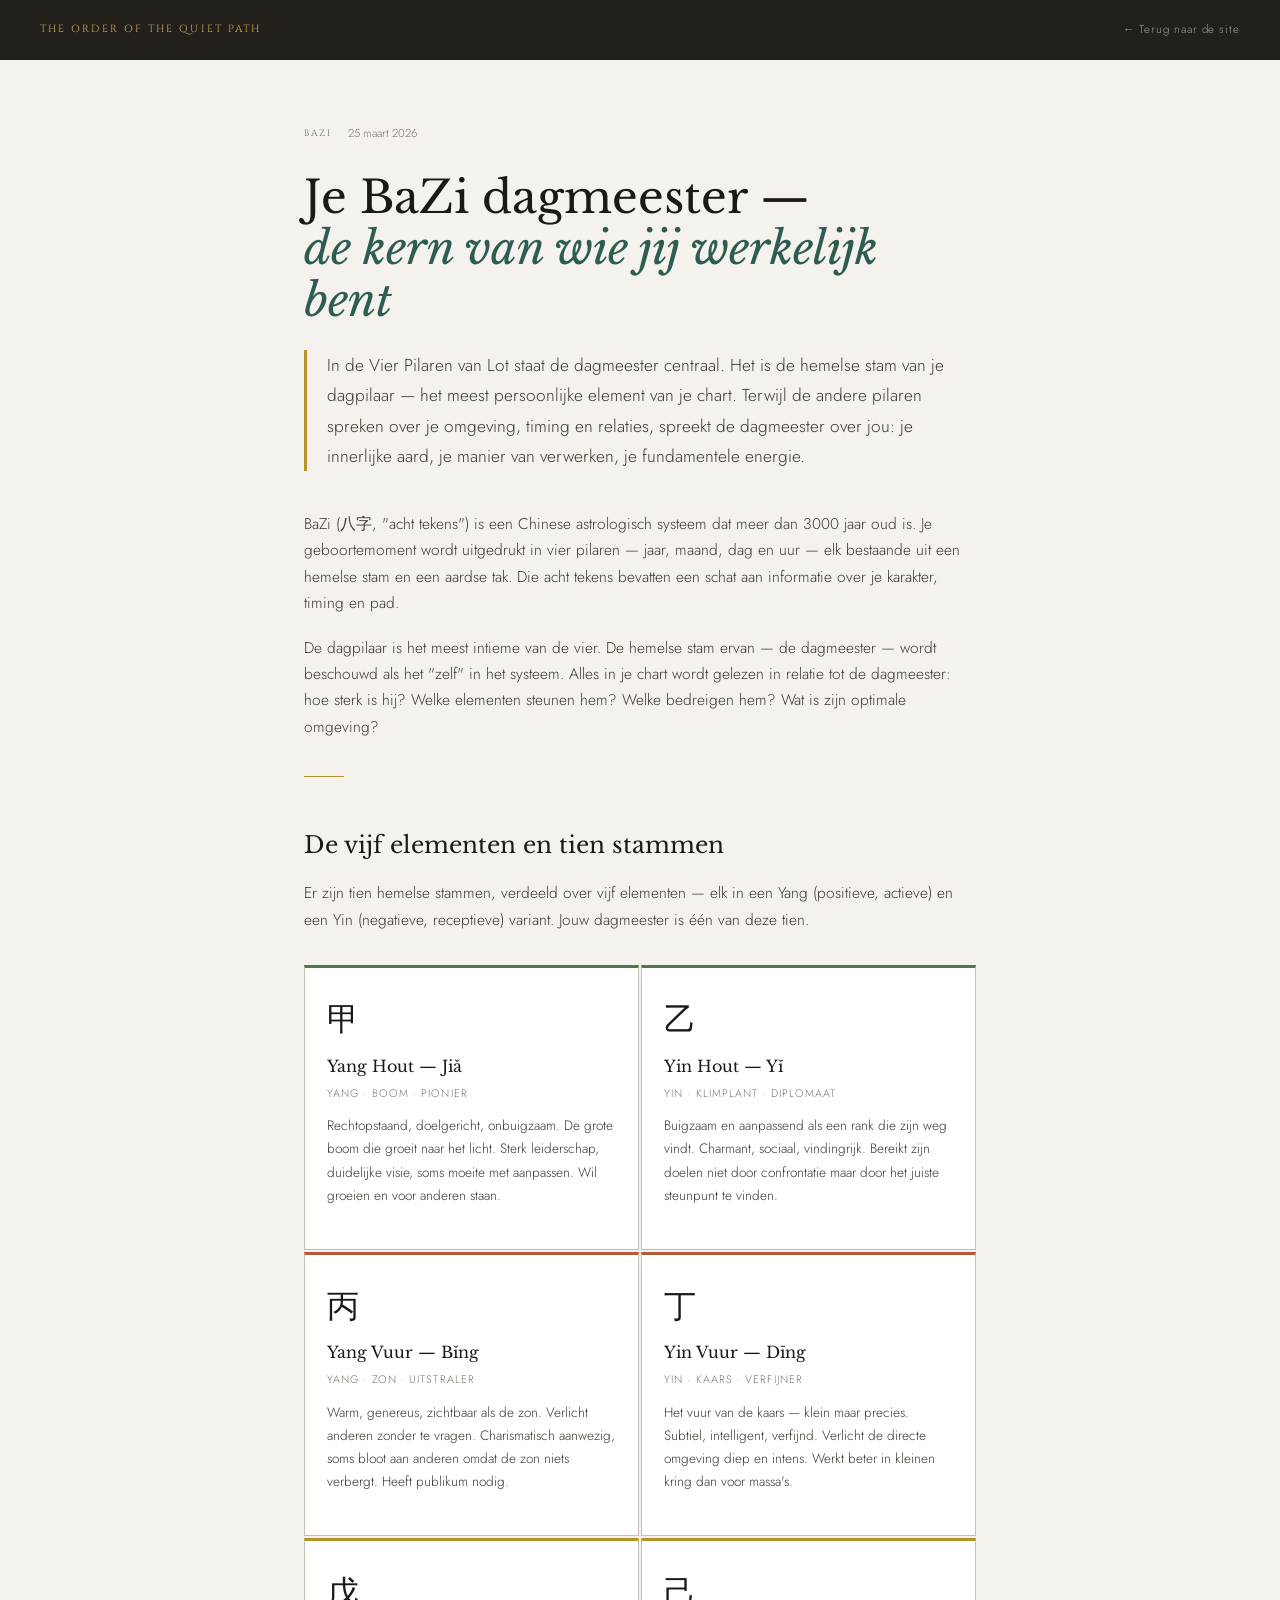
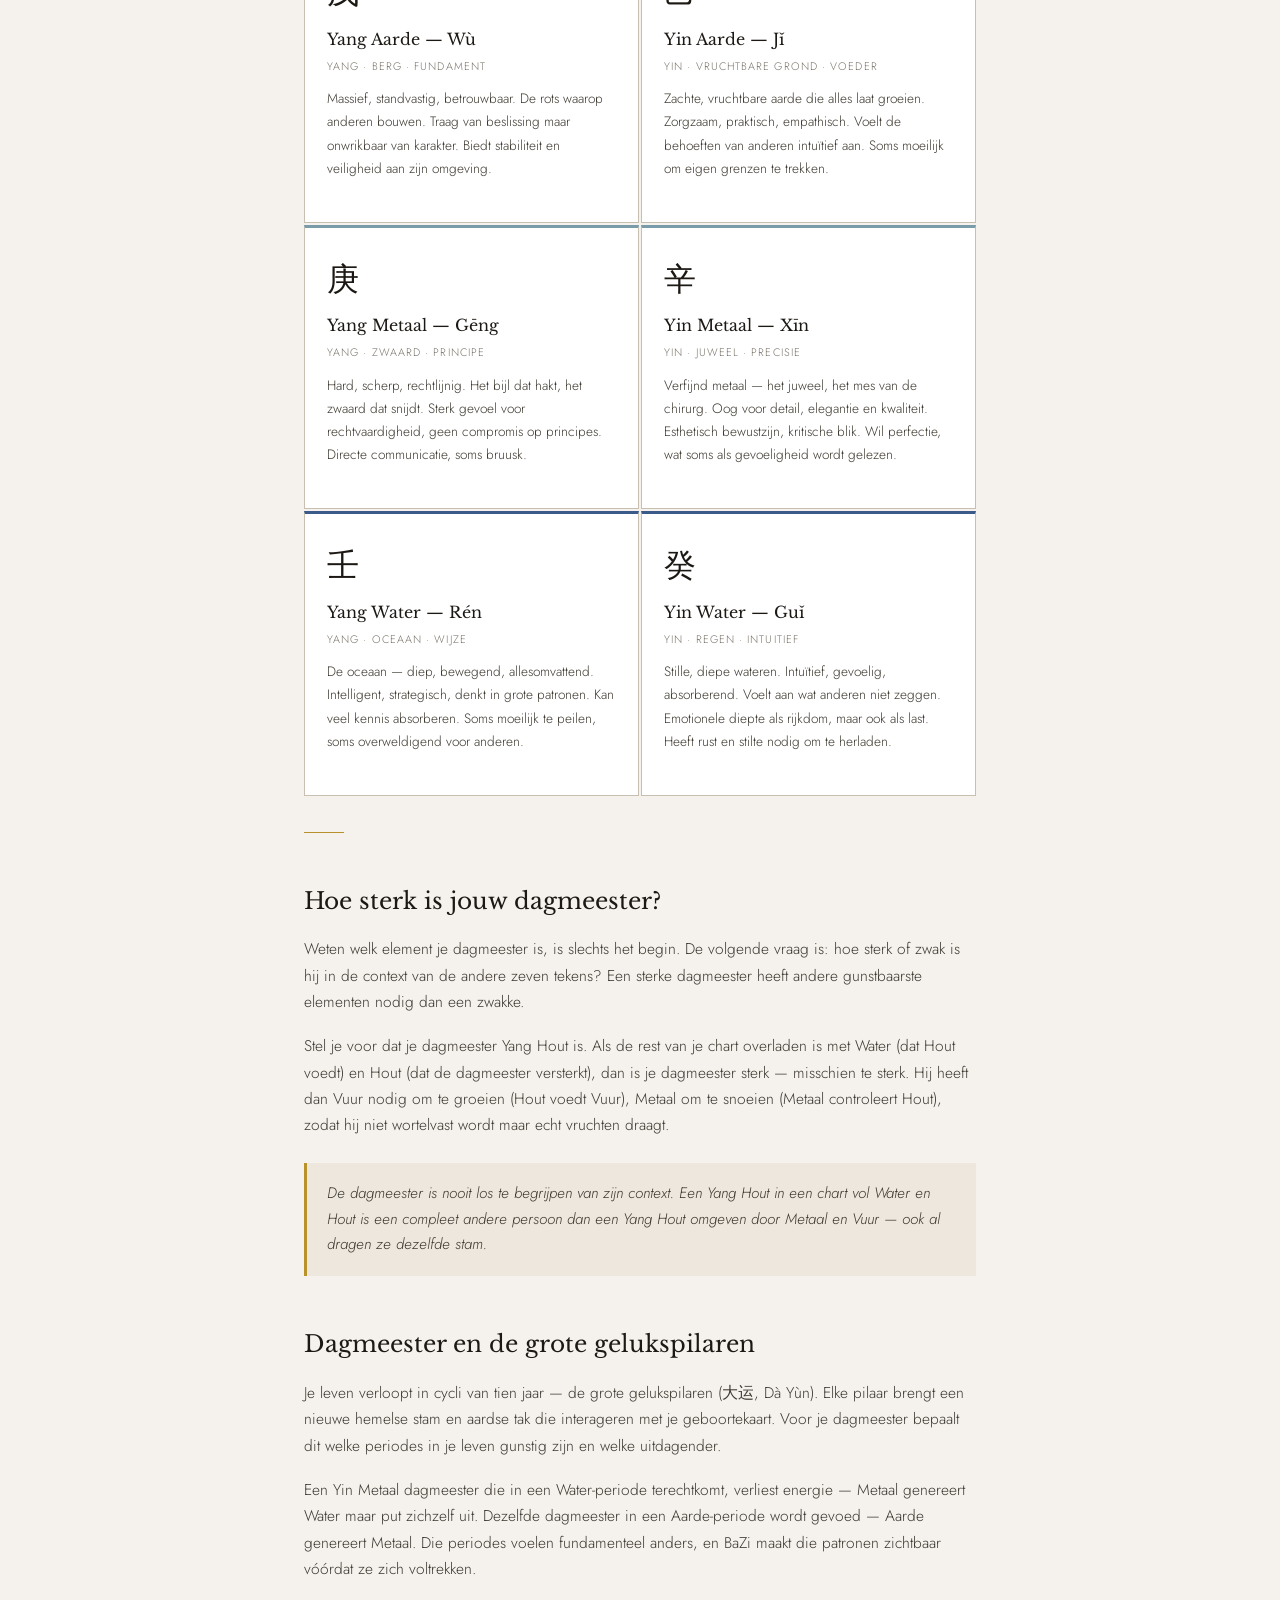
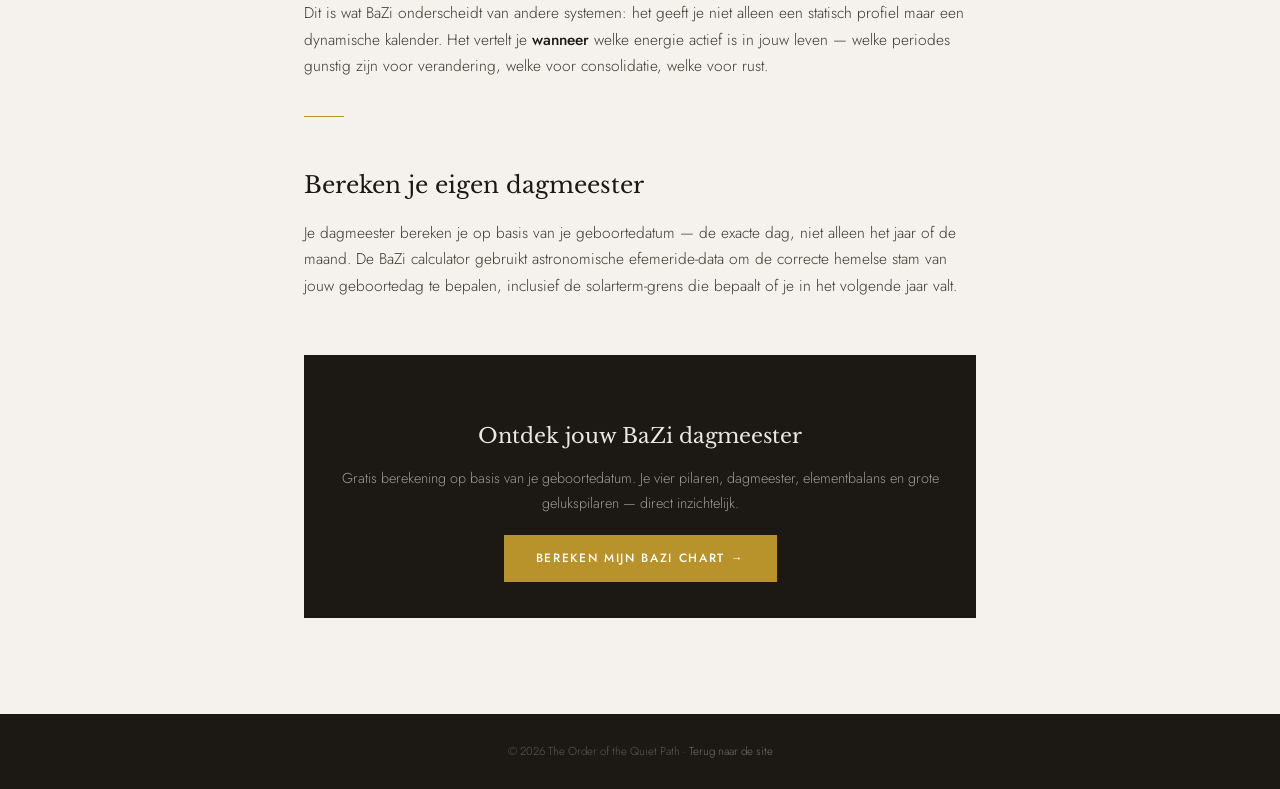
<file: blog/bazi-dagmeester.html>
<!DOCTYPE html>
<html lang="nl">
<head>
  <meta charset="UTF-8" />
  <meta name="viewport" content="width=device-width, initial-scale=1.0" />
  <title>Je BaZi dagmeester: de kern van wie jij bent | Het Stille Pad</title>
  <meta name="description" content="De dagmeester is het meest persoonlijke element van je BaZi chart. Ontdek wat de tien hemelse stammen zeggen over jouw karakter, energie en levensstijl." />
  <link rel="canonical" href="https://theorderofthequietpath.github.io/blog/bazi-dagmeester.html" />
  <link rel="preconnect" href="https://fonts.googleapis.com" />
  <link rel="preconnect" href="https://fonts.gstatic.com" crossorigin />
  <link href="https://fonts.googleapis.com/css2?family=Libre+Baskerville:ital,wght@0,400;0,700;1,400&family=Jost:wght@300;400;500&family=Cinzel:wght@400&display=swap" rel="stylesheet" />
  <style>
    *, *::before, *::after { box-sizing: border-box; margin: 0; padding: 0; }
    body { background: #f5f2ed; color: #1c1814; font-family: 'Jost', sans-serif; font-weight: 300; line-height: 1.7; }
    a { color: inherit; text-decoration: none; }
    :root { --ink: #1c1814; --ink2: #3d3830; --ink3: #7a736a; --sage: #4a7c6f; --sage-dark: #2d5c52; --gold: #b8922a; --gold-lt: #d4ae58; --bg2: #ede7de; --surface: #fff; --stone: #c8bfb0; }
    nav { background: rgba(28,24,20,0.97); padding: 0 40px; height: 60px; display: flex; align-items: center; justify-content: space-between; position: sticky; top: 0; z-index: 100; }
    .nav-logo { font-family: 'Cinzel', serif; font-size: 0.65rem; letter-spacing: 0.2em; color: var(--gold-lt); text-transform: uppercase; }
    .nav-back { font-size: 0.72rem; letter-spacing: 0.08em; color: rgba(245,242,237,0.6); transition: color 0.2s; }
    .nav-back:hover { color: var(--gold-lt); }
    .article-wrap { max-width: 720px; margin: 0 auto; padding: 64px 24px 96px; }
    .article-meta { display: flex; align-items: center; gap: 16px; margin-bottom: 28px; }
    .article-tag { font-family: 'Cinzel', serif; font-size: 0.58rem; letter-spacing: 0.18em; text-transform: uppercase; color: var(--sage); }
    .article-date { font-size: 0.72rem; color: var(--ink3); }
    h1 { font-family: 'Libre Baskerville', serif; font-size: clamp(1.8rem, 4vw, 2.8rem); font-weight: 400; line-height: 1.15; margin-bottom: 24px; }
    h1 em { color: var(--sage-dark); }
    .article-intro { font-size: 1.08rem; color: var(--ink2); line-height: 1.75; margin-bottom: 40px; border-left: 3px solid var(--gold); padding-left: 20px; }
    h2 { font-family: 'Libre Baskerville', serif; font-size: 1.45rem; font-weight: 400; margin: 48px 0 16px; }
    h3 { font-family: 'Libre Baskerville', serif; font-size: 1.05rem; font-weight: 400; margin: 28px 0 10px; color: var(--sage-dark); }
    p { color: var(--ink2); margin-bottom: 18px; font-size: 0.97rem; }
    strong { color: var(--ink); font-weight: 500; }
    .el-grid { display: grid; grid-template-columns: 1fr 1fr; gap: 2px; margin: 32px 0; }
    .el-card { background: var(--surface); border: 1px solid var(--stone); padding: 24px 22px; }
    .el-cn { font-size: 2rem; margin-bottom: 6px; }
    .el-name { font-family: 'Libre Baskerville', serif; font-size: 1rem; font-weight: 400; margin-bottom: 4px; }
    .el-pol { font-size: 0.68rem; letter-spacing: 0.1em; text-transform: uppercase; color: var(--ink3); margin-bottom: 12px; }
    .el-hout   { border-top: 3px solid #4a7c4a; }
    .el-vuur   { border-top: 3px solid #b85a3a; }
    .el-aarde  { border-top: 3px solid #b8922a; }
    .el-metaal { border-top: 3px solid #7a9baa; }
    .el-water  { border-top: 3px solid #3a5a8a; }
    .divider { width: 40px; height: 1px; background: var(--gold); margin: 36px 0; }
    .insight { background: var(--bg2); border-left: 3px solid var(--gold); padding: 18px 20px; margin: 24px 0; font-style: italic; font-size: 0.95rem; color: var(--ink2); }
    .cta-block { background: var(--ink); color: rgba(245,242,237,0.9); padding: 36px 32px; margin-top: 56px; text-align: center; }
    .cta-block h3 { font-family: 'Libre Baskerville', serif; font-size: 1.3rem; font-weight: 400; color: rgba(245,242,237,0.95); margin-bottom: 12px; }
    .cta-block p { color: rgba(245,242,237,0.6); font-size: 0.9rem; margin-bottom: 20px; }
    .btn { display: inline-block; font-family: 'Jost', sans-serif; font-size: 0.75rem; font-weight: 500; letter-spacing: 0.14em; text-transform: uppercase; padding: 13px 32px; background: var(--gold); color: #fff; transition: background 0.2s; }
    .btn:hover { background: #9a7520; }
    footer { background: var(--ink); padding: 28px 40px; text-align: center; font-size: 0.72rem; color: rgba(245,242,237,0.3); }
    @media (max-width: 600px) { nav { padding: 0 20px; } .article-wrap { padding: 40px 20px 64px; } .el-grid { grid-template-columns: 1fr; } }
  </style>
</head>
<body>
  <nav>
    <a href="../" class="nav-logo">The Order of the Quiet Path</a>
    <a href="../" class="nav-back">← Terug naar de site</a>
  </nav>

  <article class="article-wrap">
    <div class="article-meta">
      <span class="article-tag">BaZi</span>
      <span class="article-date">25 maart 2026</span>
    </div>

    <h1>Je BaZi dagmeester —<br/><em>de kern van wie jij werkelijk bent</em></h1>

    <p class="article-intro">In de Vier Pilaren van Lot staat de dagmeester centraal. Het is de hemelse stam van je dagpilaar — het meest persoonlijke element van je chart. Terwijl de andere pilaren spreken over je omgeving, timing en relaties, spreekt de dagmeester over jou: je innerlijke aard, je manier van verwerken, je fundamentele energie.</p>

    <p>BaZi (八字, "acht tekens") is een Chinese astrologisch systeem dat meer dan 3000 jaar oud is. Je geboortemoment wordt uitgedrukt in vier pilaren — jaar, maand, dag en uur — elk bestaande uit een hemelse stam en een aardse tak. Die acht tekens bevatten een schat aan informatie over je karakter, timing en pad.</p>

    <p>De dagpilaar is het meest intieme van de vier. De hemelse stam ervan — de dagmeester — wordt beschouwd als het "zelf" in het systeem. Alles in je chart wordt gelezen in relatie tot de dagmeester: hoe sterk is hij? Welke elementen steunen hem? Welke bedreigen hem? Wat is zijn optimale omgeving?</p>

    <div class="divider"></div>
    <h2>De vijf elementen en tien stammen</h2>

    <p>Er zijn tien hemelse stammen, verdeeld over vijf elementen — elk in een Yang (positieve, actieve) en een Yin (negatieve, receptieve) variant. Jouw dagmeester is één van deze tien.</p>

    <div class="el-grid">
      <div class="el-card el-hout">
        <div class="el-cn">甲</div>
        <div class="el-name">Yang Hout — Jiǎ</div>
        <div class="el-pol">Yang · Boom · Pionier</div>
        <p style="font-size:0.85rem;">Rechtopstaand, doelgericht, onbuigzaam. De grote boom die groeit naar het licht. Sterk leiderschap, duidelijke visie, soms moeite met aanpassen. Wil groeien en voor anderen staan.</p>
      </div>
      <div class="el-card el-hout">
        <div class="el-cn">乙</div>
        <div class="el-name">Yin Hout — Yǐ</div>
        <div class="el-pol">Yin · Klimplant · Diplomaat</div>
        <p style="font-size:0.85rem;">Buigzaam en aanpassend als een rank die zijn weg vindt. Charmant, sociaal, vindingrijk. Bereikt zijn doelen niet door confrontatie maar door het juiste steunpunt te vinden.</p>
      </div>
      <div class="el-card el-vuur">
        <div class="el-cn">丙</div>
        <div class="el-name">Yang Vuur — Bǐng</div>
        <div class="el-pol">Yang · Zon · Uitstraler</div>
        <p style="font-size:0.85rem;">Warm, genereus, zichtbaar als de zon. Verlicht anderen zonder te vragen. Charismatisch aanwezig, soms bloot aan anderen omdat de zon niets verbergt. Heeft publikum nodig.</p>
      </div>
      <div class="el-card el-vuur">
        <div class="el-cn">丁</div>
        <div class="el-name">Yin Vuur — Dīng</div>
        <div class="el-pol">Yin · Kaars · Verfijner</div>
        <p style="font-size:0.85rem;">Het vuur van de kaars — klein maar precies. Subtiel, intelligent, verfijnd. Verlicht de directe omgeving diep en intens. Werkt beter in kleinen kring dan voor massa's.</p>
      </div>
      <div class="el-card el-aarde">
        <div class="el-cn">戊</div>
        <div class="el-name">Yang Aarde — Wù</div>
        <div class="el-pol">Yang · Berg · Fundament</div>
        <p style="font-size:0.85rem;">Massief, standvastig, betrouwbaar. De rots waarop anderen bouwen. Traag van beslissing maar onwrikbaar van karakter. Biedt stabiliteit en veiligheid aan zijn omgeving.</p>
      </div>
      <div class="el-card el-aarde">
        <div class="el-cn">己</div>
        <div class="el-name">Yin Aarde — Jǐ</div>
        <div class="el-pol">Yin · Vruchtbare grond · Voeder</div>
        <p style="font-size:0.85rem;">Zachte, vruchtbare aarde die alles laat groeien. Zorgzaam, praktisch, empathisch. Voelt de behoeften van anderen intuïtief aan. Soms moeilijk om eigen grenzen te trekken.</p>
      </div>
      <div class="el-card el-metaal">
        <div class="el-cn">庚</div>
        <div class="el-name">Yang Metaal — Gēng</div>
        <div class="el-pol">Yang · Zwaard · Principe</div>
        <p style="font-size:0.85rem;">Hard, scherp, rechtlijnig. Het bijl dat hakt, het zwaard dat snijdt. Sterk gevoel voor rechtvaardigheid, geen compromis op principes. Directe communicatie, soms bruusk.</p>
      </div>
      <div class="el-card el-metaal">
        <div class="el-cn">辛</div>
        <div class="el-name">Yin Metaal — Xīn</div>
        <div class="el-pol">Yin · Juweel · Precisie</div>
        <p style="font-size:0.85rem;">Verfijnd metaal — het juweel, het mes van de chirurg. Oog voor detail, elegantie en kwaliteit. Esthetisch bewustzijn, kritische blik. Wil perfectie, wat soms als gevoeligheid wordt gelezen.</p>
      </div>
      <div class="el-card el-water">
        <div class="el-cn">壬</div>
        <div class="el-name">Yang Water — Rén</div>
        <div class="el-pol">Yang · Oceaan · Wijze</div>
        <p style="font-size:0.85rem;">De oceaan — diep, bewegend, allesomvattend. Intelligent, strategisch, denkt in grote patronen. Kan veel kennis absorberen. Soms moeilijk te peilen, soms overweldigend voor anderen.</p>
      </div>
      <div class="el-card el-water">
        <div class="el-cn">癸</div>
        <div class="el-name">Yin Water — Guǐ</div>
        <div class="el-pol">Yin · Regen · Intuitief</div>
        <p style="font-size:0.85rem;">Stille, diepe wateren. Intuïtief, gevoelig, absorberend. Voelt aan wat anderen niet zeggen. Emotionele diepte als rijkdom, maar ook als last. Heeft rust en stilte nodig om te herladen.</p>
      </div>
    </div>

    <div class="divider"></div>
    <h2>Hoe sterk is jouw dagmeester?</h2>

    <p>Weten welk element je dagmeester is, is slechts het begin. De volgende vraag is: hoe sterk of zwak is hij in de context van de andere zeven tekens? Een sterke dagmeester heeft andere gunstbaarste elementen nodig dan een zwakke.</p>

    <p>Stel je voor dat je dagmeester Yang Hout is. Als de rest van je chart overladen is met Water (dat Hout voedt) en Hout (dat de dagmeester versterkt), dan is je dagmeester sterk — misschien te sterk. Hij heeft dan Vuur nodig om te groeien (Hout voedt Vuur), Metaal om te snoeien (Metaal controleert Hout), zodat hij niet wortelvast wordt maar echt vruchten draagt.</p>

    <div class="insight">
      De dagmeester is nooit los te begrijpen van zijn context. Een Yang Hout in een chart vol Water en Hout is een compleet andere persoon dan een Yang Hout omgeven door Metaal en Vuur — ook al dragen ze dezelfde stam.
    </div>

    <h2>Dag­meester en de grote gelukspilaren</h2>

    <p>Je leven verloopt in cycli van tien jaar — de grote gelukspilaren (大运, Dà Yùn). Elke pilaar brengt een nieuwe hemelse stam en aardse tak die interageren met je geboortekaart. Voor je dagmeester bepaalt dit welke periodes in je leven gunstig zijn en welke uitdagender.</p>

    <p>Een Yin Metaal dagmeester die in een Water-periode terechtkomt, verliest energie — Metaal genereert Water maar put zichzelf uit. Dezelfde dagmeester in een Aarde-periode wordt gevoed — Aarde genereert Metaal. Die periodes voelen fundamenteel anders, en BaZi maakt die patronen zichtbaar vóórdat ze zich voltrekken.</p>

    <p>Dit is wat BaZi onderscheidt van andere systemen: het geeft je niet alleen een statisch profiel maar een dynamische kalender. Het vertelt je <strong>wanneer</strong> welke energie actief is in jouw leven — welke periodes gunstig zijn voor verandering, welke voor consolidatie, welke voor rust.</p>

    <div class="divider"></div>

    <h2>Bereken je eigen dagmeester</h2>
    <p>Je dagmeester bereken je op basis van je geboortedatum — de exacte dag, niet alleen het jaar of de maand. De BaZi calculator gebruikt astronomische efemeride-data om de correcte hemelse stam van jouw geboortedag te bepalen, inclusief de solarterm-grens die bepaalt of je in het volgende jaar valt.</p>

    <div class="cta-block">
      <h3>Ontdek jouw BaZi dagmeester</h3>
      <p>Gratis berekening op basis van je geboortedatum. Je vier pilaren, dagmeester, elementbalans en grote gelukspilaren — direct inzichtelijk.</p>
      <a href="../instrumenten/" class="btn">Bereken mijn BaZi chart →</a>
    </div>
  </article>

  <footer>
    © 2026 The Order of the Quiet Path · <a href="../" style="color:rgba(245,242,237,0.4);">Terug naar de site</a>
  </footer>
</body>
</html>
</file>
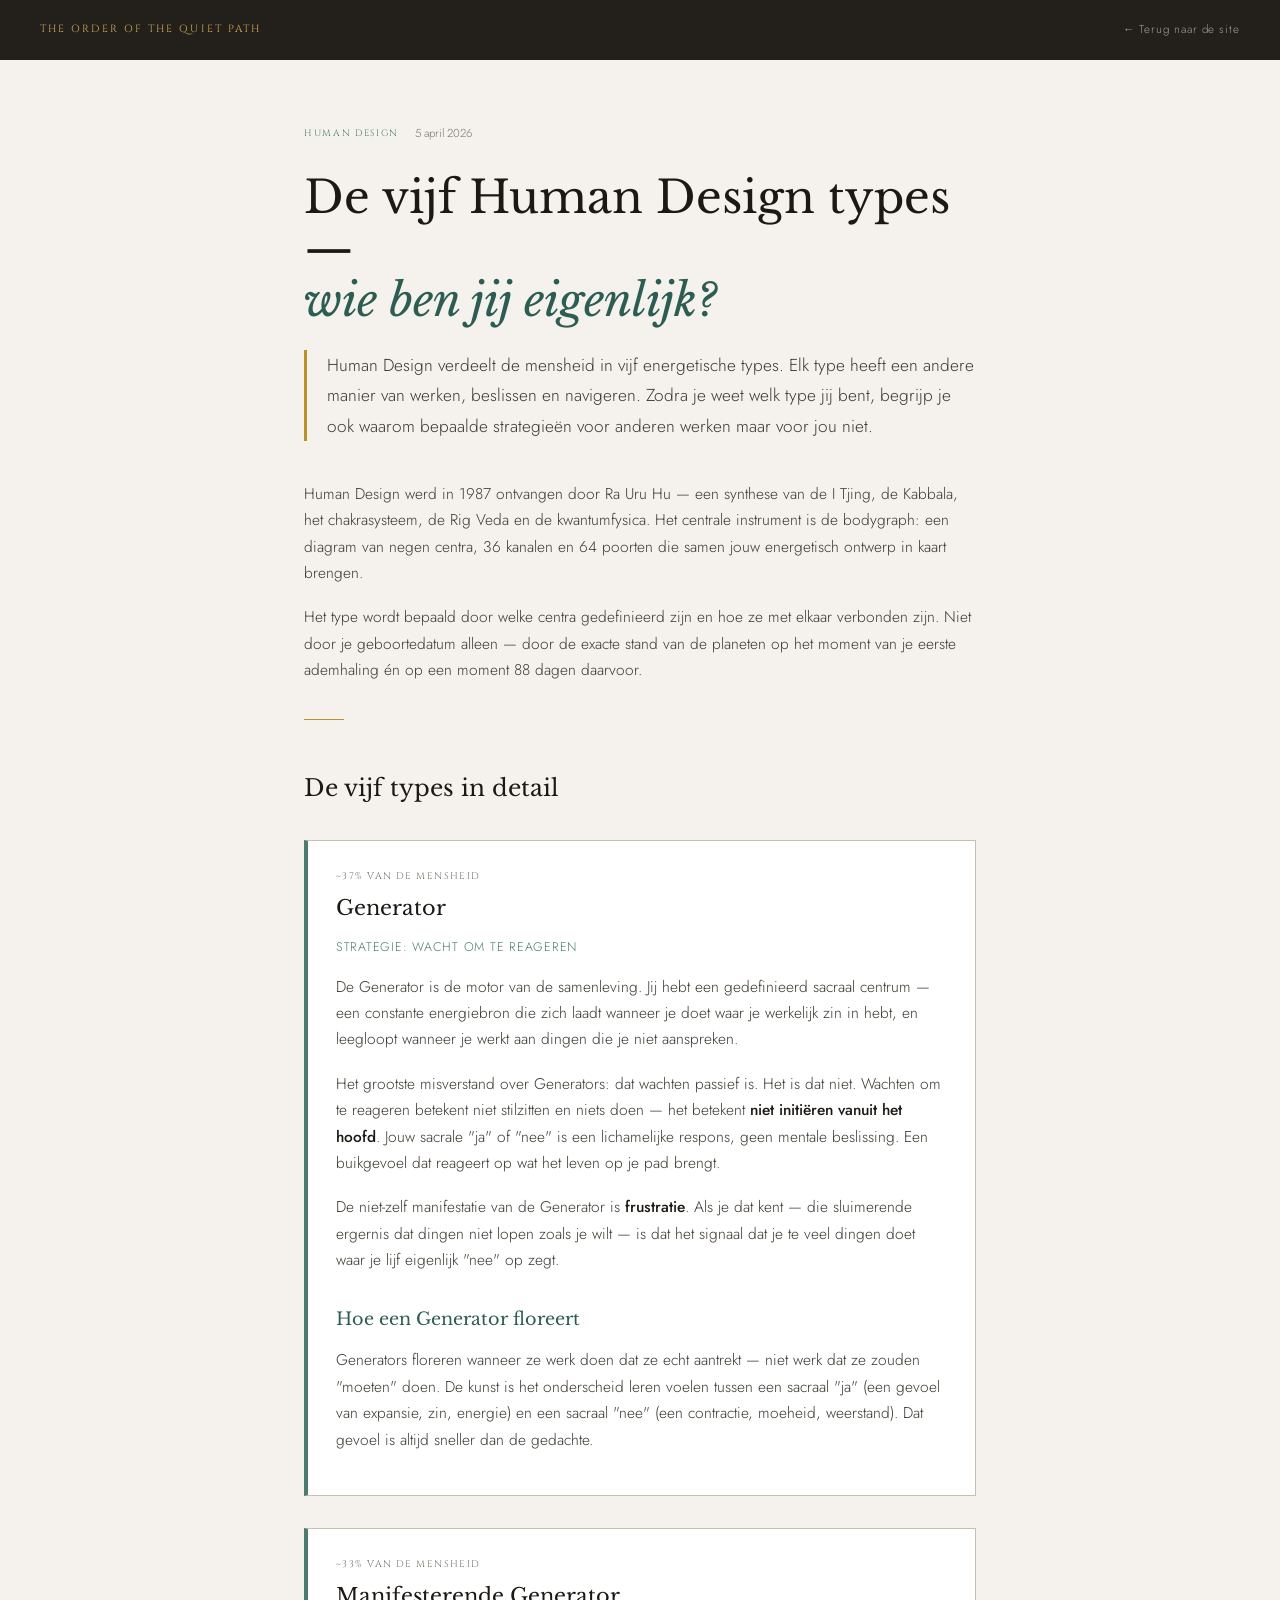
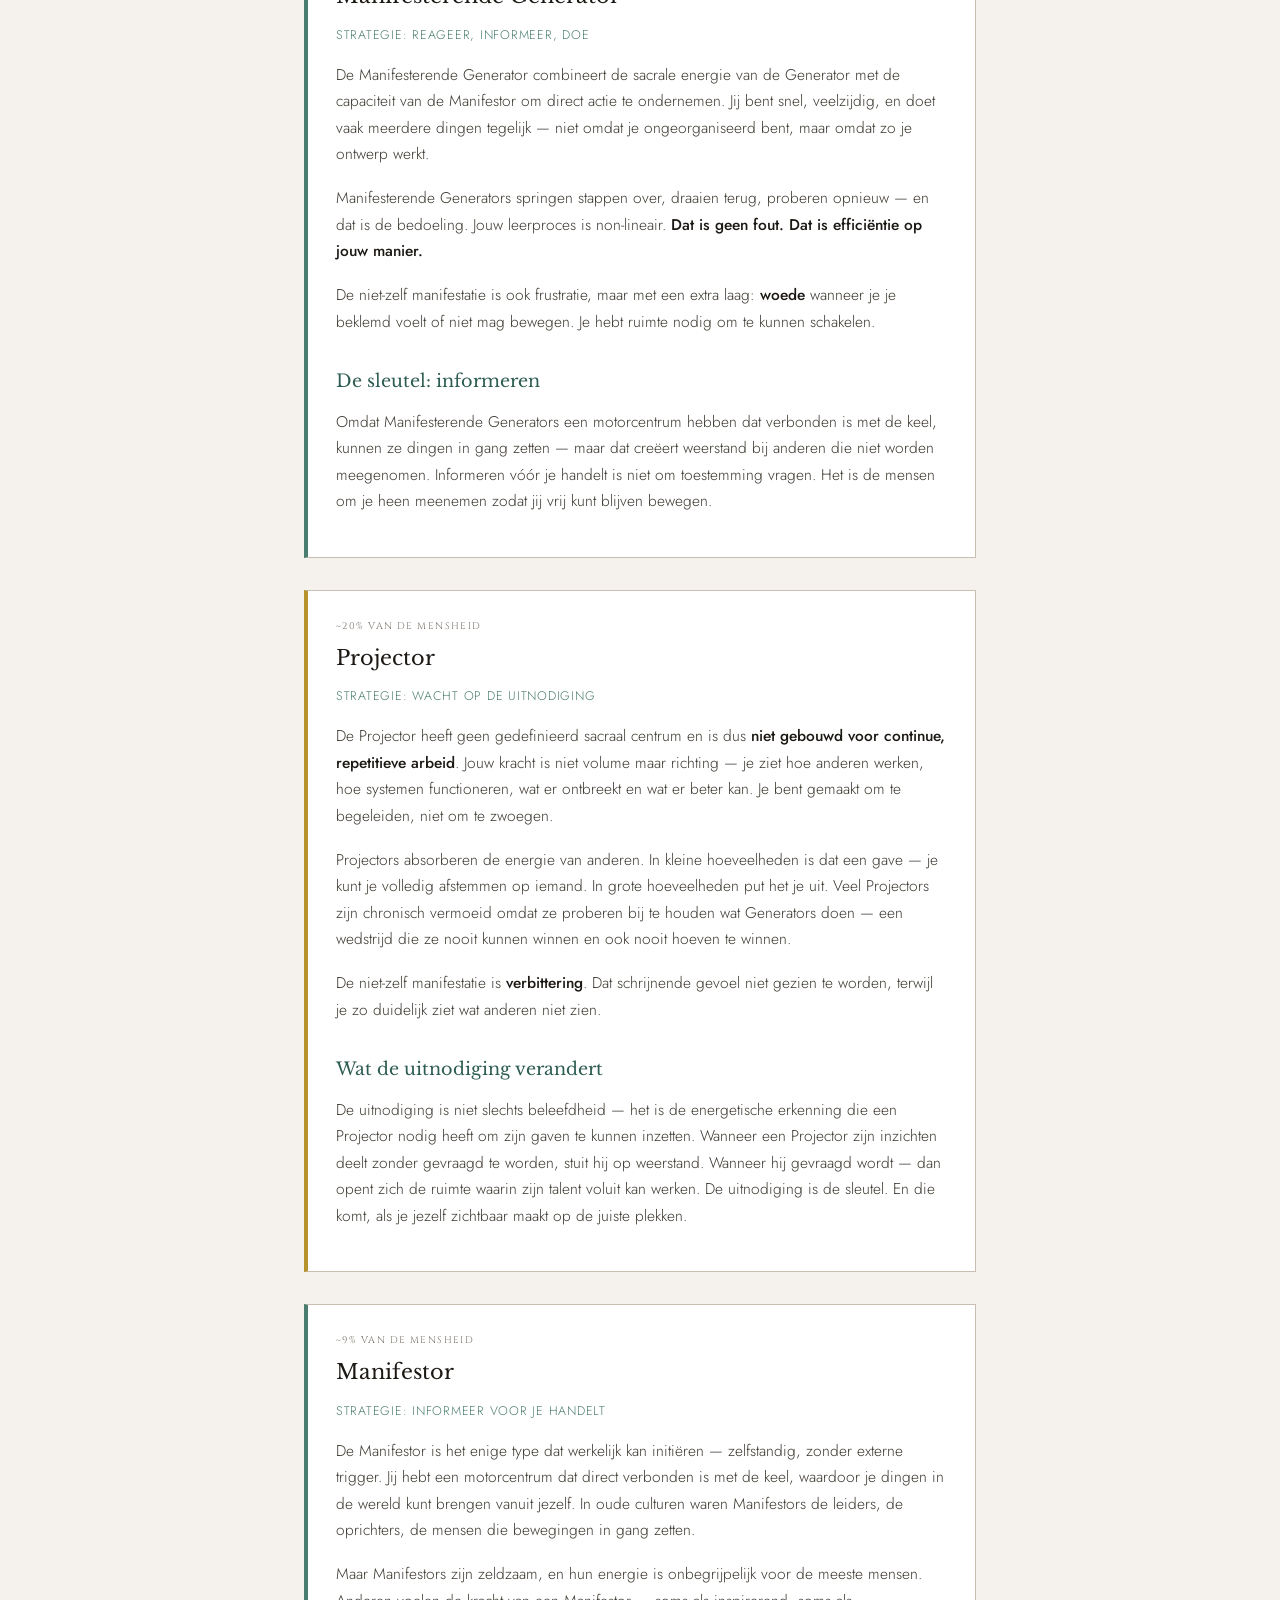
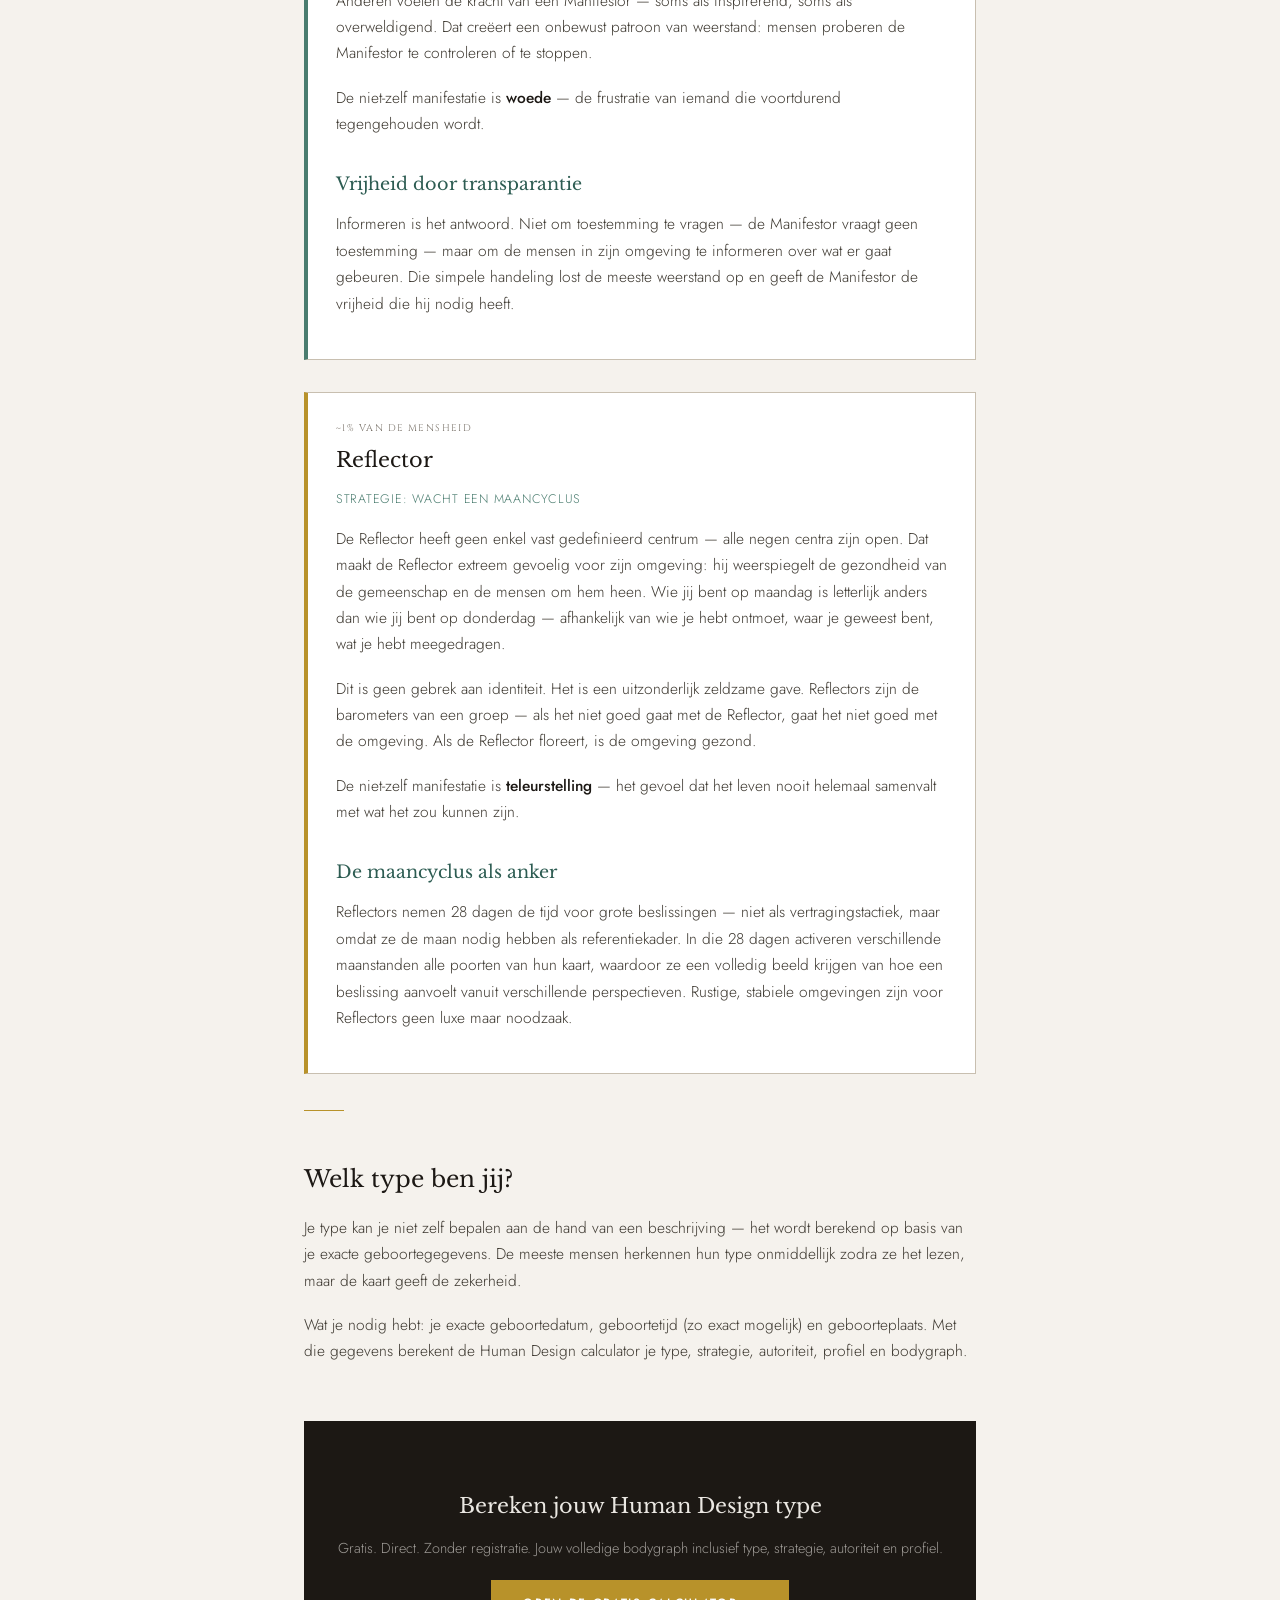
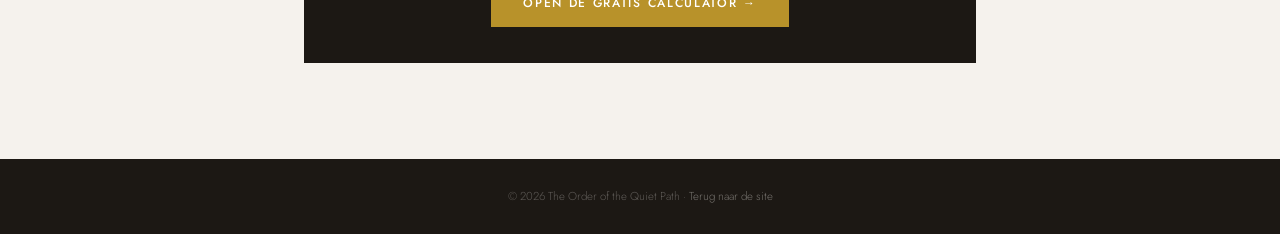
<file: blog/human-design-types.html>
<!DOCTYPE html>
<html lang="nl">
<head>
  <meta charset="UTF-8" />
  <meta name="viewport" content="width=device-width, initial-scale=1.0" />
  <title>De vijf Human Design types — wie ben jij? | Het Stille Pad</title>
  <meta name="description" content="Generator, Manifesterende Generator, Projector, Manifestor of Reflector? Ontdek wat jouw Human Design type zegt over hoe jij energie gebruikt, beslist en in het leven navigeert." />
  <link rel="canonical" href="https://theorderofthequietpath.github.io/blog/human-design-types.html" />
  <link rel="preconnect" href="https://fonts.googleapis.com" />
  <link rel="preconnect" href="https://fonts.gstatic.com" crossorigin />
  <link href="https://fonts.googleapis.com/css2?family=Libre+Baskerville:ital,wght@0,400;0,700;1,400&family=Jost:wght@300;400;500&family=Cinzel:wght@400&display=swap" rel="stylesheet" />
  <style>
    *, *::before, *::after { box-sizing: border-box; margin: 0; padding: 0; }
    html { font-size: 16px; }
    body { background: #f5f2ed; color: #1c1814; font-family: 'Jost', sans-serif; font-weight: 300; line-height: 1.7; }
    a { color: inherit; text-decoration: none; }
    :root {
      --ink: #1c1814; --ink2: #3d3830; --ink3: #7a736a;
      --sage: #4a7c6f; --sage-dark: #2d5c52; --gold: #b8922a; --gold-lt: #d4ae58;
      --bg: #f5f2ed; --bg2: #ede7de; --surface: #fff; --stone: #c8bfb0;
    }
    /* Nav */
    nav { background: rgba(28,24,20,0.97); padding: 0 40px; height: 60px; display: flex; align-items: center; justify-content: space-between; position: sticky; top: 0; z-index: 100; }
    .nav-logo { font-family: 'Cinzel', serif; font-size: 0.65rem; letter-spacing: 0.2em; color: var(--gold-lt); text-transform: uppercase; }
    .nav-back { font-size: 0.72rem; letter-spacing: 0.08em; color: rgba(245,242,237,0.6); transition: color 0.2s; }
    .nav-back:hover { color: var(--gold-lt); }
    /* Article layout */
    .article-wrap { max-width: 720px; margin: 0 auto; padding: 64px 24px 96px; }
    .article-meta { display: flex; align-items: center; gap: 16px; margin-bottom: 28px; }
    .article-tag { font-family: 'Cinzel', serif; font-size: 0.58rem; letter-spacing: 0.18em; text-transform: uppercase; color: var(--sage); }
    .article-date { font-size: 0.72rem; color: var(--ink3); }
    h1 { font-family: 'Libre Baskerville', serif; font-size: clamp(1.8rem, 4vw, 2.8rem); font-weight: 400; line-height: 1.15; margin-bottom: 24px; }
    h1 em { color: var(--sage-dark); font-style: italic; }
    .article-intro { font-size: 1.08rem; color: var(--ink2); line-height: 1.75; margin-bottom: 40px; border-left: 3px solid var(--gold); padding-left: 20px; }
    h2 { font-family: 'Libre Baskerville', serif; font-size: 1.45rem; font-weight: 400; margin: 48px 0 16px; }
    h3 { font-family: 'Libre Baskerville', serif; font-size: 1.1rem; font-weight: 400; margin: 32px 0 12px; color: var(--sage-dark); }
    p { color: var(--ink2); margin-bottom: 18px; font-size: 0.97rem; }
    strong { color: var(--ink); font-weight: 500; }
    .type-card { background: var(--surface); border: 1px solid var(--stone); border-left: 4px solid var(--sage); padding: 28px 28px 24px; margin: 32px 0; }
    .type-card--gold { border-left-color: var(--gold); }
    .type-pct { font-family: 'Cinzel', serif; font-size: 0.6rem; letter-spacing: 0.15em; text-transform: uppercase; color: var(--ink3); margin-bottom: 6px; }
    .type-name { font-family: 'Libre Baskerville', serif; font-size: 1.3rem; font-weight: 400; margin-bottom: 10px; }
    .type-strategy { font-size: 0.78rem; letter-spacing: 0.06em; text-transform: uppercase; color: var(--sage); margin-bottom: 16px; }
    .divider { width: 40px; height: 1px; background: var(--gold); margin: 36px 0; }
    .cta-block { background: var(--ink); color: rgba(245,242,237,0.9); padding: 36px 32px; margin-top: 56px; text-align: center; }
    .cta-block h3 { font-family: 'Libre Baskerville', serif; font-size: 1.3rem; font-weight: 400; color: rgba(245,242,237,0.95); margin-bottom: 12px; }
    .cta-block p { color: rgba(245,242,237,0.6); font-size: 0.9rem; margin-bottom: 20px; }
    .btn { display: inline-block; font-family: 'Jost', sans-serif; font-size: 0.75rem; font-weight: 500; letter-spacing: 0.14em; text-transform: uppercase; padding: 13px 32px; background: var(--gold); color: #fff; border: none; cursor: pointer; transition: background 0.2s; }
    .btn:hover { background: #9a7520; }
    footer { background: var(--ink); padding: 28px 40px; text-align: center; font-size: 0.72rem; color: rgba(245,242,237,0.3); }
    @media (max-width: 600px) { nav { padding: 0 20px; } .article-wrap { padding: 40px 20px 64px; } }
  </style>
</head>
<body>
  <nav>
    <a href="../" class="nav-logo">The Order of the Quiet Path</a>
    <a href="../" class="nav-back">← Terug naar de site</a>
  </nav>

  <article class="article-wrap">
    <div class="article-meta">
      <span class="article-tag">Human Design</span>
      <span class="article-date">5 april 2026</span>
    </div>

    <h1>De vijf Human Design types —<br/><em>wie ben jij eigenlijk?</em></h1>

    <p class="article-intro">Human Design verdeelt de mensheid in vijf energetische types. Elk type heeft een andere manier van werken, beslissen en navigeren. Zodra je weet welk type jij bent, begrijp je ook waarom bepaalde strategieën voor anderen werken maar voor jou niet.</p>

    <p>Human Design werd in 1987 ontvangen door Ra Uru Hu — een synthese van de I Tjing, de Kabbala, het chakrasysteem, de Rig Veda en de kwantumfysica. Het centrale instrument is de bodygraph: een diagram van negen centra, 36 kanalen en 64 poorten die samen jouw energetisch ontwerp in kaart brengen.</p>

    <p>Het type wordt bepaald door welke centra gedefinieerd zijn en hoe ze met elkaar verbonden zijn. Niet door je geboortedatum alleen — door de exacte stand van de planeten op het moment van je eerste ademhaling én op een moment 88 dagen daarvoor.</p>

    <div class="divider"></div>
    <h2>De vijf types in detail</h2>

    <div class="type-card">
      <div class="type-pct">~37% van de mensheid</div>
      <div class="type-name">Generator</div>
      <div class="type-strategy">Strategie: Wacht om te reageren</div>
      <p>De Generator is de motor van de samenleving. Jij hebt een gedefinieerd sacraal centrum — een constante energiebron die zich laadt wanneer je doet waar je werkelijk zin in hebt, en leegloopt wanneer je werkt aan dingen die je niet aanspreken.</p>
      <p>Het grootste misverstand over Generators: dat wachten passief is. Het is dat niet. Wachten om te reageren betekent niet stilzitten en niets doen — het betekent <strong>niet initiëren vanuit het hoofd</strong>. Jouw sacrale "ja" of "nee" is een lichamelijke respons, geen mentale beslissing. Een buikgevoel dat reageert op wat het leven op je pad brengt.</p>
      <p>De niet-zelf manifestatie van de Generator is <strong>frustratie</strong>. Als je dat kent — die sluimerende ergernis dat dingen niet lopen zoals je wilt — is dat het signaal dat je te veel dingen doet waar je lijf eigenlijk "nee" op zegt.</p>
      <h3>Hoe een Generator floreert</h3>
      <p>Generators floreren wanneer ze werk doen dat ze echt aantrekt — niet werk dat ze zouden "moeten" doen. De kunst is het onderscheid leren voelen tussen een sacraal "ja" (een gevoel van expansie, zin, energie) en een sacraal "nee" (een contractie, moeheid, weerstand). Dat gevoel is altijd sneller dan de gedachte.</p>
    </div>

    <div class="type-card">
      <div class="type-pct">~33% van de mensheid</div>
      <div class="type-name">Manifesterende Generator</div>
      <div class="type-strategy">Strategie: Reageer, informeer, doe</div>
      <p>De Manifesterende Generator combineert de sacrale energie van de Generator met de capaciteit van de Manifestor om direct actie te ondernemen. Jij bent snel, veelzijdig, en doet vaak meerdere dingen tegelijk — niet omdat je ongeorganiseerd bent, maar omdat zo je ontwerp werkt.</p>
      <p>Manifesterende Generators springen stappen over, draaien terug, proberen opnieuw — en dat is de bedoeling. Jouw leerproces is non-lineair. <strong>Dat is geen fout. Dat is efficiëntie op jouw manier.</strong></p>
      <p>De niet-zelf manifestatie is ook frustratie, maar met een extra laag: <strong>woede</strong> wanneer je je beklemd voelt of niet mag bewegen. Je hebt ruimte nodig om te kunnen schakelen.</p>
      <h3>De sleutel: informeren</h3>
      <p>Omdat Manifesterende Generators een motorcentrum hebben dat verbonden is met de keel, kunnen ze dingen in gang zetten — maar dat creëert weerstand bij anderen die niet worden meegenomen. Informeren vóór je handelt is niet om toestemming vragen. Het is de mensen om je heen meenemen zodat jij vrij kunt blijven bewegen.</p>
    </div>

    <div class="type-card type-card--gold">
      <div class="type-pct">~20% van de mensheid</div>
      <div class="type-name">Projector</div>
      <div class="type-strategy">Strategie: Wacht op de uitnodiging</div>
      <p>De Projector heeft geen gedefinieerd sacraal centrum en is dus <strong>niet gebouwd voor continue, repetitieve arbeid</strong>. Jouw kracht is niet volume maar richting — je ziet hoe anderen werken, hoe systemen functioneren, wat er ontbreekt en wat er beter kan. Je bent gemaakt om te begeleiden, niet om te zwoegen.</p>
      <p>Projectors absorberen de energie van anderen. In kleine hoeveelheden is dat een gave — je kunt je volledig afstemmen op iemand. In grote hoeveelheden put het je uit. Veel Projectors zijn chronisch vermoeid omdat ze proberen bij te houden wat Generators doen — een wedstrijd die ze nooit kunnen winnen en ook nooit hoeven te winnen.</p>
      <p>De niet-zelf manifestatie is <strong>verbittering</strong>. Dat schrijnende gevoel niet gezien te worden, terwijl je zo duidelijk ziet wat anderen niet zien.</p>
      <h3>Wat de uitnodiging verandert</h3>
      <p>De uitnodiging is niet slechts beleefdheid — het is de energetische erkenning die een Projector nodig heeft om zijn gaven te kunnen inzetten. Wanneer een Projector zijn inzichten deelt zonder gevraagd te worden, stuit hij op weerstand. Wanneer hij gevraagd wordt — dan opent zich de ruimte waarin zijn talent voluit kan werken. De uitnodiging is de sleutel. En die komt, als je jezelf zichtbaar maakt op de juiste plekken.</p>
    </div>

    <div class="type-card">
      <div class="type-pct">~9% van de mensheid</div>
      <div class="type-name">Manifestor</div>
      <div class="type-strategy">Strategie: Informeer voor je handelt</div>
      <p>De Manifestor is het enige type dat werkelijk kan initiëren — zelfstandig, zonder externe trigger. Jij hebt een motorcentrum dat direct verbonden is met de keel, waardoor je dingen in de wereld kunt brengen vanuit jezelf. In oude culturen waren Manifestors de leiders, de oprichters, de mensen die bewegingen in gang zetten.</p>
      <p>Maar Manifestors zijn zeldzaam, en hun energie is onbegrijpelijk voor de meeste mensen. Anderen voelen de kracht van een Manifestor — soms als inspirerend, soms als overweldigend. Dat creëert een onbewust patroon van weerstand: mensen proberen de Manifestor te controleren of te stoppen.</p>
      <p>De niet-zelf manifestatie is <strong>woede</strong> — de frustratie van iemand die voortdurend tegengehouden wordt.</p>
      <h3>Vrijheid door transparantie</h3>
      <p>Informeren is het antwoord. Niet om toestemming te vragen — de Manifestor vraagt geen toestemming — maar om de mensen in zijn omgeving te informeren over wat er gaat gebeuren. Die simpele handeling lost de meeste weerstand op en geeft de Manifestor de vrijheid die hij nodig heeft.</p>
    </div>

    <div class="type-card type-card--gold">
      <div class="type-pct">~1% van de mensheid</div>
      <div class="type-name">Reflector</div>
      <div class="type-strategy">Strategie: Wacht een maancyclus</div>
      <p>De Reflector heeft geen enkel vast gedefinieerd centrum — alle negen centra zijn open. Dat maakt de Reflector extreem gevoelig voor zijn omgeving: hij weerspiegelt de gezondheid van de gemeenschap en de mensen om hem heen. Wie jij bent op maandag is letterlijk anders dan wie jij bent op donderdag — afhankelijk van wie je hebt ontmoet, waar je geweest bent, wat je hebt meegedragen.</p>
      <p>Dit is geen gebrek aan identiteit. Het is een uitzonderlijk zeldzame gave. Reflectors zijn de barometers van een groep — als het niet goed gaat met de Reflector, gaat het niet goed met de omgeving. Als de Reflector floreert, is de omgeving gezond.</p>
      <p>De niet-zelf manifestatie is <strong>teleurstelling</strong> — het gevoel dat het leven nooit helemaal samenvalt met wat het zou kunnen zijn.</p>
      <h3>De maancyclus als anker</h3>
      <p>Reflectors nemen 28 dagen de tijd voor grote beslissingen — niet als vertragingstactiek, maar omdat ze de maan nodig hebben als referentiekader. In die 28 dagen activeren verschillende maanstanden alle poorten van hun kaart, waardoor ze een volledig beeld krijgen van hoe een beslissing aanvoelt vanuit verschillende perspectieven. Rustige, stabiele omgevingen zijn voor Reflectors geen luxe maar noodzaak.</p>
    </div>

    <div class="divider"></div>

    <h2>Welk type ben jij?</h2>
    <p>Je type kan je niet zelf bepalen aan de hand van een beschrijving — het wordt berekend op basis van je exacte geboortegegevens. De meeste mensen herkennen hun type onmiddellijk zodra ze het lezen, maar de kaart geeft de zekerheid.</p>
    <p>Wat je nodig hebt: je exacte geboortedatum, geboortetijd (zo exact mogelijk) en geboorteplaats. Met die gegevens berekent de Human Design calculator je type, strategie, autoriteit, profiel en bodygraph.</p>

    <div class="cta-block">
      <h3>Bereken jouw Human Design type</h3>
      <p>Gratis. Direct. Zonder registratie. Jouw volledige bodygraph inclusief type, strategie, autoriteit en profiel.</p>
      <a href="../instrumenten/" class="btn">Open de gratis calculator →</a>
    </div>
  </article>

  <footer>
    © 2026 The Order of the Quiet Path · <a href="../" style="color:rgba(245,242,237,0.4);">Terug naar de site</a>
  </footer>
</body>
</html>
</file>
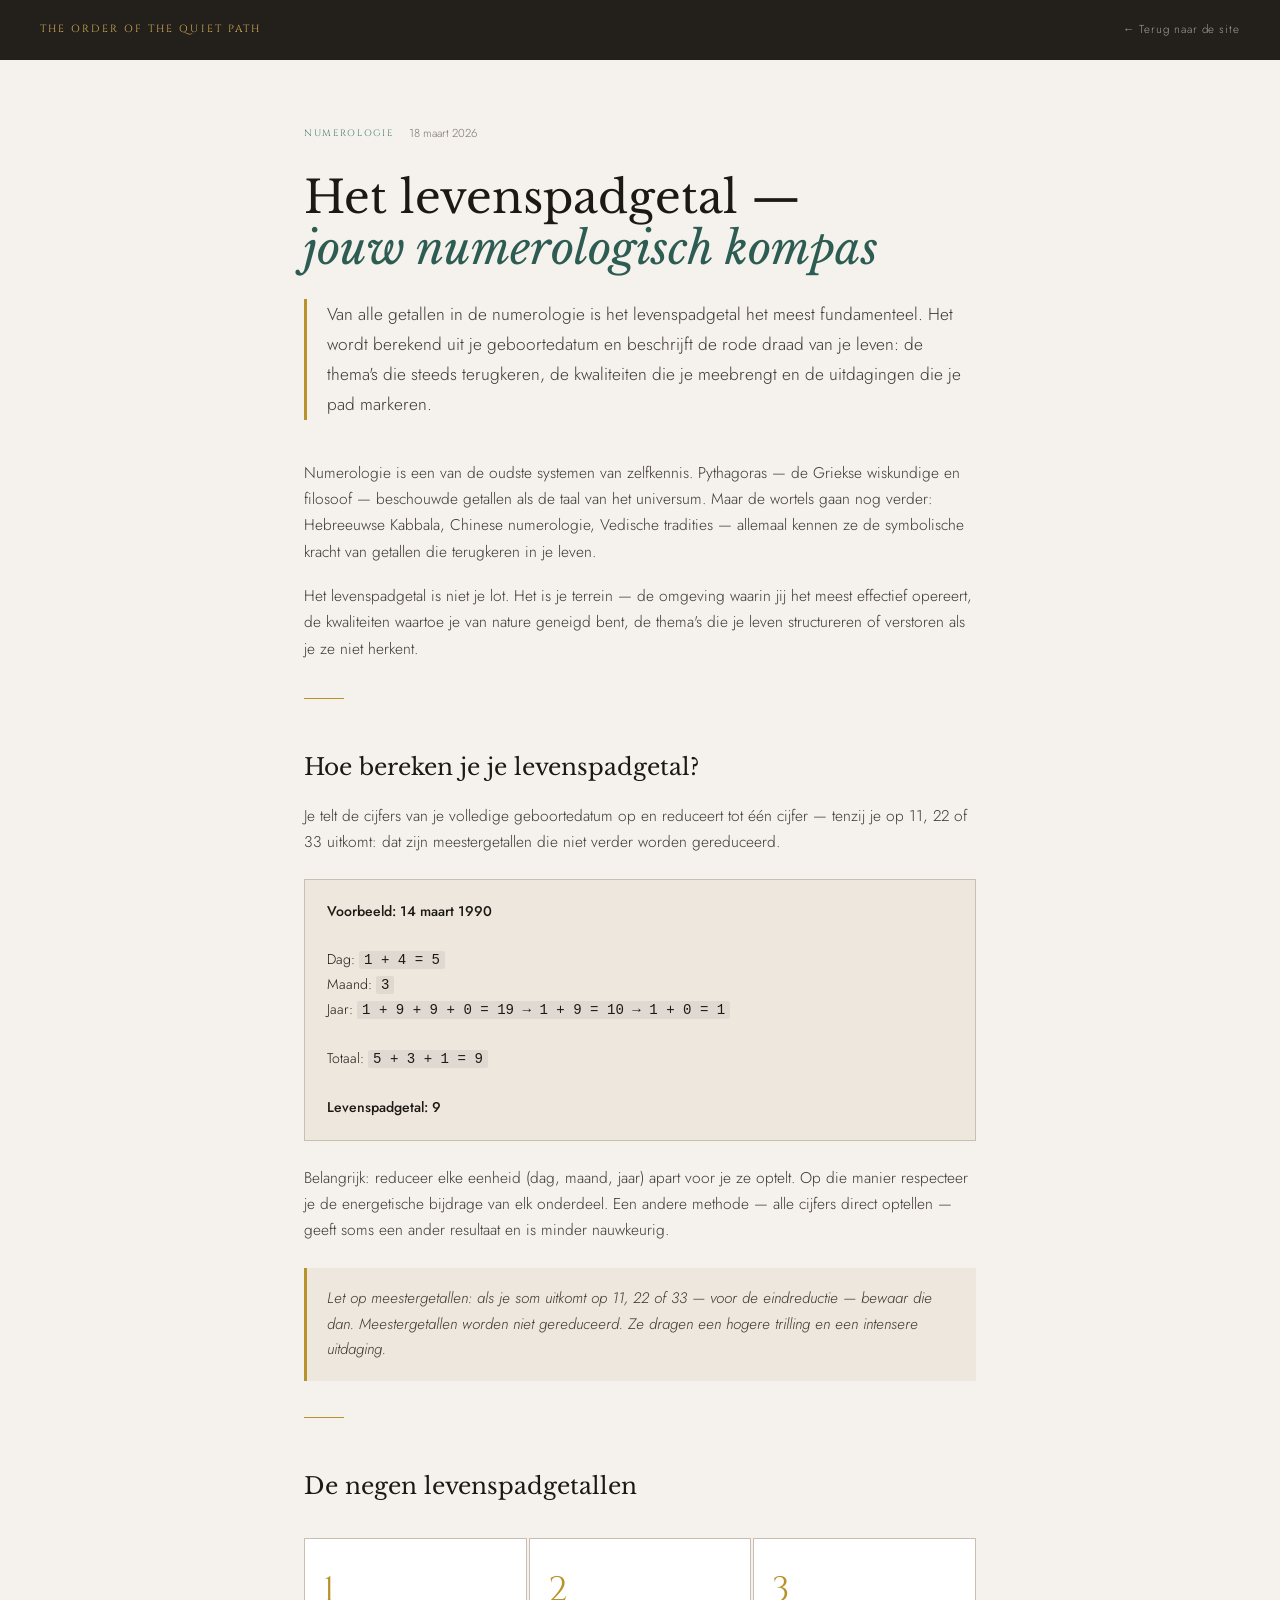
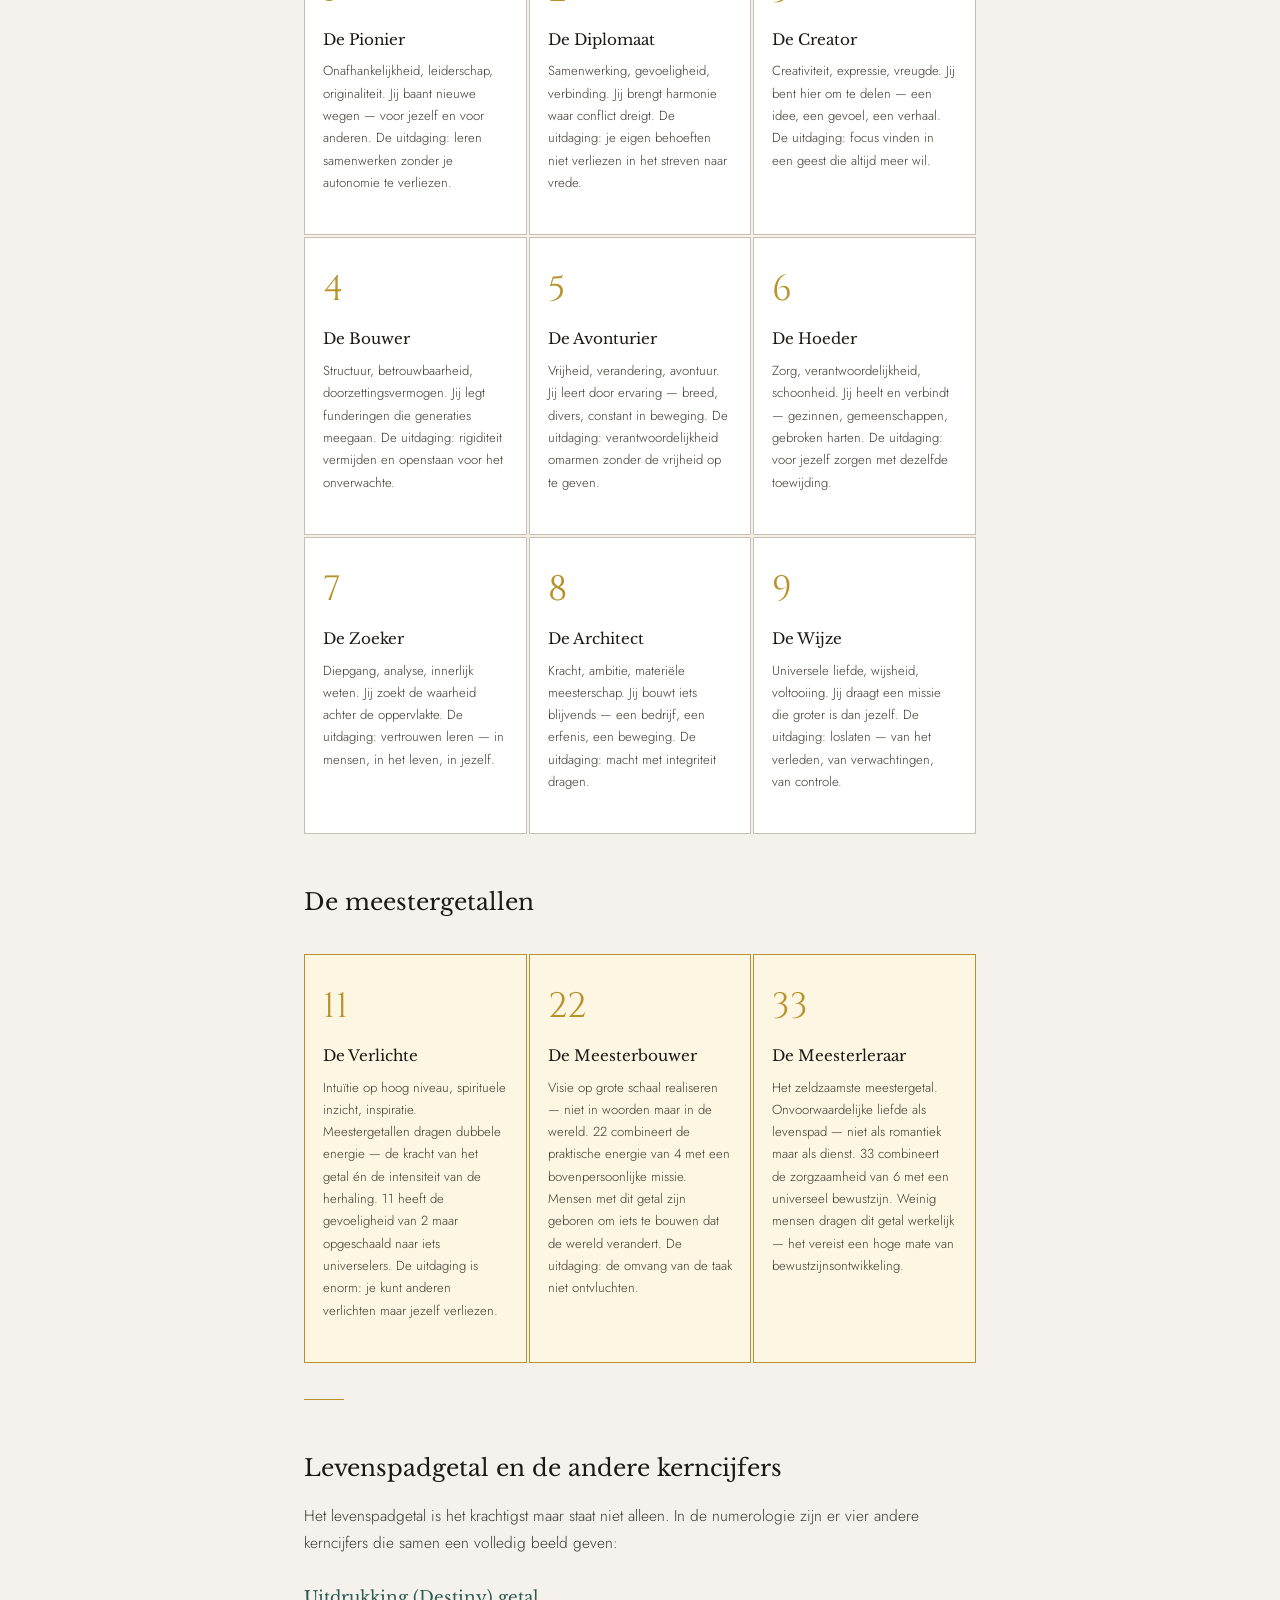
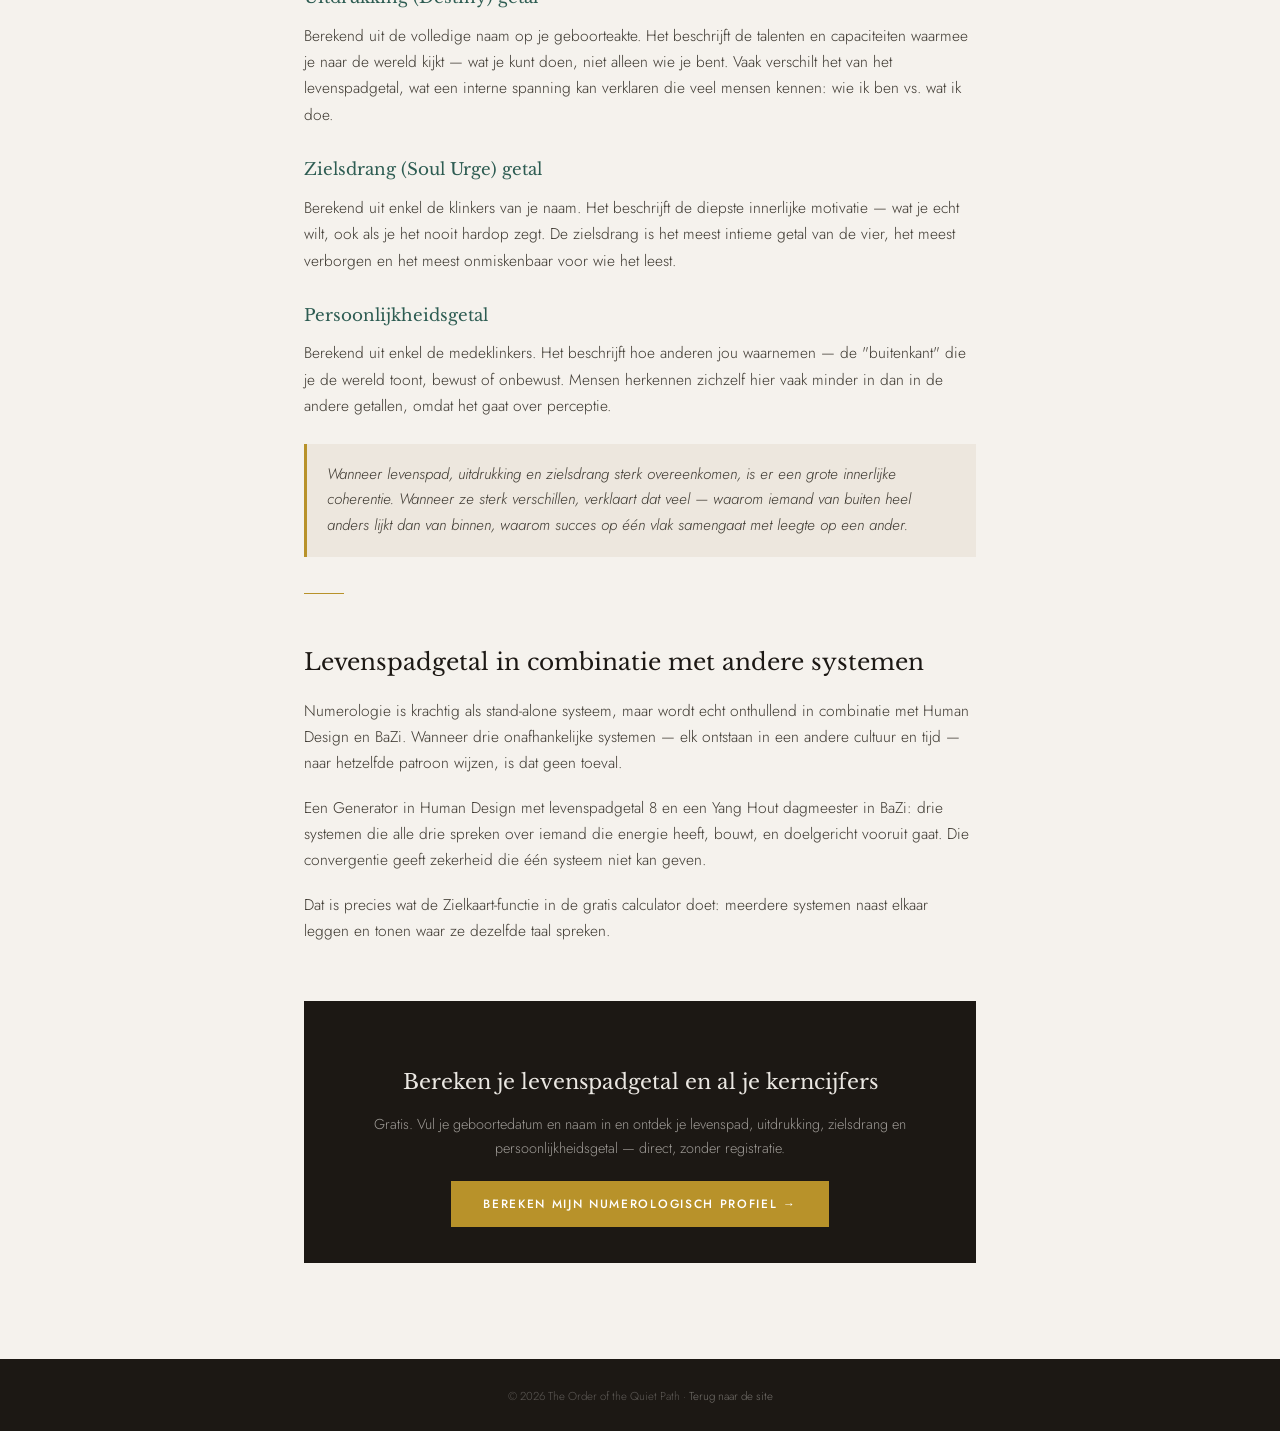
<file: blog/levenspadgetal.html>
<!DOCTYPE html>
<html lang="nl">
<head>
  <meta charset="UTF-8" />
  <meta name="viewport" content="width=device-width, initial-scale=1.0" />
  <title>Levenspadgetal: jouw numerologisch kompas | Het Stille Pad</title>
  <meta name="description" content="Het levenspadgetal is het meest fundamentele getal in de numerologie. Ontdek wat de getallen 1 tot 9 en de meestergetallen 11, 22 en 33 over jouw missie en karakter onthullen." />
  <link rel="canonical" href="https://theorderofthequietpath.github.io/blog/levenspadgetal.html" />
  <link rel="preconnect" href="https://fonts.googleapis.com" />
  <link rel="preconnect" href="https://fonts.gstatic.com" crossorigin />
  <link href="https://fonts.googleapis.com/css2?family=Libre+Baskerville:ital,wght@0,400;0,700;1,400&family=Jost:wght@300;400;500&family=Cinzel:wght@400&display=swap" rel="stylesheet" />
  <style>
    *, *::before, *::after { box-sizing: border-box; margin: 0; padding: 0; }
    body { background: #f5f2ed; color: #1c1814; font-family: 'Jost', sans-serif; font-weight: 300; line-height: 1.7; }
    a { color: inherit; text-decoration: none; }
    :root { --ink: #1c1814; --ink2: #3d3830; --ink3: #7a736a; --sage: #4a7c6f; --sage-dark: #2d5c52; --gold: #b8922a; --gold-lt: #d4ae58; --bg2: #ede7de; --surface: #fff; --stone: #c8bfb0; }
    nav { background: rgba(28,24,20,0.97); padding: 0 40px; height: 60px; display: flex; align-items: center; justify-content: space-between; position: sticky; top: 0; z-index: 100; }
    .nav-logo { font-family: 'Cinzel', serif; font-size: 0.65rem; letter-spacing: 0.2em; color: var(--gold-lt); text-transform: uppercase; }
    .nav-back { font-size: 0.72rem; letter-spacing: 0.08em; color: rgba(245,242,237,0.6); transition: color 0.2s; }
    .nav-back:hover { color: var(--gold-lt); }
    .article-wrap { max-width: 720px; margin: 0 auto; padding: 64px 24px 96px; }
    .article-meta { display: flex; align-items: center; gap: 16px; margin-bottom: 28px; }
    .article-tag { font-family: 'Cinzel', serif; font-size: 0.58rem; letter-spacing: 0.18em; text-transform: uppercase; color: var(--sage); }
    .article-date { font-size: 0.72rem; color: var(--ink3); }
    h1 { font-family: 'Libre Baskerville', serif; font-size: clamp(1.8rem, 4vw, 2.8rem); font-weight: 400; line-height: 1.15; margin-bottom: 24px; }
    h1 em { color: var(--sage-dark); }
    .article-intro { font-size: 1.08rem; color: var(--ink2); line-height: 1.75; margin-bottom: 40px; border-left: 3px solid var(--gold); padding-left: 20px; }
    h2 { font-family: 'Libre Baskerville', serif; font-size: 1.45rem; font-weight: 400; margin: 48px 0 16px; }
    h3 { font-family: 'Libre Baskerville', serif; font-size: 1.05rem; font-weight: 400; margin: 28px 0 10px; color: var(--sage-dark); }
    p { color: var(--ink2); margin-bottom: 18px; font-size: 0.97rem; }
    strong { color: var(--ink); font-weight: 500; }
    .example-box { background: var(--bg2); padding: 20px 22px; border: 1px solid var(--stone); margin: 24px 0; font-size: 0.88rem; }
    .example-box code { font-family: monospace; background: rgba(0,0,0,0.06); padding: 1px 5px; border-radius: 2px; }
    .num-grid { display: grid; grid-template-columns: repeat(3, 1fr); gap: 2px; margin: 32px 0; }
    .num-card { background: var(--surface); border: 1px solid var(--stone); padding: 22px 18px; }
    .num-card--master { background: #fdf6e3; border-color: var(--gold); }
    .num-big { font-family: 'Cinzel', serif; font-size: 2.2rem; color: var(--gold); margin-bottom: 6px; }
    .num-name { font-family: 'Libre Baskerville', serif; font-size: 0.95rem; font-weight: 400; margin-bottom: 8px; }
    .divider { width: 40px; height: 1px; background: var(--gold); margin: 36px 0; }
    .insight { background: var(--bg2); border-left: 3px solid var(--gold); padding: 18px 20px; margin: 24px 0; font-style: italic; font-size: 0.95rem; color: var(--ink2); }
    .cta-block { background: var(--ink); color: rgba(245,242,237,0.9); padding: 36px 32px; margin-top: 56px; text-align: center; }
    .cta-block h3 { font-family: 'Libre Baskerville', serif; font-size: 1.3rem; font-weight: 400; color: rgba(245,242,237,0.95); margin-bottom: 12px; }
    .cta-block p { color: rgba(245,242,237,0.6); font-size: 0.9rem; margin-bottom: 20px; }
    .btn { display: inline-block; font-family: 'Jost', sans-serif; font-size: 0.75rem; font-weight: 500; letter-spacing: 0.14em; text-transform: uppercase; padding: 13px 32px; background: var(--gold); color: #fff; transition: background 0.2s; }
    .btn:hover { background: #9a7520; }
    footer { background: var(--ink); padding: 28px 40px; text-align: center; font-size: 0.72rem; color: rgba(245,242,237,0.3); }
    @media (max-width: 600px) { nav { padding: 0 20px; } .article-wrap { padding: 40px 20px 64px; } .num-grid { grid-template-columns: repeat(2, 1fr); } }
  </style>
</head>
<body>
  <nav>
    <a href="../" class="nav-logo">The Order of the Quiet Path</a>
    <a href="../" class="nav-back">← Terug naar de site</a>
  </nav>

  <article class="article-wrap">
    <div class="article-meta">
      <span class="article-tag">Numerologie</span>
      <span class="article-date">18 maart 2026</span>
    </div>

    <h1>Het levenspadgetal —<br/><em>jouw numerologisch kompas</em></h1>

    <p class="article-intro">Van alle getallen in de numerologie is het levenspadgetal het meest fundamenteel. Het wordt berekend uit je geboortedatum en beschrijft de rode draad van je leven: de thema's die steeds terugkeren, de kwaliteiten die je meebrengt en de uitdagingen die je pad markeren.</p>

    <p>Numerologie is een van de oudste systemen van zelfkennis. Pythagoras — de Griekse wiskundige en filosoof — beschouwde getallen als de taal van het universum. Maar de wortels gaan nog verder: Hebreeuwse Kabbala, Chinese numerologie, Vedische tradities — allemaal kennen ze de symbolische kracht van getallen die terugkeren in je leven.</p>

    <p>Het levenspadgetal is niet je lot. Het is je terrein — de omgeving waarin jij het meest effectief opereert, de kwaliteiten waartoe je van nature geneigd bent, de thema's die je leven structureren of verstoren als je ze niet herkent.</p>

    <div class="divider"></div>
    <h2>Hoe bereken je je levenspadgetal?</h2>

    <p>Je telt de cijfers van je volledige geboortedatum op en reduceert tot één cijfer — tenzij je op 11, 22 of 33 uitkomt: dat zijn meestergetallen die niet verder worden gereduceerd.</p>

    <div class="example-box">
      <strong>Voorbeeld: 14 maart 1990</strong><br/><br/>
      Dag: <code>1 + 4 = 5</code><br/>
      Maand: <code>3</code><br/>
      Jaar: <code>1 + 9 + 9 + 0 = 19 → 1 + 9 = 10 → 1 + 0 = 1</code><br/><br/>
      Totaal: <code>5 + 3 + 1 = 9</code><br/><br/>
      <strong>Levenspadgetal: 9</strong>
    </div>

    <p>Belangrijk: reduceer elke eenheid (dag, maand, jaar) apart voor je ze optelt. Op die manier respecteer je de energetische bijdrage van elk onderdeel. Een andere methode — alle cijfers direct optellen — geeft soms een ander resultaat en is minder nauwkeurig.</p>

    <div class="insight">
      Let op meestergetallen: als je som uitkomt op 11, 22 of 33 — voor de eindreductie — bewaar die dan. Meestergetallen worden niet gereduceerd. Ze dragen een hogere trilling en een intensere uitdaging.
    </div>

    <div class="divider"></div>
    <h2>De negen levenspadgetallen</h2>

    <div class="num-grid">
      <div class="num-card">
        <div class="num-big">1</div>
        <div class="num-name">De Pionier</div>
        <p style="font-size:0.82rem;">Onafhankelijkheid, leiderschap, originaliteit. Jij baant nieuwe wegen — voor jezelf en voor anderen. De uitdaging: leren samenwerken zonder je autonomie te verliezen.</p>
      </div>
      <div class="num-card">
        <div class="num-big">2</div>
        <div class="num-name">De Diplomaat</div>
        <p style="font-size:0.82rem;">Samenwerking, gevoeligheid, verbinding. Jij brengt harmonie waar conflict dreigt. De uitdaging: je eigen behoeften niet verliezen in het streven naar vrede.</p>
      </div>
      <div class="num-card">
        <div class="num-big">3</div>
        <div class="num-name">De Creator</div>
        <p style="font-size:0.82rem;">Creativiteit, expressie, vreugde. Jij bent hier om te delen — een idee, een gevoel, een verhaal. De uitdaging: focus vinden in een geest die altijd meer wil.</p>
      </div>
      <div class="num-card">
        <div class="num-big">4</div>
        <div class="num-name">De Bouwer</div>
        <p style="font-size:0.82rem;">Structuur, betrouwbaarheid, doorzettingsvermogen. Jij legt funderingen die generaties meegaan. De uitdaging: rigiditeit vermijden en openstaan voor het onverwachte.</p>
      </div>
      <div class="num-card">
        <div class="num-big">5</div>
        <div class="num-name">De Avonturier</div>
        <p style="font-size:0.82rem;">Vrijheid, verandering, avontuur. Jij leert door ervaring — breed, divers, constant in beweging. De uitdaging: verantwoordelijkheid omarmen zonder de vrijheid op te geven.</p>
      </div>
      <div class="num-card">
        <div class="num-big">6</div>
        <div class="num-name">De Hoeder</div>
        <p style="font-size:0.82rem;">Zorg, verantwoordelijkheid, schoonheid. Jij heelt en verbindt — gezinnen, gemeenschappen, gebroken harten. De uitdaging: voor jezelf zorgen met dezelfde toewijding.</p>
      </div>
      <div class="num-card">
        <div class="num-big">7</div>
        <div class="num-name">De Zoeker</div>
        <p style="font-size:0.82rem;">Diepgang, analyse, innerlijk weten. Jij zoekt de waarheid achter de oppervlakte. De uitdaging: vertrouwen leren — in mensen, in het leven, in jezelf.</p>
      </div>
      <div class="num-card">
        <div class="num-big">8</div>
        <div class="num-name">De Architect</div>
        <p style="font-size:0.82rem;">Kracht, ambitie, materiële meesterschap. Jij bouwt iets blijvends — een bedrijf, een erfenis, een beweging. De uitdaging: macht met integriteit dragen.</p>
      </div>
      <div class="num-card">
        <div class="num-big">9</div>
        <div class="num-name">De Wijze</div>
        <p style="font-size:0.82rem;">Universele liefde, wijsheid, voltooiing. Jij draagt een missie die groter is dan jezelf. De uitdaging: loslaten — van het verleden, van verwachtingen, van controle.</p>
      </div>
    </div>

    <h2>De meestergetallen</h2>

    <div class="num-grid" style="grid-template-columns: repeat(3,1fr);">
      <div class="num-card num-card--master">
        <div class="num-big">11</div>
        <div class="num-name">De Verlichte</div>
        <p style="font-size:0.82rem;">Intuïtie op hoog niveau, spirituele inzicht, inspiratie. Meestergetallen dragen dubbele energie — de kracht van het getal én de intensiteit van de herhaling. 11 heeft de gevoeligheid van 2 maar opgeschaald naar iets universelers. De uitdaging is enorm: je kunt anderen verlichten maar jezelf verliezen.</p>
      </div>
      <div class="num-card num-card--master">
        <div class="num-big">22</div>
        <div class="num-name">De Meesterbouwer</div>
        <p style="font-size:0.82rem;">Visie op grote schaal realiseren — niet in woorden maar in de wereld. 22 combineert de praktische energie van 4 met een bovenpersoonlijke missie. Mensen met dit getal zijn geboren om iets te bouwen dat de wereld verandert. De uitdaging: de omvang van de taak niet ontvluchten.</p>
      </div>
      <div class="num-card num-card--master">
        <div class="num-big">33</div>
        <div class="num-name">De Meesterleraar</div>
        <p style="font-size:0.82rem;">Het zeldzaamste meestergetal. Onvoorwaardelijke liefde als levenspad — niet als romantiek maar als dienst. 33 combineert de zorgzaamheid van 6 met een universeel bewustzijn. Weinig mensen dragen dit getal werkelijk — het vereist een hoge mate van bewustzijnsontwikkeling.</p>
      </div>
    </div>

    <div class="divider"></div>
    <h2>Levenspadgetal en de andere kerncijfers</h2>

    <p>Het levenspadgetal is het krachtigst maar staat niet alleen. In de numerologie zijn er vier andere kerncijfers die samen een volledig beeld geven:</p>

    <h3>Uitdrukking (Destiny) getal</h3>
    <p>Berekend uit de volledige naam op je geboorteakte. Het beschrijft de talenten en capaciteiten waarmee je naar de wereld kijkt — wat je kunt doen, niet alleen wie je bent. Vaak verschilt het van het levenspadgetal, wat een interne spanning kan verklaren die veel mensen kennen: wie ik ben vs. wat ik doe.</p>

    <h3>Zielsdrang (Soul Urge) getal</h3>
    <p>Berekend uit enkel de klinkers van je naam. Het beschrijft de diepste innerlijke motivatie — wat je echt wilt, ook als je het nooit hardop zegt. De zielsdrang is het meest intieme getal van de vier, het meest verborgen en het meest onmiskenbaar voor wie het leest.</p>

    <h3>Persoonlijkheidsgetal</h3>
    <p>Berekend uit enkel de medeklinkers. Het beschrijft hoe anderen jou waarnemen — de "buitenkant" die je de wereld toont, bewust of onbewust. Mensen herkennen zichzelf hier vaak minder in dan in de andere getallen, omdat het gaat over perceptie.</p>

    <div class="insight">
      Wanneer levenspad, uitdrukking en zielsdrang sterk overeenkomen, is er een grote innerlijke coherentie. Wanneer ze sterk verschillen, verklaart dat veel — waarom iemand van buiten heel anders lijkt dan van binnen, waarom succes op één vlak samengaat met leegte op een ander.
    </div>

    <div class="divider"></div>
    <h2>Levenspadgetal in combinatie met andere systemen</h2>

    <p>Numerologie is krachtig als stand-alone systeem, maar wordt echt onthullend in combinatie met Human Design en BaZi. Wanneer drie onafhankelijke systemen — elk ontstaan in een andere cultuur en tijd — naar hetzelfde patroon wijzen, is dat geen toeval.</p>

    <p>Een Generator in Human Design met levenspadgetal 8 en een Yang Hout dagmeester in BaZi: drie systemen die alle drie spreken over iemand die energie heeft, bouwt, en doelgericht vooruit gaat. Die convergentie geeft zekerheid die één systeem niet kan geven.</p>

    <p>Dat is precies wat de Zielkaart-functie in de gratis calculator doet: meerdere systemen naast elkaar leggen en tonen waar ze dezelfde taal spreken.</p>

    <div class="cta-block">
      <h3>Bereken je levenspadgetal en al je kerncijfers</h3>
      <p>Gratis. Vul je geboortedatum en naam in en ontdek je levenspad, uitdrukking, zielsdrang en persoonlijkheidsgetal — direct, zonder registratie.</p>
      <a href="../instrumenten/" class="btn">Bereken mijn numerologisch profiel →</a>
    </div>
  </article>

  <footer>
    © 2026 The Order of the Quiet Path · <a href="../" style="color:rgba(245,242,237,0.4);">Terug naar de site</a>
  </footer>
</body>
</html>
</file>
